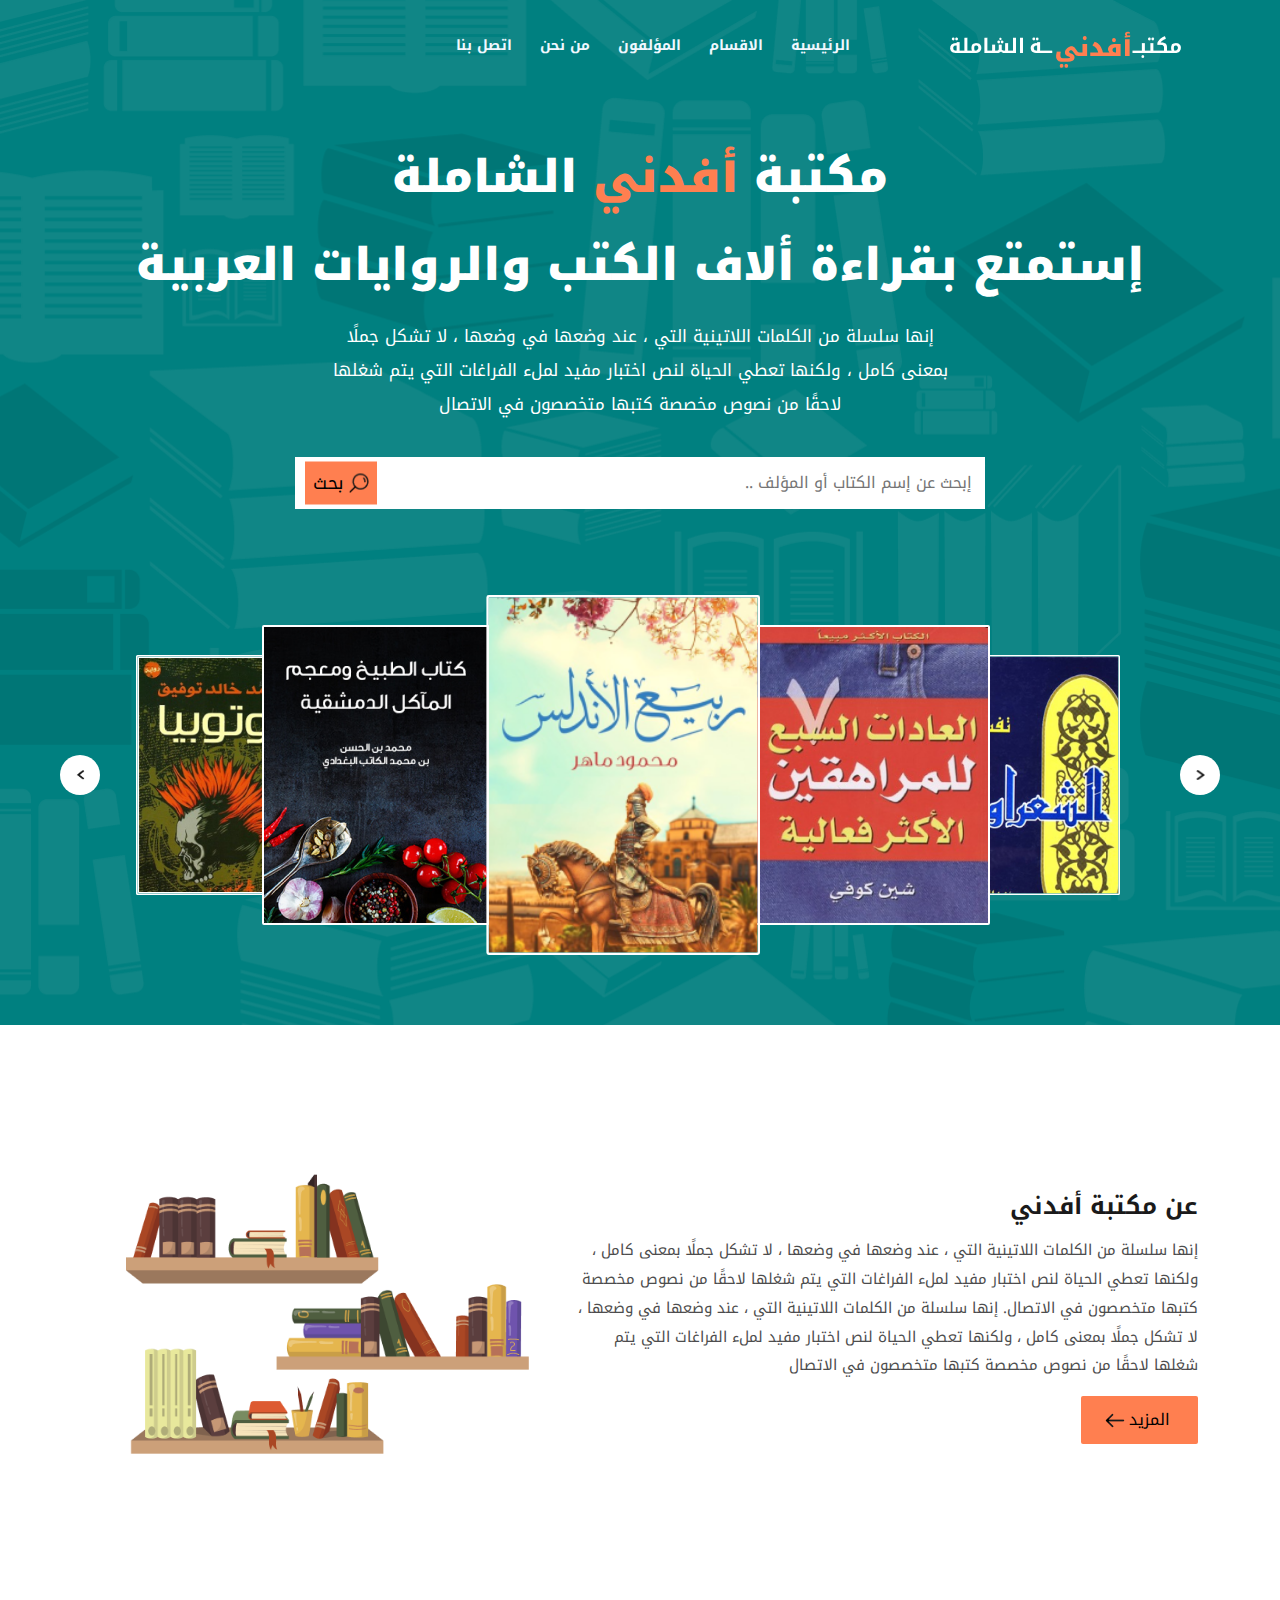
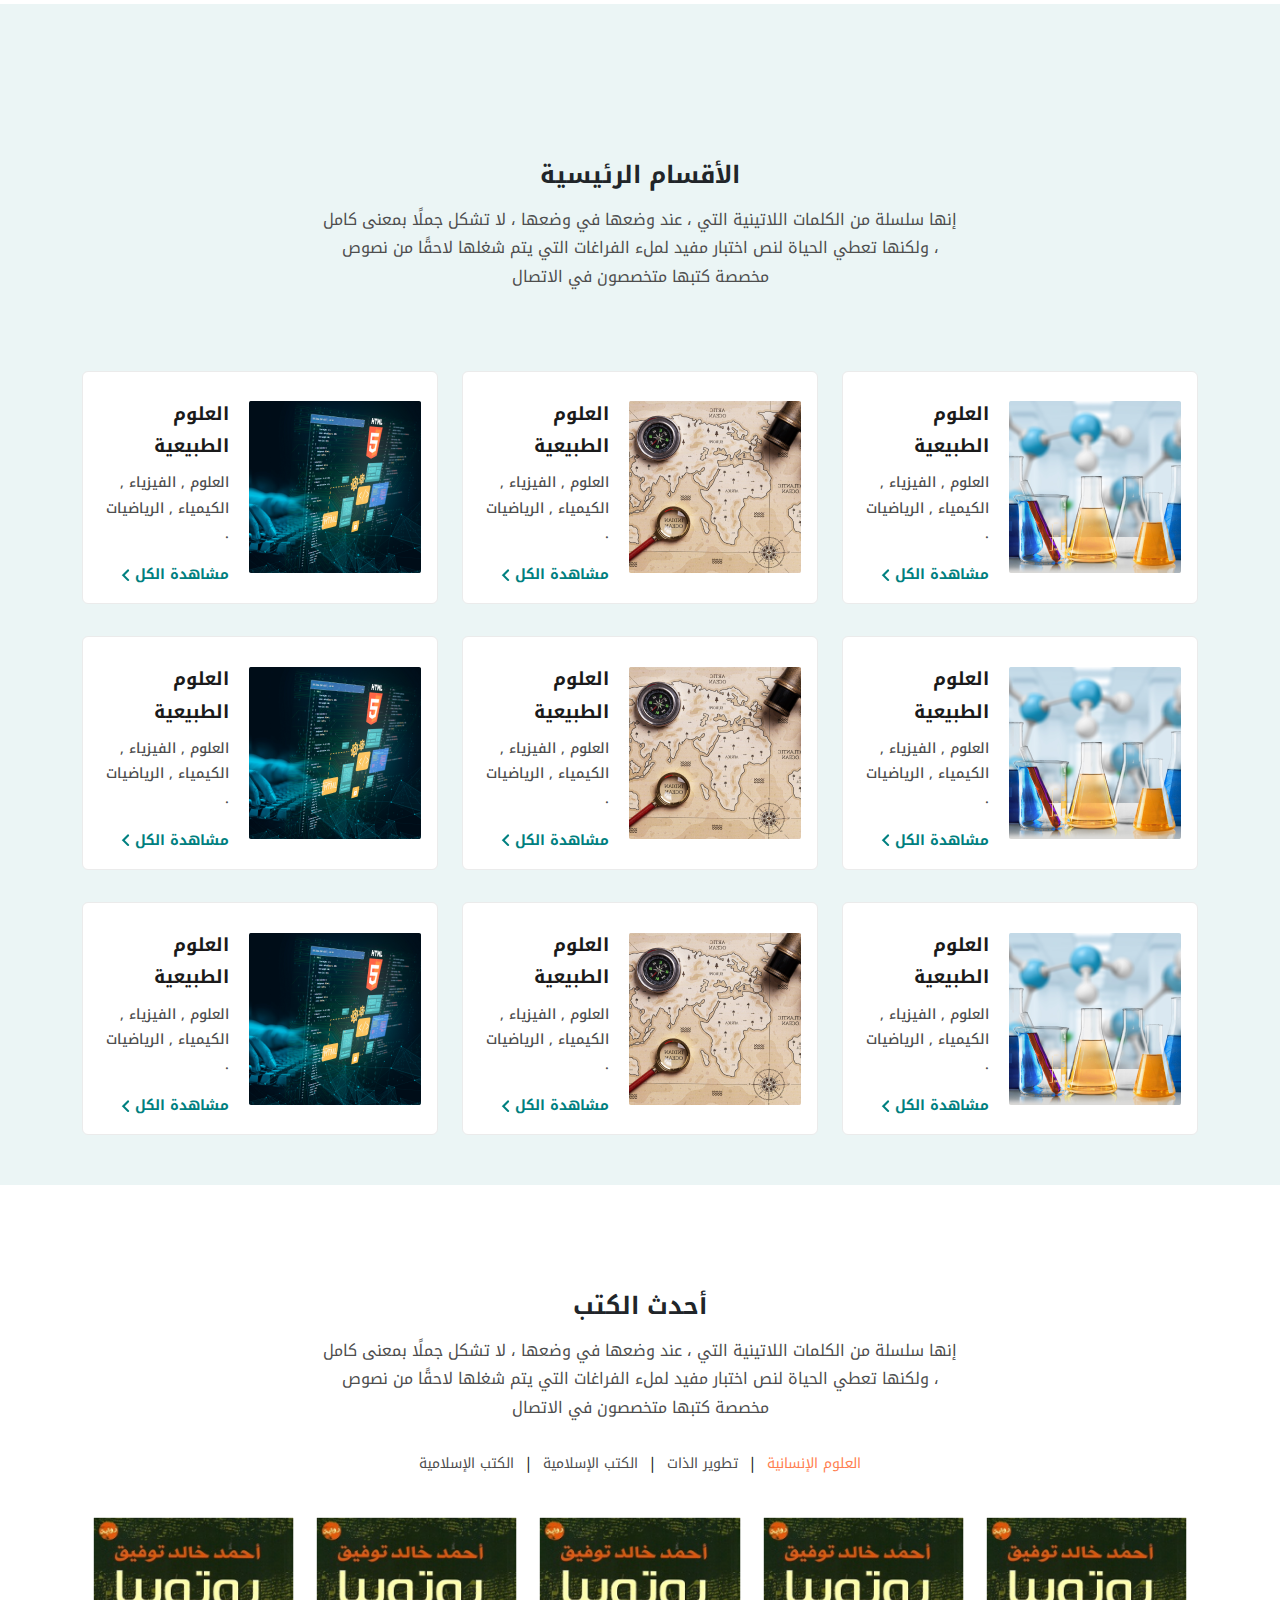
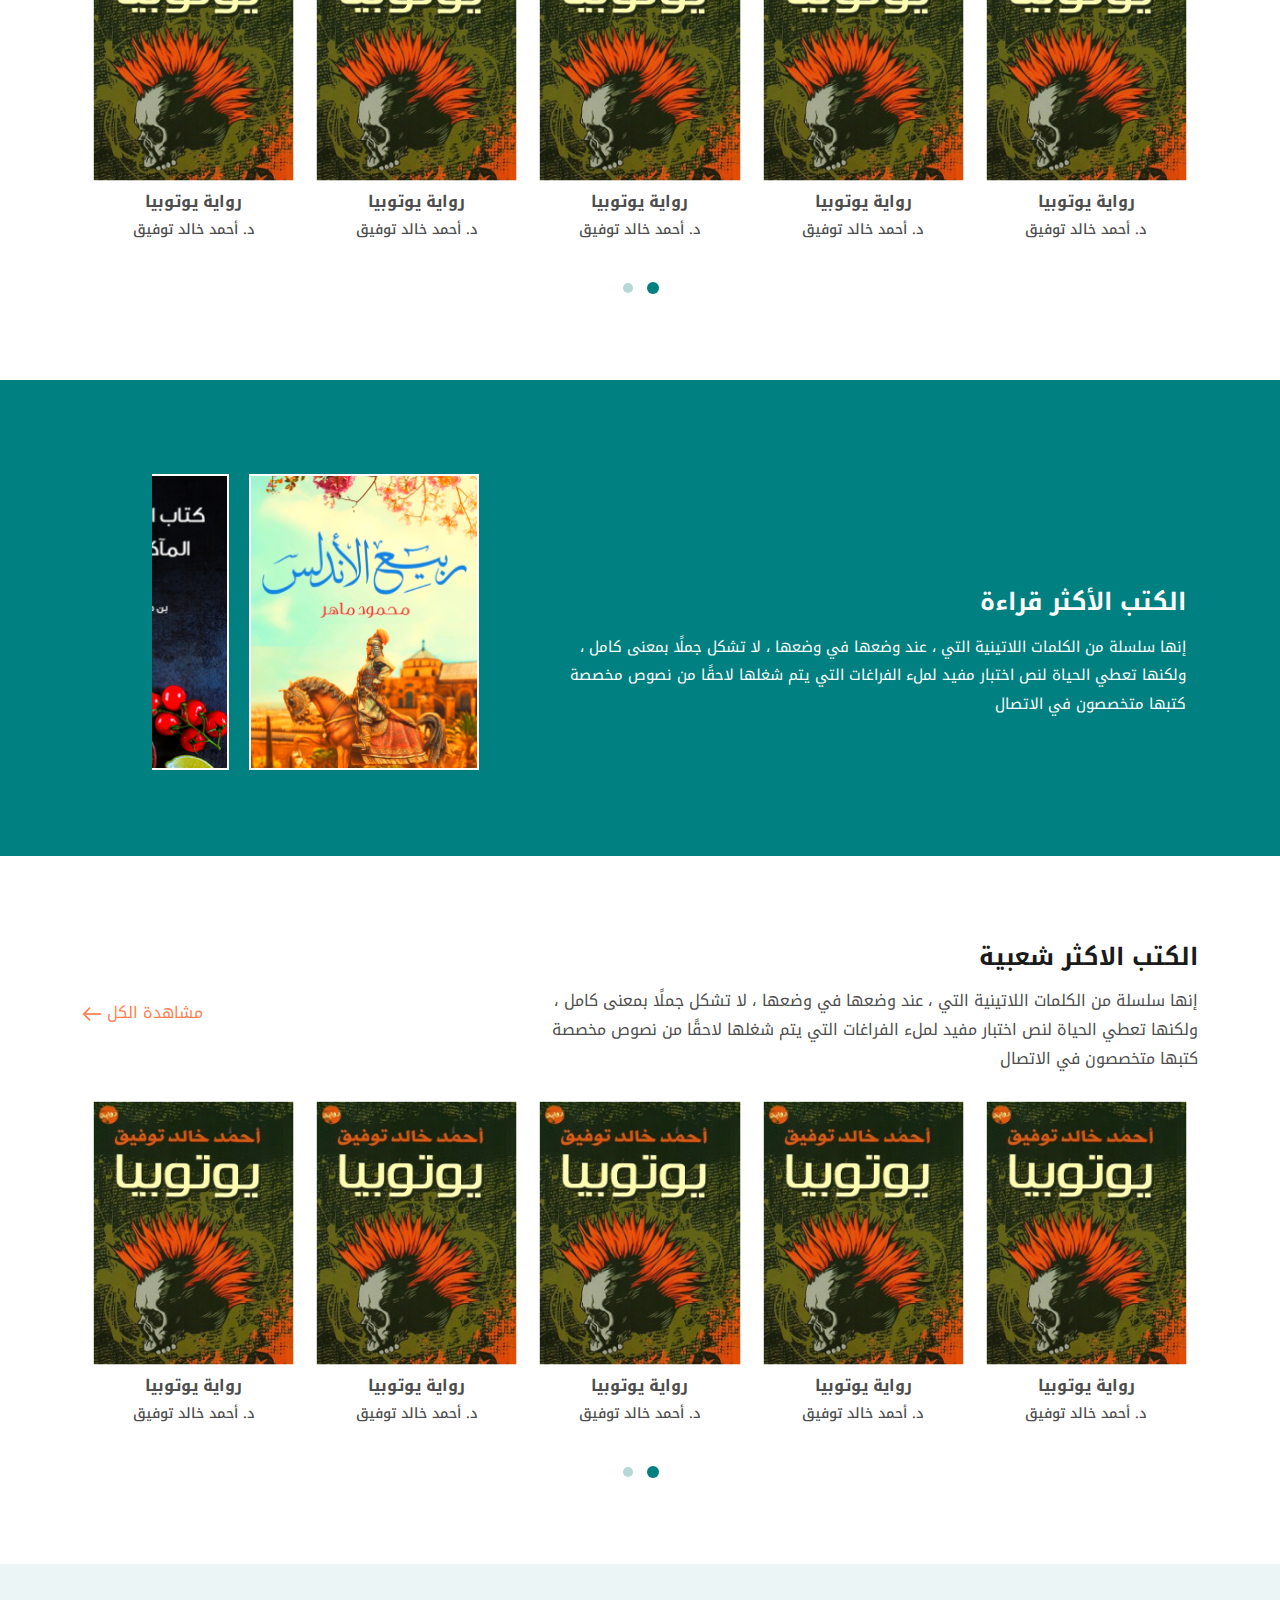
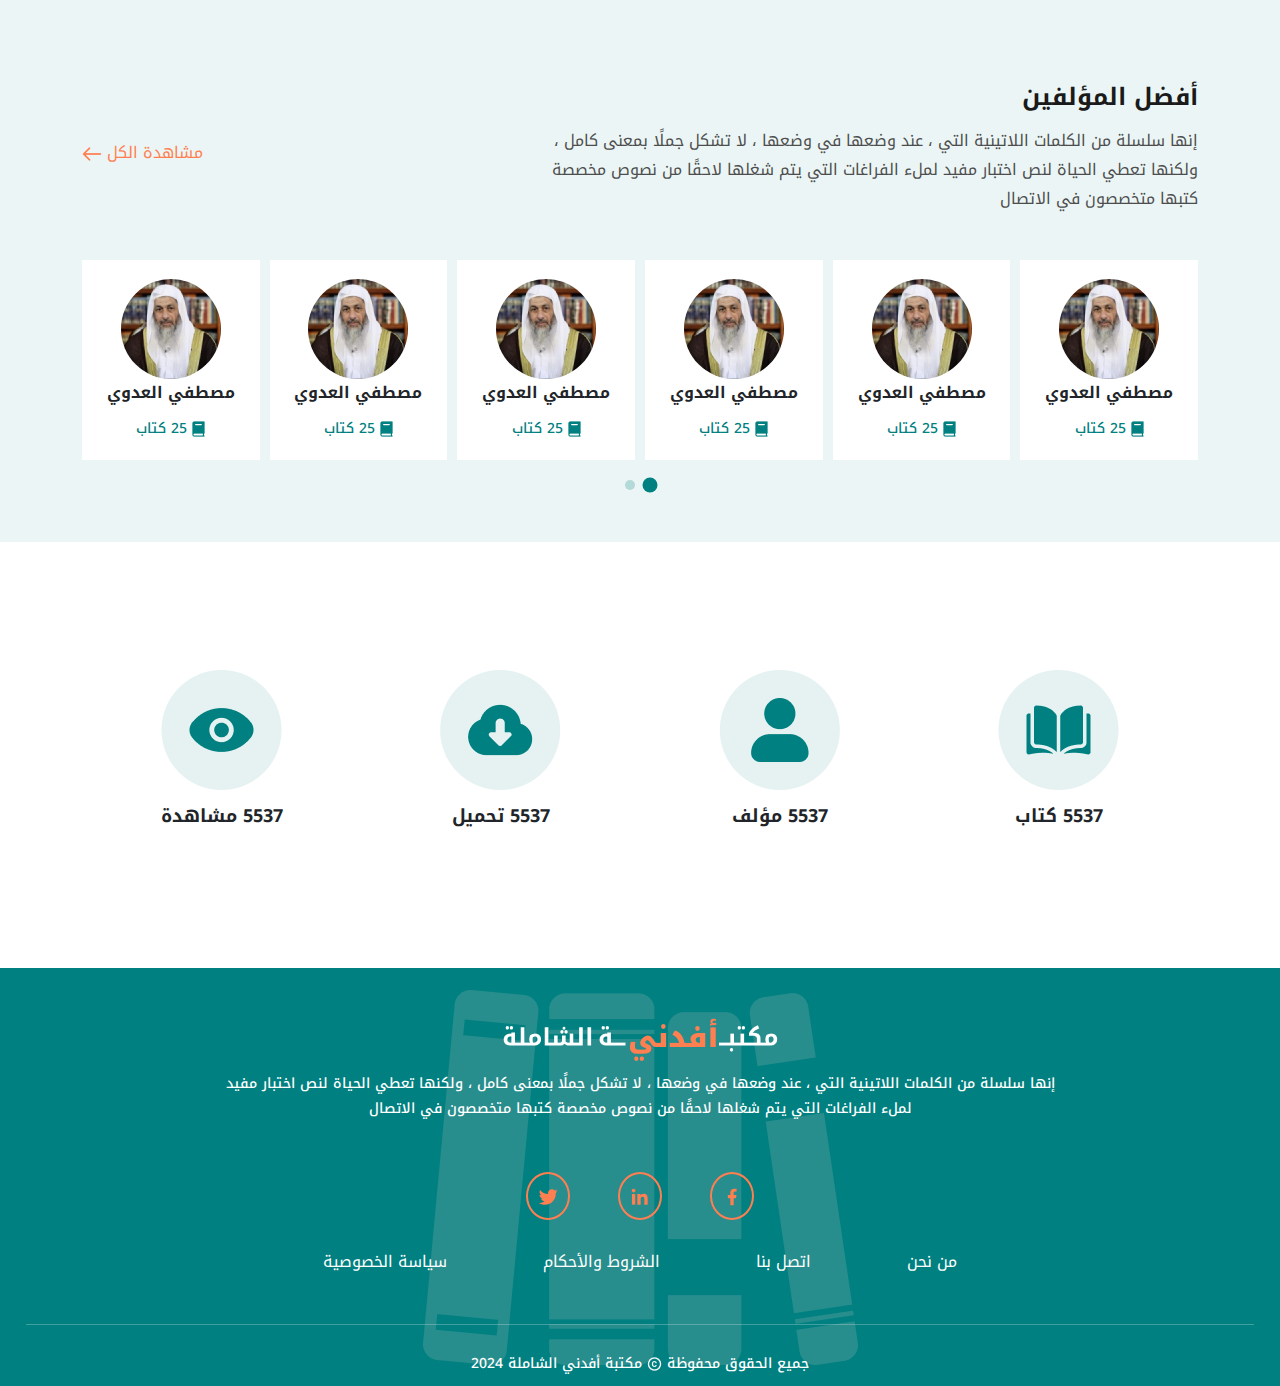
<file: index.html>
<!DOCTYPE html>
<html lang="ar">

<head>
    <meta charset="UTF-8">
    <meta name="viewport" content="width=device-width, initial-scale=1.0">
    <link rel="icon" href="./assets/imgs/liberary.png">

    <!-- font_links -->
    <link rel="preconnect" href="https://fonts.googleapis.com">
    <link rel="preconnect" href="https://fonts.gstatic.com" crossorigin>
    <link href="https://fonts.googleapis.com/css2?family=Noto+Kufi+Arabic:wght@100..900&display=swap" rel="stylesheet">
    <!-- bootstrap -->
    <link href="https://cdn.jsdelivr.net/npm/bootstrap@5.3.3/dist/css/bootstrap.min.css" rel="stylesheet"
        integrity="sha384-QWTKZyjpPEjISv5WaRU9OFeRpok6YctnYmDr5pNlyT2bRjXh0JMhjY6hW+ALEwIH" crossorigin="anonymous">
    <script src="https://cdn.jsdelivr.net/npm/bootstrap@5.3.3/dist/js/bootstrap.bundle.min.js"
        integrity="sha384-YvpcrYf0tY3lHB60NNkmXc5s9fDVZLESaAA55NDzOxhy9GkcIdslK1eN7N6jIeHz"
        crossorigin="anonymous"></script>
    <link rel="stylesheet" type="text/css" href="./css/index.css" />
    <title>أفدني</title>
</head>

<body>
    <div class="home row" id="Home">
        <nav class="navbar navbar-expand-lg w-100">
            <div class="container">

                <button class="navbar-toggler order-lg-1" type="button" data-bs-toggle="collapse"
                    data-bs-target="#navbarNav" aria-controls="navbarNav" aria-expanded="false"
                    aria-label="Toggle navigation">
                    <span class="navbar-toggler-icon"></span>
                </button>
                <div class="navbar_icon"><a href="#Home">
                        <img src="./assets/imgs/icon.png" alt="Home Icon">
                    </a>
                </div>
                <div class="collapse  navbar-collapse order-lg-2" id="navbarNav">
                    <ul class="navbar-nav mx-auto">
                        <li class="nav-item">
                            <a class="nav-link" href="./index.html" onclick="setActive(this)">الرئيسية</a>
                        </li>
                        <li class="nav-item">
                            <a class="nav-link" href="./pages/mainSections.html" onclick="setActive(this)">الاقسام</a>
                        </li>
                        <li class="nav-item">
                            <a class="nav-link" href="./pages/authors.html" onclick="setActive(this)">المؤلفون</a>
                        </li>
                        <li class="nav-item">
                            <a class="nav-link" href="./pages/privaceAndPolicy.html" onclick="setActive(this)">من نحن </a>
                        </li>
                        <li class="nav-item">
                            <a class="nav-link" href="./pages/contactUs.html" onclick="setActive(this)">اتصل بنا</a>
                        </li>
                    </ul>
                </div>

        </nav>

        <div class=" container mid_section">
            <!-- mainHeadersSection -->

            <div class="mid_section-header_container">
                <h2 class="mid_section-header">
                    مكتبة <span class="colored_word">أفدني</span> الشاملة
                </h2>
                <h2 class="mid_section-header">إستمتع بقراءة ألاف الكتب والروايات العربية</h2>

            </div>
            <!-- mainheaderParagraph -->
            <div class="mid_section-header mid_section-paragraph">
                <p>إنها سلسلة من الكلمات اللاتينية التي ، عند وضعها في وضعها ، لا تشكل جملًا بمعنى كامل ، ولكنها تعطي
                    الحياة لنص اختبار مفيد لملء الفراغات التي يتم شغلها لاحقًا من نصوص مخصصة كتبها متخصصون في الاتصال
                </p>
            </div>

            <!-- searchInput -->

            <div class="inputGroup">

                <button class='search-icon'>
                    <img src="./assets/imgs/search.png" /> <span>بحث</span>

                </button>
                <input type="text" placeholder='إبحث عن إسم الكتاب أو المؤلف ..' />
            </div>


            <!-- slider -->

            <div id="carouselExample" class="slider-container ">
                <div class="slider">
                    <a href="./pages/booksDetails.html" class="book-slide prev-2"><img src="./assets/imgs/image 86.png"
                            alt="Book 1"></a>
                    <a href="./pages/booksDetails.html" class="book-slide next-2"><img src="./assets/imgs/story.png" alt="Book 5"></a>
                    <a href="./pages/booksDetails.html" class="book-slide next-1"><img src="./assets/imgs/book 2.png" alt="Book 4"></a>
                    <a href="./pages/booksDetails.html" class="book-slide active"><img src="./assets/imgs/book1.png" alt="Book 3"></a>
                    <a href="./pages/booksDetails.html" class="book-slide prev-1"><img src="./assets/imgs/image 95.png"
                            alt="Book 2"></a>
                </div>
                <button class="prev carousel-control-prev">
                    <span class="carousel-control-prev-icon" aria-hidden="true"></span>
                    <span class="visually-hidden">Previous</span>
                </button>
                <button class="next carousel-control-next">
                    <span class="carousel-control-next-icon" aria-hidden="true"></span>
                    <span class="visually-hidden">Next</span>
                </button>
            </div>

        </div>

    </div>


    <!-- secondSection -->
    <div class="afedny_liberary container">
        <div class="afedny_liberary_about">
            <h3>عن مكتبة أفدني</h3>
            <p>إنها سلسلة من الكلمات اللاتينية التي ، عند وضعها في وضعها ، لا تشكل جملًا بمعنى كامل ، ولكنها تعطي الحياة
                لنص اختبار مفيد لملء الفراغات التي يتم شغلها لاحقًا من نصوص مخصصة كتبها متخصصون في الاتصال. إنها سلسلة
                من الكلمات اللاتينية التي ، عند وضعها في وضعها
                ، لا تشكل جملًا بمعنى كامل ، ولكنها تعطي الحياة لنص اختبار مفيد لملء
                الفراغات التي يتم شغلها لاحقًا من نصوص مخصصة كتبها متخصصون في الاتصال
            </p>

            <button type="button"><span class="mx-1">المزيد</span><img src="./assets/imgs/arrow-to-left.png"></button>
        </div>
        <div class="liberary_image">
            <img src="./assets/imgs/liberary.png">
        </div>

    </div>

    <!-- Sections -->
    <div class="section_category" id="Sections">
        <div class="container">
            <div class="section_category-paragraph">
                <h2>الأقسام الرئيسية</h2>
                <p>إنها سلسلة من الكلمات اللاتينية التي ، عند وضعها في وضعها ، لا تشكل جملًا بمعنى كامل ، ولكنها تعطي
                    الحياة لنص اختبار مفيد لملء الفراغات التي يتم شغلها لاحقًا من نصوص مخصصة كتبها متخصصون في الاتصال
                </p>
            </div>
            <div class="row mt-5">

                <!-- Card 1 -->
                <div class="col-md-4">
                    <div class="card">
                        <div class="card-body d-flex">
                            <img src="./assets/imgs/science (1).png" class="card-img-right" alt="Card image">

                            <div class="card-text">
                                <h3>العلوم الطبيعية</h3>
                                <p>العلوم , الفيزياء , الكيمياء , الرياضيات .</p>
                                <a href="#" class="">مشاهدة الكل <span><img src="./assets/imgs/Vector 2.png"
                                            alt=""></span></a>

                            </div>
                        </div>
                    </div>
                </div>
                <!-- Card 2 -->

                <div class="col-md-4">
                    <div class="card">
                        <div class="card-body d-flex">
                            <img src="./assets/imgs/geo.png" class="card-img-right" alt="Card image">

                            <div class="card-text">
                                <h3>العلوم الطبيعية</h3>
                                <p>العلوم , الفيزياء , الكيمياء , الرياضيات .</p>
                                <a href="#" class="">مشاهدة الكل <span><img src="./assets/imgs/Vector 2.png"
                                            alt=""></span></a>

                            </div>
                        </div>
                    </div>
                </div>
                <!-- Card 3 -->
                <div class="col-md-4">
                    <div class="card">
                        <div class="card-body d-flex">
                            <img src="./assets/imgs/computer.png" class="card-img-right" alt="Card image">

                            <div class="card-text">
                                <h3>العلوم الطبيعية</h3>
                                <p>العلوم , الفيزياء , الكيمياء , الرياضيات .</p>
                                <a href="#" class="">مشاهدة الكل <span><img src="./assets/imgs/Vector 2.png"
                                            alt=""></span></a>

                            </div>
                        </div>
                    </div>
                </div>
                <!-- Card 1 -->
                <div class="col-md-4">
                    <div class="card">
                        <div class="card-body d-flex">
                            <img src="./assets/imgs/science (1).png" class="card-img-right" alt="Card image">

                            <div class="card-text">
                                <h3>العلوم الطبيعية</h3>
                                <p>العلوم , الفيزياء , الكيمياء , الرياضيات .</p>
                                <a href="#" class="">مشاهدة الكل <span><img src="./assets/imgs/Vector 2.png"
                                            alt=""></span></a>

                            </div>
                        </div>
                    </div>
                </div>
                <!-- Card 2 -->

                <div class="col-md-4">
                    <div class="card">
                        <div class="card-body d-flex">
                            <img src="./assets/imgs/geo.png" class="card-img-right" alt="Card image">

                            <div class="card-text">
                                <h3>العلوم الطبيعية</h3>
                                <p>العلوم , الفيزياء , الكيمياء , الرياضيات .</p>
                                <a href="#" class="">مشاهدة الكل <span><img src="./assets/imgs/Vector 2.png"
                                            alt=""></span></a>

                            </div>
                        </div>
                    </div>
                </div>
                <!-- Card 3 -->
                <div class="col-md-4">
                    <div class="card">
                        <div class="card-body d-flex">
                            <img src="./assets/imgs/computer.png" class="card-img-right" alt="Card image">

                            <div class="card-text">
                                <h3>العلوم الطبيعية</h3>
                                <p>العلوم , الفيزياء , الكيمياء , الرياضيات .</p>
                                <a href="#" class="">مشاهدة الكل <span><img src="./assets/imgs/Vector 2.png"
                                            alt=""></span></a>

                            </div>
                        </div>
                    </div>
                </div>
                <!-- Card 1 -->
                <div class="col-md-4">
                    <div class="card">
                        <div class="card-body d-flex">
                            <img src="./assets/imgs/science (1).png" class="card-img-right" alt="Card image">

                            <div class="card-text">
                                <h3>العلوم الطبيعية</h3>
                                <p>العلوم , الفيزياء , الكيمياء , الرياضيات .</p>
                                <a href="#" class="">مشاهدة الكل <span><img src="./assets/imgs/Vector 2.png"
                                            alt=""></span></a>

                            </div>
                        </div>
                    </div>
                </div>
                <!-- Card 2 -->

                <div class="col-md-4">
                    <div class="card">
                        <div class="card-body d-flex">
                            <img src="./assets/imgs/geo.png" class="card-img-right" alt="Card image">

                            <div class="card-text">
                                <h3>العلوم الطبيعية</h3>
                                <p>العلوم , الفيزياء , الكيمياء , الرياضيات .</p>
                                <a href="#" class="">مشاهدة الكل <span><img src="./assets/imgs/Vector 2.png"
                                            alt=""></span></a>

                            </div>
                        </div>
                    </div>
                </div>
                <!-- Card 3 -->
                <div class="col-md-4">
                    <div class="card">
                        <div class="card-body d-flex">
                            <img src="./assets/imgs/computer.png" class="card-img-right" alt="Card image">

                            <div class="card-text">
                                <h3>العلوم الطبيعية</h3>
                                <p>العلوم , الفيزياء , الكيمياء , الرياضيات .</p>
                                <a href="#" class="">مشاهدة الكل <span><img src="./assets/imgs/Vector 2.png"
                                            alt=""></span></a>

                            </div>
                        </div>
                    </div>
                </div>



            </div>



        </div>
    </div>

    <!-- newest Books -->
    <div class="newest_books container">
        <div class="section_category-paragraph">
            <h2>أحدث الكتب</h2>
            <p>إنها سلسلة من الكلمات اللاتينية التي ، عند وضعها في وضعها ، لا تشكل جملًا بمعنى كامل ، ولكنها تعطي
                الحياة لنص اختبار مفيد لملء الفراغات التي يتم شغلها لاحقًا من نصوص مخصصة كتبها متخصصون في الاتصال
            </p>
        </div>

        <div class="newest_books-links">
            <a href="" class="active">العلوم الإنسانية</a> <span>|</span>
            <a href="">تطوير الذات</a><span>|</span>
            <a href="">الكتب الإسلامية</a><span>|</span>
            <a href="">الكتب الإسلامية</a>
        </div>

        <div class="slider-container2">
            <div class="slider-wrapper2">
                <div class="story_slides">
                    <!-- First Slide with 5 images -->
                    <div>

                        <a href="">
                            <img src="./assets/imgs/story.png" alt="Image 1">
                        </a>
                        <h5>رواية يوتوبيا</h5>
                        <p>د. أحمد خالد توفيق</p>
                    </div>
                    <div>
                        <img src="./assets/imgs/story.png" alt="Image 1">
                        <h5>رواية يوتوبيا</h5>
                        <p>د. أحمد خالد توفيق</p>
                    </div>
                    <div>
                        <img src="./assets/imgs/story.png" alt="Image 1">
                        <h5>رواية يوتوبيا</h5>
                        <p>د. أحمد خالد توفيق</p>
                    </div>
                    <div>
                        <img src="./assets/imgs/story.png" alt="Image 1">
                        <h5>رواية يوتوبيا</h5>
                        <p>د. أحمد خالد توفيق</p>
                    </div>
                    <div>
                        <img src="./assets/imgs/story.png" alt="Image 1">
                        <h5>رواية يوتوبيا</h5>
                        <p>د. أحمد خالد توفيق</p>
                    </div>
                    <!-- Repeat for 5 images -->
                </div>
                <div class="slide2">
                    <!-- Subsequent slides with 10 images each -->
                    <div>
                        <img src="./assets/imgs/book1.png" alt="Image 1">
                        <h5>رواية يوتوبيا</h5>
                        <p>د. أحمد خالد توفيق</p>
                    </div>
                    <div>
                        <img src="./assets/imgs/book1.png" alt="Image 1">
                        <h5>رواية يوتوبيا</h5>
                        <p>د. أحمد خالد توفيق</p>
                    </div>
                    <div>
                        <img src="./assets/imgs/book1.png" alt="Image 1">
                        <h5>رواية يوتوبيا</h5>
                        <p>د. أحمد خالد توفيق</p>
                    </div>
                    <div>
                        <img src="./assets/imgs/book1.png" alt="Image 1">
                        <h5>رواية يوتوبيا</h5>
                        <p>د. أحمد خالد توفيق</p>
                    </div>
                    <div>
                        <img src="./assets/imgs/book1.png" alt="Image 1">
                        <h5>رواية يوتوبيا</h5>
                        <p>د. أحمد خالد توفيق</p>
                    </div>
                    <!-- Repeat for 10 images -->
                </div>
                <!-- Add more slides as needed -->
            </div>
            <div class="slider-nav">
                <span class="dot" onclick="currentSlide(1)"></span>
                <span class="dot" onclick="currentSlide(2)"></span>
                <!-- Add more dots as needed -->
            </div>
        </div>



    </div>

    <!-- most Readed -->
    <div class="w-100  most_readed_section">
        <div class="most_readed container ">
            <div class="most_readed-paragraph container ">
                <h3> الكتب الأكثر قراءة</h3>
                <p>
                    إنها سلسلة من الكلمات اللاتينية التي ، عند وضعها في وضعها ، لا تشكل جملًا بمعنى كامل ، ولكنها تعطي
                    الحياة لنص اختبار مفيد لملء الفراغات التي يتم شغلها لاحقًا من نصوص مخصصة كتبها متخصصون في الاتصال

                </p>
            </div>
            <div class="most_readed_wrapper mt-4">
                <ul class="most_readed_items">
                    <li class="most_readed_item">
                        <a href=""> <img src="./assets/imgs/book1.png"></a>
                    </li>
                    <li class="most_readed_item">
                        <a href=""> <img src="./assets/imgs/book 2.png"></a>
                    </li>
                    <li class="most_readed_item">
                        <a href=""> <img src="./assets/imgs/book1.png"></a>
                    </li>
                    <li class="most_readed_item">
                        <a href=""> <img src="./assets/imgs/book 2.png"></a>
                    </li>
                    <li class="most_readed_item">
                        <a href=""> <img src="./assets/imgs/book 2.png"></a>
                    </li>


                </ul>
            </div>

        </div>
    </div>


    <!-- most poular books -->
    <div class="most_popular container">
        <div class="most_popular_paragraph">
            <div class="">
                <h3>الكتب الاكثر شعبية</h3>
                <p>إنها سلسلة من الكلمات اللاتينية التي ، عند وضعها في وضعها ، لا تشكل جملًا بمعنى كامل ، ولكنها تعطي
                    الحياة لنص اختبار مفيد لملء الفراغات التي يتم شغلها لاحقًا من نصوص مخصصة كتبها متخصصون في الاتصال
                </p>
            </div>
            <div class="show_all">
                <a href="">
                    <span>مشاهدة الكل <img src="./assets/imgs/arrow 2.png" alt=""></span>
                </a>
            </div>
        </div>

        <div>
            <div class="slider-container3">
                <div class="slider-wrapper3">
                    <div class="story_slides1">
                        <div>

                            <a href="">
                                <img src="./assets/imgs/story.png" alt="Image 1">
                            </a>
                            <h5>رواية يوتوبيا</h5>
                            <p>د. أحمد خالد توفيق</p>
                        </div>
                        <div>
                            <img src="./assets/imgs/story.png" alt="Image 1">
                            <h5>رواية يوتوبيا</h5>
                            <p>د. أحمد خالد توفيق</p>
                        </div>
                        <div>
                            <img src="./assets/imgs/story.png" alt="Image 1">
                            <h5>رواية يوتوبيا</h5>
                            <p>د. أحمد خالد توفيق</p>
                        </div>
                        <div>
                            <img src="./assets/imgs/story.png" alt="Image 1">
                            <h5>رواية يوتوبيا</h5>
                            <p>د. أحمد خالد توفيق</p>
                        </div>
                        <div>
                            <img src="./assets/imgs/story.png" alt="Image 1">
                            <h5>رواية يوتوبيا</h5>
                            <p>د. أحمد خالد توفيق</p>
                        </div>
                    </div>
                    <div class="slide3">
                        <div>
                            <img src="./assets/imgs/story.png" alt="Image 1">
                            <h5>رواية يوتوبيا</h5>
                            <p>د. أحمد خالد توفيق</p>
                        </div>
                        <div>
                            <img src="./assets/imgs/story.png" alt="Image 1">
                            <h5>رواية يوتوبيا</h5>
                            <p>د. أحمد خالد توفيق</p>
                        </div>
                        <div>
                            <img src="./assets/imgs/story.png" alt="Image 1">
                            <h5>رواية يوتوبيا</h5>
                            <p>د. أحمد خالد توفيق</p>
                        </div>
                        <div>
                            <img src="./assets/imgs/story.png" alt="Image 1">
                            <h5>رواية يوتوبيا</h5>
                            <p>د. أحمد خالد توفيق</p>
                        </div>
                        <div>
                            <img src="./assets/imgs/story.png" alt="Image 1">
                            <h5>رواية يوتوبيا</h5>
                            <p>د. أحمد خالد توفيق</p>
                        </div>
                    </div>
                </div>
                <div class="slider-nav2">
                    <span class="dot1" onclick="currentSlide2(1)"></span>
                    <span class="dot1" onclick="currentSlide2(2)"></span>
                </div>
            </div>
        </div>



    </div>


    <!-- best Authors -->
    <div class="best_authors" id="Authors">
        <div class="most_popular container">
            <div class="most_popular_paragraph">
                <div class="">
                    <h3>أفضل المؤلفين</h3>
                    <p>إنها سلسلة من الكلمات اللاتينية التي ، عند وضعها في وضعها ، لا تشكل جملًا بمعنى كامل ، ولكنها
                        تعطي الحياة لنص اختبار مفيد لملء الفراغات التي يتم شغلها لاحقًا من نصوص مخصصة كتبها متخصصون في
                        الاتصال</p>
                </div>
                <div class="show_all">
                    <a href="">
                        <span>مشاهدة الكل <img src="./assets/imgs/arrow 2.png" alt=""></span>
                    </a>
                </div>
            </div>
        </div>

        <div>
            <div class="autor_slider-container container">
                <div id="slide1" class="card-slide active-slide">
                    <div class="author_card">
                        <img src="./assets/imgs/author.png" class="author_img">
                        <h3>مصطفي العدوي</h3>
                        <span><img src="./assets/imgs/book.png"> 25 كتاب</span>
                    </div>

                    <div class="author_card">
                        <img src="./assets/imgs/author.png" class="author_img">
                        <h3>مصطفي العدوي</h3>
                        <span><img src="./assets/imgs/book.png"> 25 كتاب</span>
                    </div>
                    <div class="author_card">
                        <img src="./assets/imgs/author.png" class="author_img">
                        <h3>مصطفي العدوي</h3>
                        <span><img src="./assets/imgs/book.png"> 25 كتاب</span>
                    </div>
                    <div class="author_card">
                        <img src="./assets/imgs/author.png" class="author_img">
                        <h3>مصطفي العدوي</h3>
                        <span><img src="./assets/imgs/book.png"> 25 كتاب</span>
                    </div>
                    <div class="author_card">
                        <img src="./assets/imgs/author.png" class="author_img">
                        <h3>مصطفي العدوي</h3>
                        <span><img src="./assets/imgs/book.png"> 25 كتاب</span>
                    </div>
                    <div class="author_card">
                        <img src="./assets/imgs/author.png" class="author_img">
                        <h3>مصطفي العدوي</h3>
                        <span><img src="./assets/imgs/book.png"> 25 كتاب</span>
                    </div>

                </div>

                <div id="slide2" class="card-slide">
                    <div class="author_card">
                        <img src="./assets/imgs/book 2.png" class="author_img">
                        <h3>مصطفي العدوي</h3>
                        <span><img src="./assets/imgs/book.png"> 25 كتاب</span>
                    </div>
                    <div class="author_card">
                        <img src="./assets/imgs/author.png" class="author_img">
                        <h3>مصطفي العدوي</h3>
                        <span><img src="./assets/imgs/book.png"> 25 كتاب</span>
                    </div>
                    <div class="author_card">
                        <img src="./assets/imgs/author.png" class="author_img">
                        <h3>مصطفي العدوي</h3>
                        <span><img src="./assets/imgs/book.png"> 25 كتاب</span>
                    </div>
                    <div class="author_card">
                        <img src="./assets/imgs/author.png" class="author_img">
                        <h3>مصطفي العدوي</h3>
                        <span><img src="./assets/imgs/book.png"> 25 كتاب</span>
                    </div>
                    <div class="author_card">
                        <img src="./assets/imgs/author.png" class="author_img">
                        <h3>مصطفي العدوي</h3>
                        <span><img src="./assets/imgs/book.png"> 25 كتاب</span>
                    </div>
                    <div class="author_card">
                        <img src="./assets/imgs/author.png" class="author_img">
                        <h3>مصطفي العدوي</h3>
                        <span><img src="./assets/imgs/book.png"> 25 كتاب</span>
                    </div>
                </div>

                <div class="author_buttons">
                    <button onclick="showSlider('slide1')" class="autor_btn"></button>
                    <button onclick="showSlider('slide2')" class="autor_btn"></button>
                </div>
            </div>
        </div>
    </div>


    <!-- statistics Section -->
    <div class="container">
        <div class="row statistics">
            <div class="stat_section col-12 col-sm-6 col-md-3 d-flex flex-column align-items-center text-center">
                <img src="./assets/imgs/Frame 427322287.png" alt="Books">
                <h3>5537 كتاب</h3>
            </div>
            <div class="stat_section col-12 col-sm-6 col-md-3 d-flex flex-column align-items-center text-center">
                <img src="./assets/imgs/Frame 427322287 (1).png" alt="Authors">
                <h3>5537 مؤلف</h3>
            </div>
            <div class="stat_section col-12 col-sm-6 col-md-3 d-flex flex-column align-items-center text-center">
                <img src="./assets/imgs/Frame 427322287 (2).png" alt="Downloads">
                <h3>5537 تحميل</h3>
            </div>
            <div class="stat_section col-12 col-sm-6 col-md-3 d-flex flex-column align-items-center text-center">
                <img src="./assets/imgs/Frame 427322287 (3).png" alt="Views">
                <h3>5537 مشاهدة</h3>
            </div>
        </div>
    </div>



    <!-- footer -->
    <div class="footer mt-5">
        <div class="container footer_paragraph">
            <img src="./assets/imgs/Frame 427322221.png">
            <p>إنها سلسلة من الكلمات اللاتينية التي ، عند وضعها في وضعها ، لا تشكل جملًا بمعنى كامل ، ولكنها تعطي الحياة
                لنص اختبار مفيد لملء الفراغات التي يتم شغلها لاحقًا من نصوص مخصصة كتبها متخصصون في الاتصال
            </p>

        </div>

        <div class="footer_icons">
            <div class="social_media">
                <img src="./assets/imgs/fb.svg">
            </div>
            <div class="social_media">
                <img src="./assets/imgs/linkedin.svg">
            </div>
            <div class="social_media">
                <img src="./assets/imgs/twitter.svg">
            </div>
        </div>

        <div class="footer_links">
            <a href="">من نحن</a>
            <a href="">اتصل بنا</a>
            <a href="">الشروط والأحكام</a>
            <a href="">سياسة الخصوصية</a>
        </div>

        <hr>
        <div class="all_rights">
            <span>جميع الحقوق محفوظة </span><img src="./assets/imgs/Vector.png">
            <span>مكتبة أفدني الشاملة 2024</span>
        </div>

    </div>

    <script src="./js/index.js"></script>

</body>

</html>
</file>
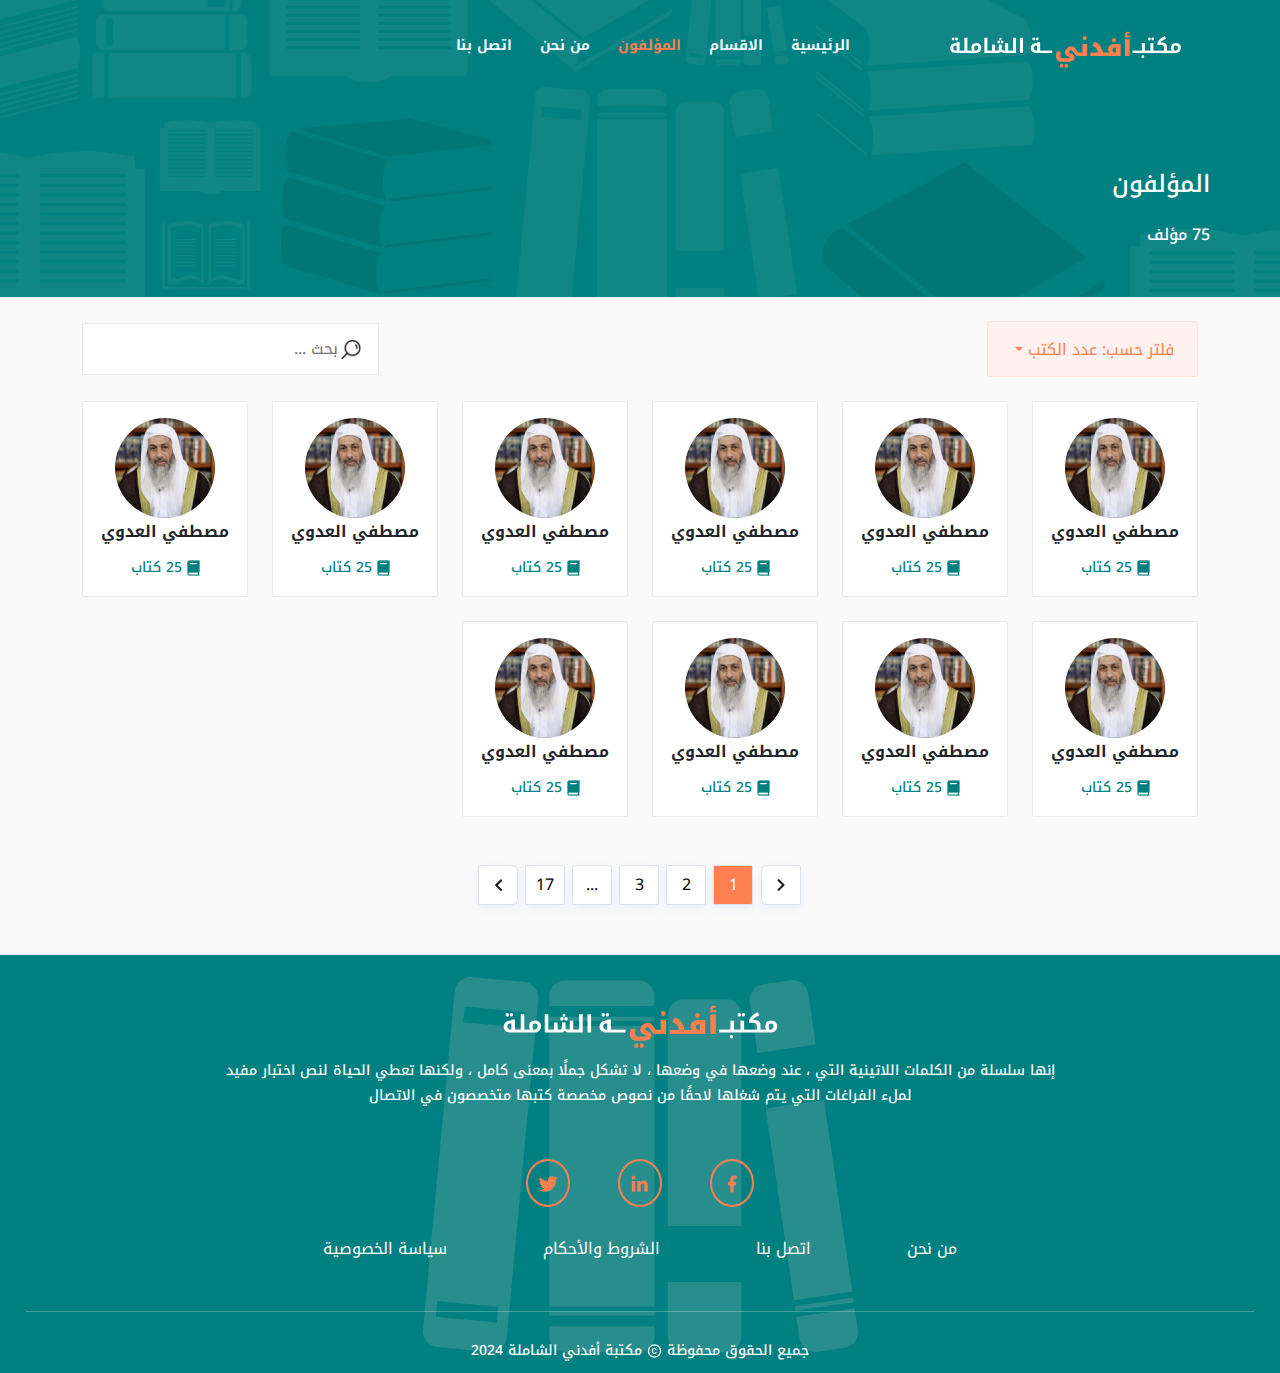
<file: pages/authors.html>
<!DOCTYPE html>
<html lang="en">

<head>
    <meta charset="UTF-8">
    <meta name="viewport" content="width=device-width, initial-scale=1.0">
    <link rel="icon" href="../assets/imgs/liberary.png">

    <!-- font_links -->
    <link rel="preconnect" href="https://fonts.googleapis.com">
    <link rel="preconnect" href="https://fonts.gstatic.com" crossorigin>
    <link href="https://fonts.googleapis.com/css2?family=Noto+Kufi+Arabic:wght@100..900&display=swap" rel="stylesheet">
    <!-- bootstrap -->

    <link href="https://cdn.jsdelivr.net/npm/bootstrap@5.3.3/dist/css/bootstrap.min.css" rel="stylesheet"
        integrity="sha384-QWTKZyjpPEjISv5WaRU9OFeRpok6YctnYmDr5pNlyT2bRjXh0JMhjY6hW+ALEwIH" crossorigin="anonymous">
    <script src="https://cdn.jsdelivr.net/npm/bootstrap@5.3.3/dist/js/bootstrap.bundle.min.js"
        integrity="sha384-YvpcrYf0tY3lHB60NNkmXc5s9fDVZLESaAA55NDzOxhy9GkcIdslK1eN7N6jIeHz" crossorigin="anonymous">
        </script>
    <link rel="stylesheet" type="text/css" href="../css/authors.css" />
    <title>أفدني</title>
</head>

<body>

    <!-- navbar and section name -->
    <div class="mainSections " id="mainSections">
        <nav class="navbar navbar-expand-lg w-100">
            <div class="container">

                <button class="navbar-toggler order-lg-1" type="button" data-bs-toggle="collapse"
                    data-bs-target="#navbarNav" aria-controls="navbarNav" aria-expanded="false"
                    aria-label="Toggle navigation">
                    <span class="navbar-toggler-icon"></span>
                </button>
                <div class="navbar_icon"><a href="../index.html">
                        <img src="../assets/imgs/icon.png" alt="Home Icon">
                    </a>
                </div>
                <div class="collapse  navbar-collapse order-lg-2" id="navbarNav">
                    <ul class="navbar-nav mx-auto">
                        <li class="nav-item">
                            <a class="nav-link " href="../index.html">الرئيسية</a>
                        </li>
                        <li class="nav-item ">
                            <a class="nav-link " href="../pages/mainSections.html">الاقسام</a>
                        </li>
                        <li class="nav-item ">
                            <a class="nav-link active" href="../pages/authors.html">المؤلفون</a>
                        </li>
                        <li class="nav-item">
                            <a class="nav-link" href="./privaceAndPolicy.html">من نحن </a>
                        </li>
                        <li class="nav-item">
                            <a class="nav-link" href="./contactUs.html">اتصل بنا</a>
                        </li>
                    </ul>
                </div>

        </nav>

        <div class="sections_Number container ">
            <h4> المؤلفون</h4>
            <p> 75 مؤلف</p>
        </div>
    </div>

    <!-- filter and search buttons -->
    <div class="filtaration container mt-4">
        <div class="dropdown">
            <button class="btn btn-secondary dropdown-toggle" type="button" id="dropdownMenuButton"
                data-bs-toggle="dropdown" aria-expanded="false">
                فلتر حسب: عدد الكتب
            </button>
            <ul class="dropdown-menu" aria-labelledby="dropdownMenuButton">
                <li><a class="dropdown-item" href="#">test 1</a></li>
                <li><a class="dropdown-item" href="#"> test 2</a></li>
                <li><a class="dropdown-item" href="#"> test 3</a></li>
            </ul>
        </div>

        <div class="search">
            <div class="inputGroup">

                <button class='search-icon'>
                    <img src="../assets/imgs/search.png" />

                </button>
                <input type="text" placeholder='بحث ...' />
            </div>
        </div>
    </div>

    <!-- author cards -->
    <div class="container mt-4">
        <div class="row">
            <div class="autor_info col-12 col-sm-6 col-md-4 col-lg-2 mb-4">
                <a href="../pages/autorDetails.html">
                    <div class="card">
                        <img src="../assets/imgs/author.png" class="author_img">
                        <h3>مصطفي العدوي</h3>
                        <span><img src="../assets/imgs/book.png"> 25 كتاب</span>
                    </div>
                </a>
            </div>


            <div class="autor_info col-12 col-sm-6 col-md-4 col-lg-2 mb-4">
                <a href="../pages/autorDetails.html">
                    <div class="card">
                        <img src="../assets/imgs/author.png" class="author_img">
                        <h3>مصطفي العدوي</h3>
                        <span><img src="../assets/imgs/book.png"> 25 كتاب</span>
                    </div>
                </a>
            </div>

            <div class="autor_info col-12 col-sm-6 col-md-4 col-lg-2 mb-4">
                <a href="../pages/autorDetails.html">
                    <div class="card">
                        <img src="../assets/imgs/author.png" class="author_img">
                        <h3>مصطفي العدوي</h3>
                        <span><img src="../assets/imgs/book.png"> 25 كتاب</span>
                    </div>
                </a>
            </div>


            <div class="autor_info col-12 col-sm-6 col-md-4 col-lg-2 mb-4">
                <a href="../pages/autorDetails.html">
                    <div class="card">
                        <img src="../assets/imgs/author.png" class="author_img">
                        <h3>مصطفي العدوي</h3>
                        <span><img src="../assets/imgs/book.png"> 25 كتاب</span>
                    </div>
                </a>
            </div>

            <div class="autor_info col-12 col-sm-6 col-md-4 col-lg-2 mb-4">
                <a href="../pages/autorDetails.html">
                    <div class="card">
                        <img src="../assets/imgs/author.png" class="author_img">
                        <h3>مصطفي العدوي</h3>
                        <span><img src="../assets/imgs/book.png"> 25 كتاب</span>
                    </div>
                </a>
            </div>

            <div class="autor_info col-12 col-sm-6 col-md-4 col-lg-2 mb-4">
                <a href="../pages/autorDetails.html">
                    <div class="card">
                        <img src="../assets/imgs/author.png" class="author_img">
                        <h3>مصطفي العدوي</h3>
                        <span><img src="../assets/imgs/book.png"> 25 كتاب</span>
                    </div>
                </a>
            </div>

            <div class="autor_info col-12 col-sm-6 col-md-4 col-lg-2 mb-4">
                <a href="../pages/autorDetails.html">
                    <div class="card">
                        <img src="../assets/imgs/author.png" class="author_img">
                        <h3>مصطفي العدوي</h3>
                        <span><img src="../assets/imgs/book.png"> 25 كتاب</span>
                    </div>
                </a>
            </div>

            <div class="autor_info col-12 col-sm-6 col-md-4 col-lg-2 mb-4">
                <a href="../pages/autorDetails.html">
                    <div class="card">
                        <img src="../assets/imgs/author.png" class="author_img">
                        <h3>مصطفي العدوي</h3>
                        <span><img src="../assets/imgs/book.png"> 25 كتاب</span>
                    </div>
                </a>
            </div>

            <div class="autor_info col-12 col-sm-6 col-md-4 col-lg-2 mb-4">
                <a href="../pages/autorDetails.html">
                    <div class="card">
                        <img src="../assets/imgs/author.png" class="author_img">
                        <h3>مصطفي العدوي</h3>
                        <span><img src="../assets/imgs/book.png"> 25 كتاب</span>
                    </div>
                </a>
            </div>

            <div class="autor_info col-12 col-sm-6 col-md-4 col-lg-2 mb-4">
                <a href="../pages/autorDetails.html">
                    <div class="card">
                        <img src="../assets/imgs/author.png" class="author_img">
                        <h3>مصطفي العدوي</h3>
                        <span><img src="../assets/imgs/book.png"> 25 كتاب</span>
                    </div>
                </a>
            </div>



        </div>
    </div>


    <!-- pagination -->

    <nav aria-label="Page navigation ">
        <ul class="pagination justify-content-center mt-4">

            <li class="page-item"><a class="page-link" href="#">
                    <img src="../assets/imgs/next.png">
                </a></li>
            <li class="page-item"><a class="page-link active_btn" href="#">1</a></li>
            <li class="page-item"><a class="page-link" href="#">2</a></li>
            <li class="page-item"><a class="page-link" href="#">3</a></li>
            <li class="page-item"><span class="page-link ">...</span></li>
            <li class="page-item"><a class="page-link" href="#">17</a></li>
            <li class="page-item"><a class="page-link" href="#">
                    <img src="../assets/imgs/prev.png">
                </a></li>
        </ul>
    </nav>


    <!-- footer -->
    <div class="footer mt-5">
        <div class="container footer_paragraph">
            <img src="../assets/imgs/Frame 427322221.png">
            <p>إنها سلسلة من الكلمات اللاتينية التي ، عند وضعها في وضعها ، لا تشكل جملًا بمعنى كامل ، ولكنها تعطي الحياة
                لنص اختبار مفيد لملء الفراغات التي يتم شغلها لاحقًا من نصوص مخصصة كتبها متخصصون في الاتصال
            </p>

        </div>

        <div class="footer_icons">
            <div class="social_media">
                <img src="../assets/imgs/fb.png">
            </div>
            <div class="social_media">
                <img src="../assets/imgs/linkedin.png">
            </div>
            <div class="social_media">
                <img src="../assets/imgs/twitter.png">
            </div>
        </div>

        <div class="footer_links">
            <a href="">من نحن</a>
            <a href="">اتصل بنا</a>
            <a href="">الشروط والأحكام</a>
            <a href="">سياسة الخصوصية</a>
        </div>

        <hr>
        <div class="all_rights">
            <span>جميع الحقوق محفوظة </span><img src="../assets/imgs/Vector.png">
            <span>مكتبة أفدني الشاملة 2024</span>
        </div>

    </div>


</body>

</html>
</file>
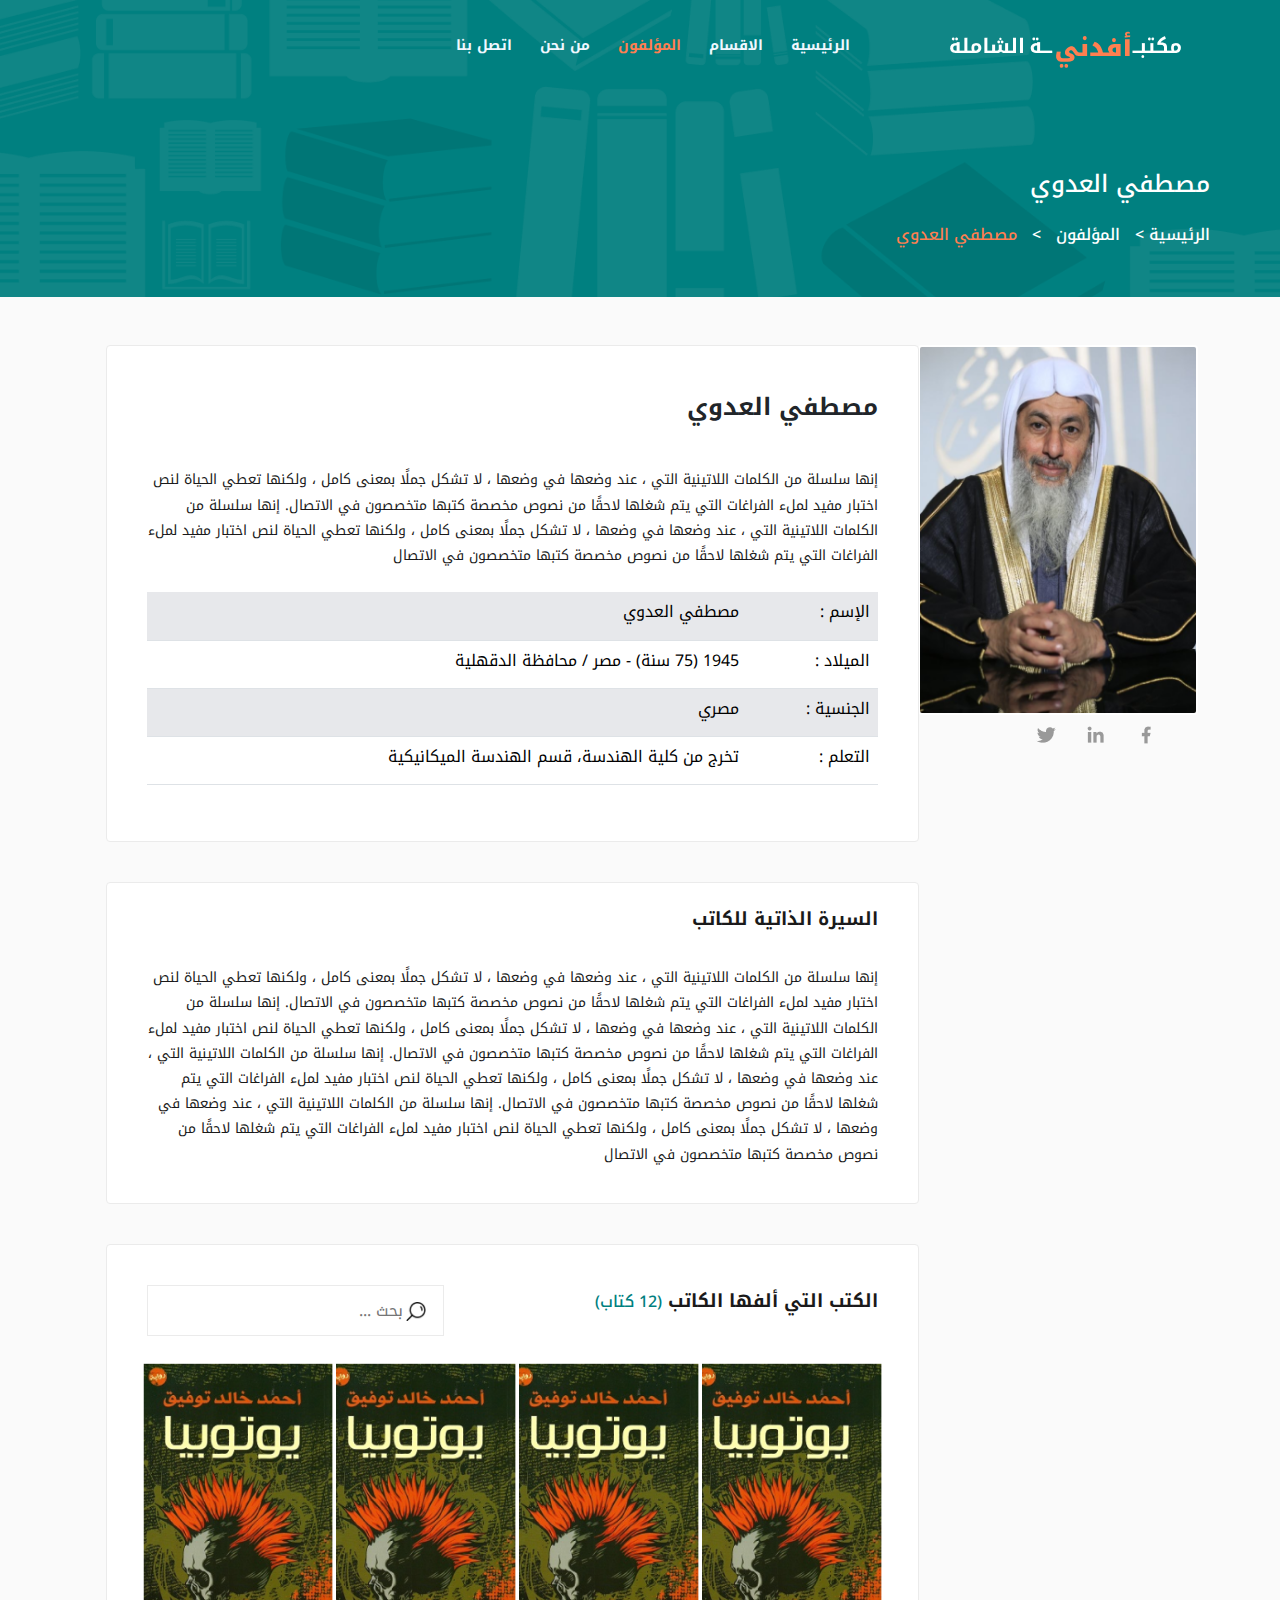
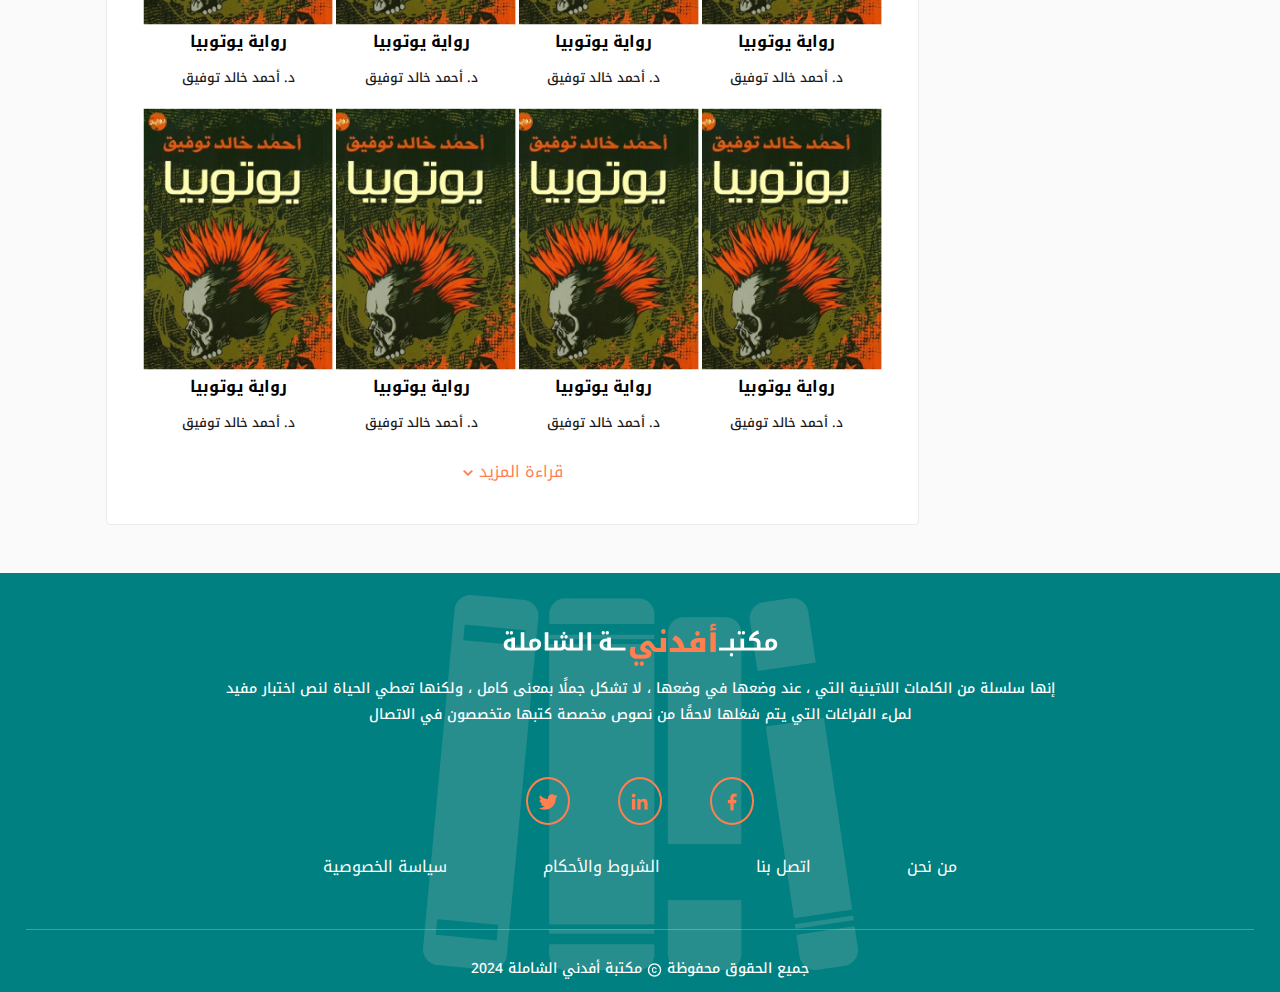
<file: pages/autorDetails.html>
<!DOCTYPE html>
<html lang="en">

<head>
    <meta charset="UTF-8">
    <meta name="viewport" content="width=device-width, initial-scale=1.0">
    <link rel="icon" href="../assets/imgs/liberary.png">

    <!-- font_links -->
    <link rel="preconnect" href="https://fonts.googleapis.com">
    <link rel="preconnect" href="https://fonts.gstatic.com" crossorigin>
    <link href="https://fonts.googleapis.com/css2?family=Noto+Kufi+Arabic:wght@100..900&display=swap" rel="stylesheet">
    <!-- bootstrap -->

    <link href="https://cdn.jsdelivr.net/npm/bootstrap@5.3.3/dist/css/bootstrap.min.css" rel="stylesheet"
        integrity="sha384-QWTKZyjpPEjISv5WaRU9OFeRpok6YctnYmDr5pNlyT2bRjXh0JMhjY6hW+ALEwIH" crossorigin="anonymous">
    <script src="https://cdn.jsdelivr.net/npm/bootstrap@5.3.3/dist/js/bootstrap.bundle.min.js"
        integrity="sha384-YvpcrYf0tY3lHB60NNkmXc5s9fDVZLESaAA55NDzOxhy9GkcIdslK1eN7N6jIeHz"
        crossorigin="anonymous"></script>
    <link rel="stylesheet" type="text/css" href="../css/autor_details.css" />
    <!-- jQuery -->
    <script src="https://code.jquery.com/jquery-3.6.0.min.js"></script>
    <!-- Bootstrap JS -->
    <script src="https://maxcdn.bootstrapcdn.com/bootstrap/4.5.2/js/bootstrap.min.js"></script>

    <title>أفدني</title>
</head>

<body>
    <!-- navbar and section name -->
    <div class="mainSections " id="mainSections">
        <nav class="navbar navbar-expand-lg w-100">
            <div class="container">

                <button class="navbar-toggler order-lg-1" type="button" data-bs-toggle="collapse"
                    data-bs-target="#navbarNav" aria-controls="navbarNav" aria-expanded="false"
                    aria-label="Toggle navigation">
                    <span class="navbar-toggler-icon"></span>
                </button>
                <div class="navbar_icon"><a href="../index.html">
                        <img src="../assets/imgs/icon.png" alt="Home Icon">
                    </a>
                </div>
                <div class="collapse  navbar-collapse order-lg-2" id="navbarNav">
                    <ul class="navbar-nav mx-auto">
                        <li class="nav-item">
                            <a class="nav-link " href="../index.html">الرئيسية</a>
                        </li>
                        <li class="nav-item">
                            <a class="nav-link " href="../pages/mainSections.html">الاقسام</a>
                        </li>
                        <li class="nav-item">
                            <a class="nav-link active" href="../pages/authors.html">المؤلفون</a>
                        </li>
                        <li class="nav-item">
                            <a class="nav-link" href="./privaceAndPolicy.html">من نحن </a>
                        </li>
                        <li class="nav-item">
                            <a class="nav-link" href="./contactUs.html">اتصل بنا</a>
                        </li>
                    </ul>
                </div>

        </nav>

        <div class="sections_Number container ">
            <h4>مصطفي العدوي</h4>
            <p>
                الرئيسية > &nbsp; المؤلفون &nbsp; > <span>&nbsp; مصطفي العدوي
                    &nbsp;</span>
            </p>
        </div>
    </div>
    <!-- author_details body -->

    <div class="main">
        <div class="container mt-5">
            <div class="books_details row ">
                <!-- author image -->
                <div class="book_image col-3 ">
                    <div class="image">
                        <img src="../assets/imgs/aurhor_details.png">
                    </div>
                    <div class="share_book">

                        <div class="social_media2">
                            <img src="../assets/imgs/fb (1).png">
                            <img src="../assets/imgs/linkedin1.png">
                            <img src="../assets/imgs/twitter1.png">
                        </div>
                    </div>
                </div>

                <!-- books first Section -->
                <div class="all_books_details col-9 ">

                    <div class="first_section_container">
                        <div class="header_section">
                            <div class="book_author_evaluation">
                                <h2> مصطفي العدوي</h2>
                            </div>
                        </div>


                        <!-- paragraph -->
                        <div class="about_book">
                            <p id="content">
                                إنها سلسلة من الكلمات اللاتينية التي ، عند وضعها في وضعها ، لا تشكل جملًا بمعنى كامل ،
                                ولكنها تعطي الحياة لنص اختبار مفيد لملء الفراغات التي يتم شغلها لاحقًا من نصوص مخصصة
                                كتبها متخصصون في الاتصال. إنها سلسلة من الكلمات اللاتينية
                                التي ، عند وضعها في وضعها ، لا تشكل جملًا بمعنى كامل ، ولكنها تعطي الحياة لنص اختبار
                                مفيد لملء الفراغات
                                التي يتم شغلها لاحقًا من نصوص مخصصة كتبها متخصصون في الاتصال
                            </p>

                        </div>


                        <!-- table -->
                        <table class="table table-striped mt-4">

                            <tbody>
                                <tr>
                                    <td>الإسم : </td>
                                    <td>مصطفي العدوي</td>
                                </tr>
                                <tr>
                                    <td>الميلاد :</td>
                                    <td>1945 (75 سنة) - مصر / محافظة الدقهلية</td>
                                </tr>
                                <tr>
                                    <td> الجنسية :</td>
                                    <td>مصري</td>
                                </tr>
                                <tr>
                                    <td> التعلم :</td>
                                    <td>تخرج من كلية الهندسة، قسم الهندسة الميكانيكية</td>
                                </tr>
                            </tbody>
                        </table>
                    </div>
                    <!-- book overview second section -->
                    <div class="overview ">
                        <h2>السيرة الذاتية للكاتب</h2>
                        <div class="about_book">
                            <p>
                                إنها سلسلة من الكلمات اللاتينية التي ، عند وضعها في وضعها ، لا تشكل جملًا بمعنى كامل ،
                                ولكنها تعطي الحياة لنص اختبار مفيد لملء الفراغات التي يتم شغلها لاحقًا من نصوص مخصصة
                                كتبها متخصصون في الاتصال. إنها سلسلة من الكلمات اللاتينية التي ، عند وضعها في وضعها ، لا
                                تشكل جملًا بمعنى كامل ، ولكنها تعطي الحياة لنص اختبار مفيد لملء الفراغات التي يتم شغلها
                                لاحقًا من نصوص مخصصة كتبها متخصصون في الاتصال. إنها سلسلة من الكلمات اللاتينية التي ،
                                عند وضعها في وضعها ، لا تشكل جملًا بمعنى كامل ، ولكنها تعطي الحياة لنص اختبار مفيد لملء
                                الفراغات التي يتم شغلها لاحقًا من نصوص مخصصة كتبها متخصصون في الاتصال. إنها سلسلة من
                                الكلمات اللاتينية التي ، عند وضعها في وضعها ، لا تشكل جملًا بمعنى كامل
                                ، ولكنها تعطي الحياة
                                لنص اختبار مفيد لملء الفراغات التي يتم شغلها لاحقًا من نصوص مخصصة كتبها متخصصون في
                                الاتصال
                            </p>
                        </div>

                    </div>


                    <!--author  books  -->
                    <div class="author_books ">
                        <div class="author_books_header">
                            <h2> الكتب التي ألفها الكاتب <span>(12 كتاب)</span></h2>
                            <div class="search">
                                <div class="inputGroup">

                                    <button class='search-icon'>
                                        <img src="../assets/imgs/search.png" />

                                    </button>
                                    <input type="text" placeholder='بحث ...' />
                                </div>
                            </div>
                        </div>
                        <div class="container mt-4 books_container">
                            <div class="row">
                                <div class="book_info col-12 col-sm-6 col-md-4 col-lg-3 mb-4">
                                    <a href="../pages/booksDetails.html">
                                        <div>
                                            <img src="../assets/imgs/story.png" class="author_img" alt="Book Image">
                                            <h3>رواية يوتوبيا</h3>
                                            <span>د. أحمد خالد توفيق</span>
                                        </div>
                                    </a>
                                </div>

                                <div class="book_info col-12 col-sm-6 col-md-4 col-lg-3 mb-4">
                                    <a href="../pages/booksDetails.html">
                                        <div>
                                            <img src="../assets/imgs/story.png" class="author_img" alt="Book Image">
                                            <h3>رواية يوتوبيا</h3>
                                            <span>د. أحمد خالد توفيق</span>
                                        </div>
                                    </a>
                                </div>

                                <div class="book_info col-12 col-sm-6 col-md-4 col-lg-3 mb-4">
                                    <a href="../pages/booksDetails.html">
                                        <div>
                                            <img src="../assets/imgs/story.png" class="author_img" alt="Book Image">
                                            <h3>رواية يوتوبيا</h3>
                                            <span>د. أحمد خالد توفيق</span>
                                        </div>
                                    </a>
                                </div>

                                <div class="book_info col-12 col-sm-6 col-md-4 col-lg-3 mb-4">
                                    <a href="../pages/booksDetails.html">
                                        <div>
                                            <img src="../assets/imgs/story.png" class="author_img" alt="Book Image">
                                            <h3>رواية يوتوبيا</h3>
                                            <span>د. أحمد خالد توفيق</span>
                                        </div>
                                    </a>
                                </div>

                                <div class="book_info col-12 col-sm-6 col-md-4 col-lg-3 mb-4">
                                    <a href="../pages/booksDetails.html">
                                        <div>
                                            <img src="../assets/imgs/story.png" class="author_img" alt="Book Image">
                                            <h3>رواية يوتوبيا</h3>
                                            <span>د. أحمد خالد توفيق</span>
                                        </div>
                                    </a>
                                </div>

                                <div class="book_info col-12 col-sm-6 col-md-4 col-lg-3 mb-4">
                                    <a href="../pages/booksDetails.html">
                                        <div>
                                            <img src="../assets/imgs/story.png" class="author_img" alt="Book Image">
                                            <h3>رواية يوتوبيا</h3>
                                            <span>د. أحمد خالد توفيق</span>
                                        </div>
                                    </a>
                                </div>

                                <div class="book_info col-12 col-sm-6 col-md-4 col-lg-3 mb-4">
                                    <a href="../pages/booksDetails.html">
                                        <div>
                                            <img src="../assets/imgs/story.png" class="author_img" alt="Book Image">
                                            <h3>رواية يوتوبيا</h3>
                                            <span>د. أحمد خالد توفيق</span>
                                        </div>
                                    </a>
                                </div>

                                <div class="book_info col-12 col-sm-6 col-md-4 col-lg-3 mb-4">
                                    <a href="../pages/booksDetails.html">
                                        <div>
                                            <img src="../assets/imgs/story.png" class="author_img" alt="Book Image">
                                            <h3>رواية يوتوبيا</h3>
                                            <span>د. أحمد خالد توفيق</span>
                                        </div>
                                    </a>
                                </div>

                            </div>

                            <div class="show_more">
                                <a> قراءة المزيد <img src="../assets/imgs/arrow-bottom.png"></a>

                            </div>

                        </div>

                    </div>


                </div>


            </div>


        </div>
        <!-- footer -->

        <div class="footer mt-5">
            <div class="container footer_paragraph">
                <img src="../assets/imgs/Frame 427322221.png">
                <p>إنها سلسلة من الكلمات اللاتينية التي ، عند وضعها في وضعها ، لا تشكل جملًا بمعنى كامل ، ولكنها تعطي
                    الحياة
                    لنص اختبار مفيد لملء الفراغات التي يتم شغلها لاحقًا من نصوص مخصصة كتبها متخصصون في الاتصال
                </p>

            </div>

            <div class="footer_icons">
                <div class="social_media">
                    <img src="../assets/imgs/fb.png">
                </div>
                <div class="social_media">
                    <img src="../assets/imgs/linkedin.png">
                </div>
                <div class="social_media">
                    <img src="../assets/imgs/twitter.png">
                </div>
            </div>

            <div class="footer_links">
                <a href="">من نحن</a>
                <a href="">اتصل بنا</a>
                <a href="">الشروط والأحكام</a>
                <a href="">سياسة الخصوصية</a>
            </div>

            <hr>
            <div class="all_rights">
                <span>جميع الحقوق محفوظة </span><img src="../assets/imgs/Vector.png">
                <span>مكتبة أفدني الشاملة 2024</span>
            </div>

        </div>

    </div>


</body>

</html>
</file>
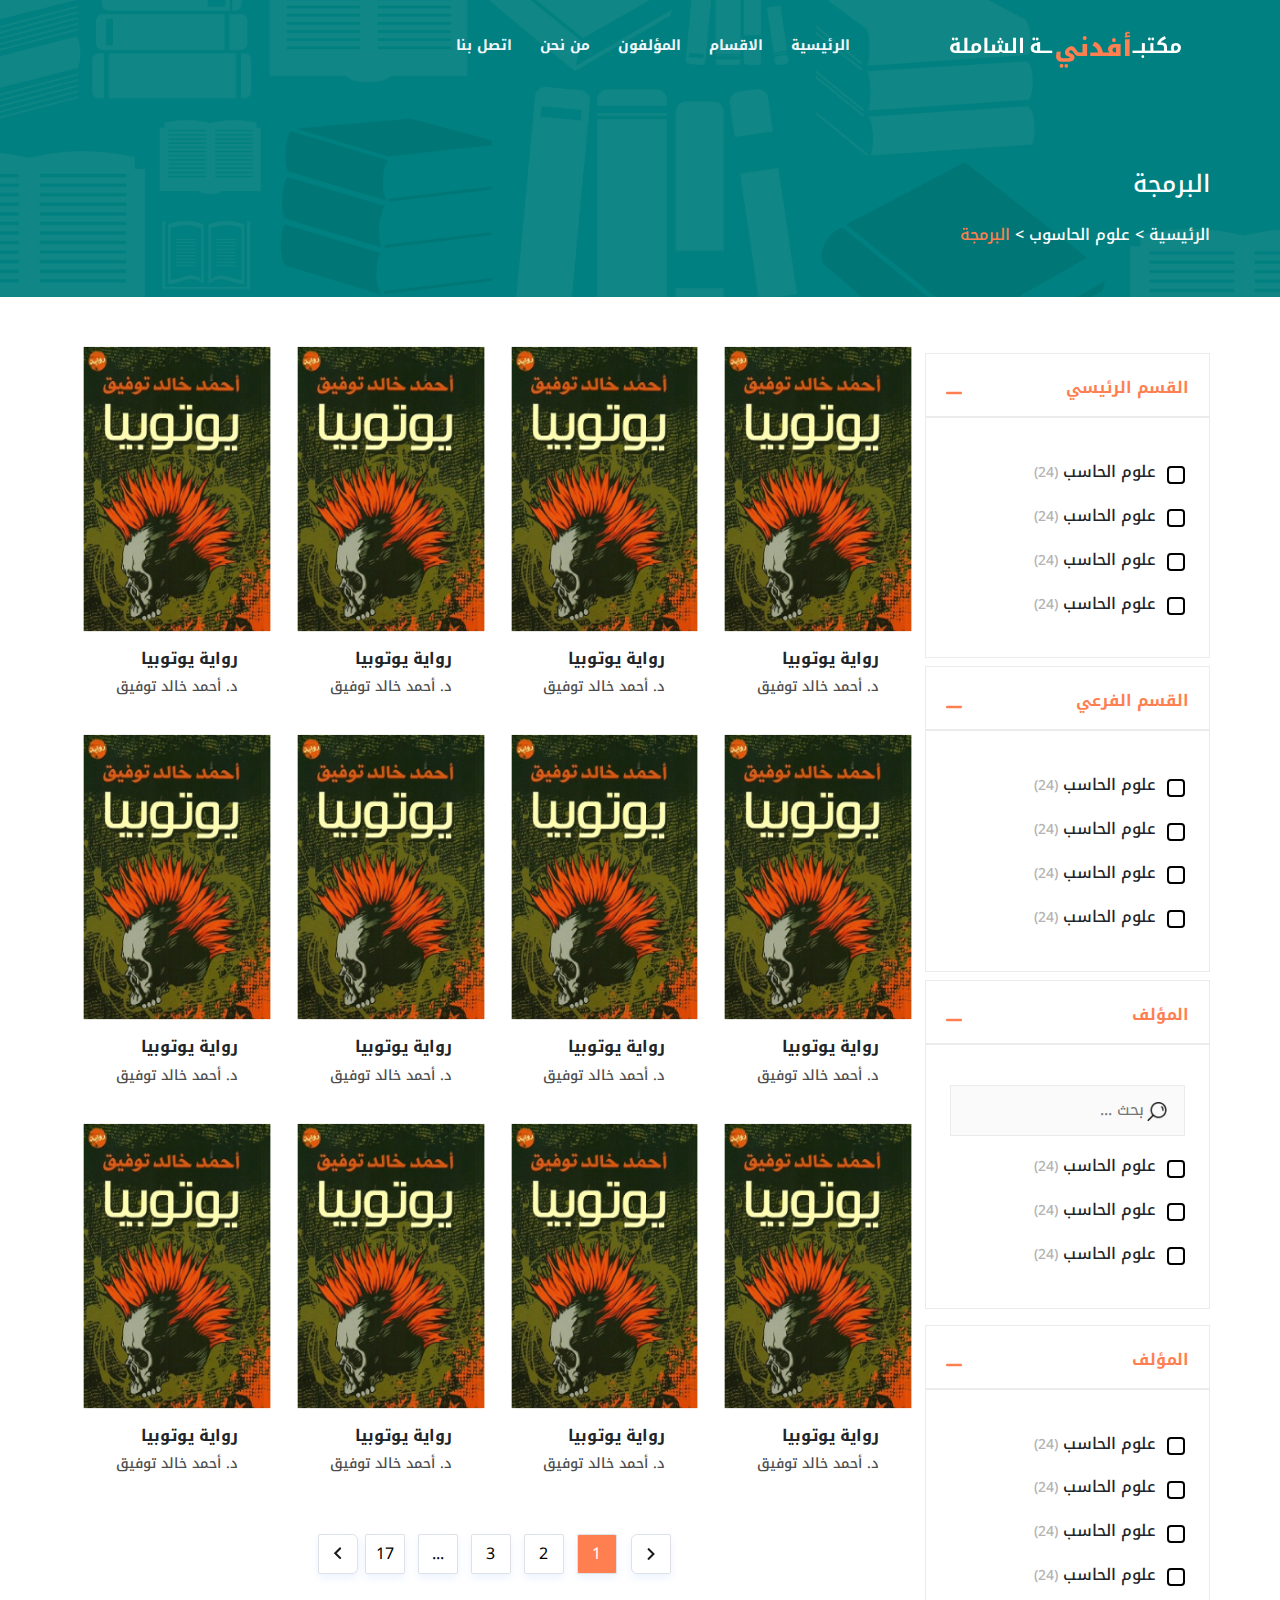
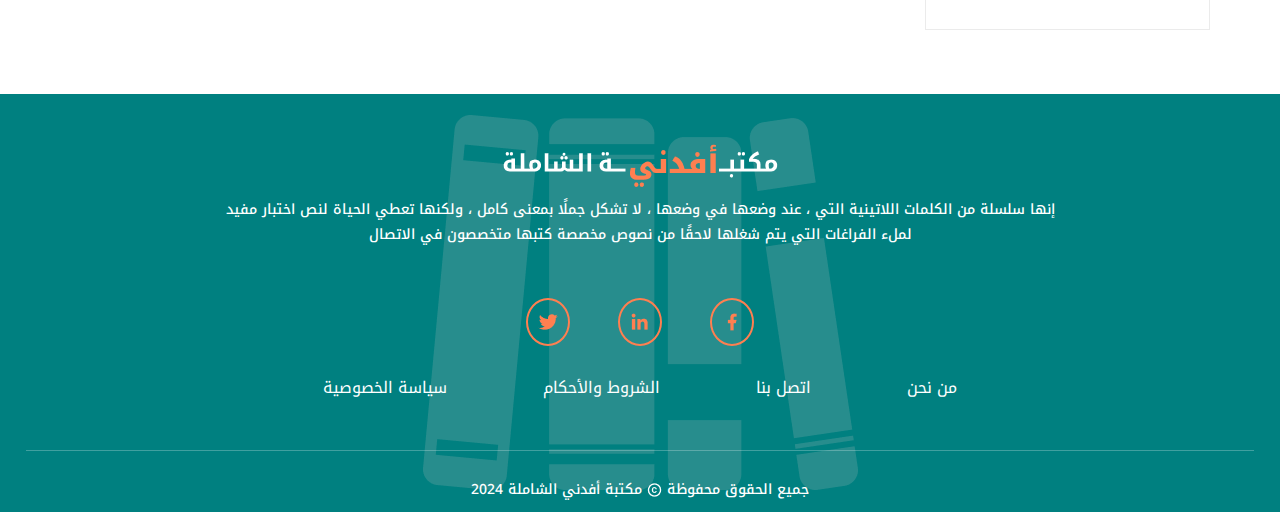
<file: pages/books.html>
<!DOCTYPE html>
<html lang="en">

<head>
    <meta charset="UTF-8">
    <meta name="viewport" content="width=device-width, initial-scale=1.0">
    <link rel="icon" href="../assets/imgs/liberary.png">

    <!-- font_links -->
    <link rel="preconnect" href="https://fonts.googleapis.com">
    <link rel="preconnect" href="https://fonts.gstatic.com" crossorigin>
    <link href="https://fonts.googleapis.com/css2?family=Noto+Kufi+Arabic:wght@100..900&display=swap" rel="stylesheet">
    <!-- bootstrap -->

    <link href="https://cdn.jsdelivr.net/npm/bootstrap@5.3.3/dist/css/bootstrap.min.css" rel="stylesheet"
        integrity="sha384-QWTKZyjpPEjISv5WaRU9OFeRpok6YctnYmDr5pNlyT2bRjXh0JMhjY6hW+ALEwIH" crossorigin="anonymous">
    <script src="https://cdn.jsdelivr.net/npm/bootstrap@5.3.3/dist/js/bootstrap.bundle.min.js"
        integrity="sha384-YvpcrYf0tY3lHB60NNkmXc5s9fDVZLESaAA55NDzOxhy9GkcIdslK1eN7N6jIeHz"
        crossorigin="anonymous"></script>
    <link rel="stylesheet" type="text/css" href="../css/books.css" />
    <title>أفدني</title>
</head>

<body>
    <!-- navbar and section name -->
    <div class="mainSections " id="mainSections">
        <nav class="navbar navbar-expand-lg w-100">
            <div class="container">

                <button class="navbar-toggler order-lg-1" type="button" data-bs-toggle="collapse"
                    data-bs-target="#navbarNav" aria-controls="navbarNav" aria-expanded="false"
                    aria-label="Toggle navigation">
                    <span class="navbar-toggler-icon"></span>
                </button>
                <div class="navbar_icon"><a href="../index.html">
                        <img src="../assets/imgs/icon.png" alt="Home Icon">
                    </a>
                </div>
                <div class="collapse  navbar-collapse order-lg-2" id="navbarNav">
                    <ul class="navbar-nav mx-auto">
                        <li class="nav-item">
                            <a class="nav-link " href="../index.html">الرئيسية</a>
                        </li>
                        <li class="nav-item active">
                            <a class="nav-link " href="./mainSections.html">الاقسام</a>
                        </li>
                        <li class="nav-item">
                            <a class="nav-link" href="./authors.html">المؤلفون</a>
                        </li>
                        <li class="nav-item">
                            <a class="nav-link" href="./privaceAndPolicy.html">من نحن </a>
                        </li>
                        <li class="nav-item">
                            <a class="nav-link" href="./contactUs.html">اتصل بنا</a>
                        </li>
                    </ul>
                </div>

        </nav>

        <div class="sections_Number container ">
            <h4> البرمجة</h4>
            <p> الرئيسية > علوم الحاسوب > <span>البرمجة</span></p>
        </div>
    </div>


    <div class="container">
        <button id="sidebarToggle" class="sidebar-toggle-btn">Filter</button>

        <div class="row ">

            <div class="col-lg-3 col-md-4 col-12 mt-5" id="sidebar">
                <!-- fisrt filter -->
                <div class="row mt-2 ">
                    <button class="filter_btn_orange filter_btn" type="button" data-bs-toggle="collapse"
                        data-bs-target="#filterCollapse1" aria-expanded="false" aria-controls="filterCollapse1">
                        <div class="d-flex justify-content-between align-items-center">
                            <h3>القسم الرئيسي</h3>
                            <span>
                                <img id="toggleIcon1" src="../assets/imgs/minus.png" alt="Toggle Icon">
                            </span>
                        </div>
                    </button>
                    <div class="collapse show filtration_card" id="filterCollapse1">
                        <div class="card5 card-body mt-3 ">
                            <div class="form-check">
                                <input class="form-check-input" type="checkbox" id="filter1">
                                <label class="form-check-label" for="filter1">
                                    علوم الحاسب
                                    <label class="form-check-number" for="filter1">
                                        (24)
                                    </label>
                                </label>

                            </div>
                            <div class="form-check">
                                <input class="form-check-input" type="checkbox" id="filter1">
                                <label class="form-check-label" for="filter1">
                                    علوم الحاسب
                                    <label class="form-check-number" for="filter1">
                                        (24)
                                    </label>
                                </label>

                            </div>
                            <div class="form-check">
                                <input class="form-check-input" type="checkbox" id="filter1">
                                <label class="form-check-label" for="filter1">
                                    علوم الحاسب
                                    <label class="form-check-number" for="filter1">
                                        (24)
                                    </label>
                                </label>

                            </div>
                            <div class="form-check">
                                <input class="form-check-input" type="checkbox" id="filter1">
                                <label class="form-check-label" for="filter1">
                                    علوم الحاسب
                                    <label class="form-check-number" for="filter1">
                                        (24)
                                    </label>
                                </label>

                            </div>
                        </div>
                    </div>

                </div>

                <!-- second filter -->
                <div class="row mt-2 ">
                    <button class="filter_btn_orange filter_btn" type="button" data-bs-toggle="collapse"
                        data-bs-target="#filterCollapse2" aria-expanded="false" aria-controls="filterCollapse1">
                        <div class="d-flex justify-content-between align-items-center">
                            <h3>القسم الفرعي</h3>
                            <span>
                                <img id="toggleIcon1" src="../assets/imgs/minus.png" alt="Toggle Icon">
                            </span>
                        </div>
                    </button>
                    <div class="collapse show filtration_card" id="filterCollapse2">
                        <div class="card5 card-body mt-3 ">
                            <div class="form-check">
                                <input class="form-check-input" type="checkbox" id="filter1">
                                <label class="form-check-label" for="filter1">
                                    علوم الحاسب
                                    <label class="form-check-number" for="filter1">
                                        (24)
                                    </label>
                                </label>

                            </div>
                            <div class="form-check">
                                <input class="form-check-input" type="checkbox" id="filter1">
                                <label class="form-check-label" for="filter1">
                                    علوم الحاسب
                                    <label class="form-check-number" for="filter1">
                                        (24)
                                    </label>
                                </label>

                            </div>
                            <div class="form-check">
                                <input class="form-check-input" type="checkbox" id="filter1">
                                <label class="form-check-label" for="filter1">
                                    علوم الحاسب
                                    <label class="form-check-number" for="filter1">
                                        (24)
                                    </label>
                                </label>

                            </div>
                            <div class="form-check">
                                <input class="form-check-input" type="checkbox" id="filter1">
                                <label class="form-check-label" for="filter1">
                                    علوم الحاسب
                                    <label class="form-check-number" for="filter1">
                                        (24)
                                    </label>
                                </label>

                            </div>
                        </div>
                    </div>
                </div>



                <!-- third filter -->
                <div class="row mt-2 ">
                    <button class="filter_btn_orange filter_btn" type="button" data-bs-toggle="collapse"
                        data-bs-target="#filterCollapse3" aria-expanded="false" aria-controls="filterCollapse">
                        <div class="d-flex justify-content-between align-items-center">
                            <h3> المؤلف</h3>
                            <span>
                                <img id="toggleIcon1" src="../assets/imgs/minus.png" alt="Toggle Icon">
                            </span>
                        </div>
                    </button>
                    <div class="collapse show filtration_card" id="filterCollapse3">
                        <div class="card5 card-body mt-3 ">
                            <div class="inputGroup">

                                <button class='search-icon'>
                                    <img src="../assets/imgs/search.png" />

                                </button>
                                <input type="text" placeholder='بحث ...' />
                            </div>
                            <div class="form-check">
                                <input class="form-check-input" type="checkbox" id="filter1">
                                <label class="form-check-label" for="filter1">
                                    علوم الحاسب
                                    <label class="form-check-number" for="filter1">
                                        (24)
                                    </label>
                                </label>

                            </div>
                            <div class="form-check">
                                <input class="form-check-input" type="checkbox" id="filter1">
                                <label class="form-check-label" for="filter1">
                                    علوم الحاسب
                                    <label class="form-check-number" for="filter1">
                                        (24)
                                    </label>
                                </label>

                            </div>
                            <div class="form-check">
                                <input class="form-check-input" type="checkbox" id="filter1">
                                <label class="form-check-label" for="filter1">
                                    علوم الحاسب
                                    <label class="form-check-number" for="filter1">
                                        (24)
                                    </label>
                                </label>

                            </div>
                        </div>
                    </div>
                </div>

                <!-- fourth filter -->
                <div class="row my-3 ">
                    <button class="filter_btn_orange filter_btn" type="button" data-bs-toggle="collapse"
                        data-bs-target="#filterCollapse4" aria-expanded="false" aria-controls="filterCollapse4">
                        <div class="d-flex justify-content-between align-items-center">
                            <h3> المؤلف</h3>
                            <span>
                                <img id="toggleIcon1" src="../assets/imgs/minus.png" alt="Toggle Icon">
                            </span>
                        </div>
                    </button>
                    <div class="collapse show filtration_card" id="filterCollapse4">
                        <div class="card5 card-body mt-3 ">
                            <div class="form-check">
                                <input class="form-check-input" type="checkbox" id="filter1">
                                <label class="form-check-label" for="filter1">
                                    علوم الحاسب
                                    <label class="form-check-number" for="filter1">
                                        (24)
                                    </label>
                                </label>

                            </div>
                            <div class="form-check">
                                <input class="form-check-input" type="checkbox" id="filter1">
                                <label class="form-check-label" for="filter1">
                                    علوم الحاسب
                                    <label class="form-check-number" for="filter1">
                                        (24)
                                    </label>
                                </label>

                            </div>
                            <div class="form-check">
                                <input class="form-check-input" type="checkbox" id="filter1">
                                <label class="form-check-label" for="filter1">
                                    علوم الحاسب
                                    <label class="form-check-number" for="filter1">
                                        (24)
                                    </label>
                                </label>

                            </div>
                            <div class="form-check">
                                <input class="form-check-input" type="checkbox" id="filter1">
                                <label class="form-check-label" for="filter1">
                                    علوم الحاسب
                                    <label class="form-check-number" for="filter1">
                                        (24)
                                    </label>
                                </label>

                            </div>
                        </div>
                    </div>
                </div>

            </div>




            <!-- books -->
            <div class="col-lg-9 col-md-8 col-12 mt-5" id="mainContent">
                <div class="row">
                    <div class="col-lg-3 col-md-4 col-6">
                        <a href="../pages/booksDetails.html" class="card-link">
                            <div class="card" style="width: 100%;">
                                <img class="card-img-top" src="../assets/imgs/story.png" alt="Card image cap">
                                <div class="card-body">
                                    <h3>رواية يوتوبيا</h3>
                                    <p class="card-text">د. أحمد خالد توفيق</p>
                                </div>
                            </div>
                        </a>
                    </div>

                    <div class="col-lg-3 col-md-4 col-6">
                        <a href="#" class="card-link">
                            <div class="card" style="width: 100%;">
                                <img class="card-img-top" src="../assets/imgs/story.png" alt="Card image cap">
                                <div class="card-body">
                                    <h3>رواية يوتوبيا</h3>
                                    <p class="card-text">د. أحمد خالد توفيق</p>
                                </div>
                            </div>
                        </a>
                    </div>
                    <div class="col-lg-3 col-md-4 col-6">
                        <a href="#" class="card-link">
                            <div class="card" style="width: 100%;">
                                <img class="card-img-top" src="../assets/imgs/story.png" alt="Card image cap">
                                <div class="card-body">
                                    <h3>رواية يوتوبيا</h3>
                                    <p class="card-text">د. أحمد خالد توفيق</p>
                                </div>
                            </div>
                        </a>
                    </div>
                    <div class="col-lg-3 col-md-4 col-6">
                        <a href="#" class="card-link">
                            <div class="card" style="width: 100%;">
                                <img class="card-img-top" src="../assets/imgs/story.png" alt="Card image cap">
                                <div class="card-body">
                                    <h3>رواية يوتوبيا</h3>
                                    <p class="card-text">د. أحمد خالد توفيق</p>
                                </div>
                            </div>
                        </a>
                    </div>
                </div>
                <div class="row">
                    <div class="col-lg-3 col-md-4 col-6">
                        <a href="#" class="card-link">
                            <div class="card" style="width: 100%;">
                                <img class="card-img-top" src="../assets/imgs/story.png" alt="Card image cap">
                                <div class="card-body">
                                    <h3>رواية يوتوبيا</h3>
                                    <p class="card-text">د. أحمد خالد توفيق</p>
                                </div>
                            </div>
                        </a>
                    </div>

                    <div class="col-lg-3 col-md-4 col-6">
                        <a href="#" class="card-link">
                            <div class="card" style="width: 100%;">
                                <img class="card-img-top" src="../assets/imgs/story.png" alt="Card image cap">
                                <div class="card-body">
                                    <h3>رواية يوتوبيا</h3>
                                    <p class="card-text">د. أحمد خالد توفيق</p>
                                </div>
                            </div>
                        </a>
                    </div>
                    <div class="col-lg-3 col-md-4 col-6">
                        <a href="#" class="card-link">
                            <div class="card" style="width: 100%;">
                                <img class="card-img-top" src="../assets/imgs/story.png" alt="Card image cap">
                                <div class="card-body">
                                    <h3>رواية يوتوبيا</h3>
                                    <p class="card-text">د. أحمد خالد توفيق</p>
                                </div>
                            </div>
                        </a>
                    </div>
                    <div class="col-lg-3 col-md-4 col-6">
                        <a href="#" class="card-link">
                            <div class="card" style="width: 100%;">
                                <img class="card-img-top" src="../assets/imgs/story.png" alt="Card image cap">
                                <div class="card-body">
                                    <h3>رواية يوتوبيا</h3>
                                    <p class="card-text">د. أحمد خالد توفيق</p>
                                </div>
                            </div>
                        </a>
                    </div>
                </div>
                <div class="row">
                    <div class="col-lg-3 col-md-4 col-6">
                        <a href="#" class="card-link">
                            <div class="card" style="width: 100%;">
                                <img class="card-img-top" src="../assets/imgs/story.png" alt="Card image cap">
                                <div class="card-body">
                                    <h3>رواية يوتوبيا</h3>
                                    <p class="card-text">د. أحمد خالد توفيق</p>
                                </div>
                            </div>
                        </a>
                    </div>

                    <div class="col-lg-3 col-md-4 col-6">
                        <a href="#" class="card-link">
                            <div class="card" style="width: 100%;">
                                <img class="card-img-top" src="../assets/imgs/story.png" alt="Card image cap">
                                <div class="card-body">
                                    <h3>رواية يوتوبيا</h3>
                                    <p class="card-text">د. أحمد خالد توفيق</p>
                                </div>
                            </div>
                        </a>
                    </div>
                    <div class="col-lg-3 col-md-4 col-6">
                        <a href="#" class="card-link">
                            <div class="card" style="width: 100%;">
                                <img class="card-img-top" src="../assets/imgs/story.png" alt="Card image cap">
                                <div class="card-body">
                                    <h3>رواية يوتوبيا</h3>
                                    <p class="card-text">د. أحمد خالد توفيق</p>
                                </div>
                            </div>
                        </a>
                    </div>
                    <div class="col-lg-3 col-md-4 col-6">
                        <a href="#" class="card-link">
                            <div class="card" style="width: 100%;">
                                <img class="card-img-top" src="../assets/imgs/story.png" alt="Card image cap">
                                <div class="card-body">
                                    <h3>رواية يوتوبيا</h3>
                                    <p class="card-text">د. أحمد خالد توفيق</p>
                                </div>
                            </div>
                        </a>
                    </div>
                </div>

                <nav aria-label="Page navigation">
                    <ul class="pagination justify-content-center mt-4">

                        <li class="page-item"><a class="page-link" href="#">
                                <img src="../assets/imgs/next.png">
                            </a></li>
                        <li class="page-item"><a class="page-link active_btn" href="#">1</a></li>
                        <li class="page-item"><a class="page-link" href="#">2</a></li>
                        <li class="page-item"><a class="page-link" href="#">3</a></li>
                        <li class="page-item"><span class="page-link ">...</span></li>
                        <li class="page-item"><a class="page-link" href="#">17</a></li>
                        <li class="page-item"><a class="page-link" href="#">
                                <img src="../assets/imgs/prev.png">
                            </a></li>
                    </ul>
                </nav>

            </div>


        </div>
    </div>




    <!-- footer -->
    <div class="footer mt-5">
        <div class="container footer_paragraph">
            <img src="../assets/imgs/Frame 427322221.png">
            <p>إنها سلسلة من الكلمات اللاتينية التي ، عند وضعها في وضعها ، لا تشكل جملًا بمعنى كامل ، ولكنها تعطي الحياة
                لنص اختبار مفيد لملء الفراغات التي يتم شغلها لاحقًا من نصوص مخصصة كتبها متخصصون في الاتصال
            </p>

        </div>

        <div class="footer_icons">
            <div class="social_media">
                <img src="../assets/imgs/fb.png">
            </div>
            <div class="social_media">
                <img src="../assets/imgs/linkedin.png">
            </div>
            <div class="social_media">
                <img src="../assets/imgs/twitter.png">
            </div>
        </div>

        <div class="footer_links">
            <a href="">من نحن</a>
            <a href="">اتصل بنا</a>
            <a href="">الشروط والأحكام</a>
            <a href="">سياسة الخصوصية</a>
        </div>

        <hr>
        <div class="all_rights">
            <span>جميع الحقوق محفوظة </span><img src="../assets/imgs/Vector.png">
            <span>مكتبة أفدني الشاملة 2024</span>
        </div>

    </div>






    <script type="text/javascript" src="../js/books.js"></script>
</body>

</html>
</file>
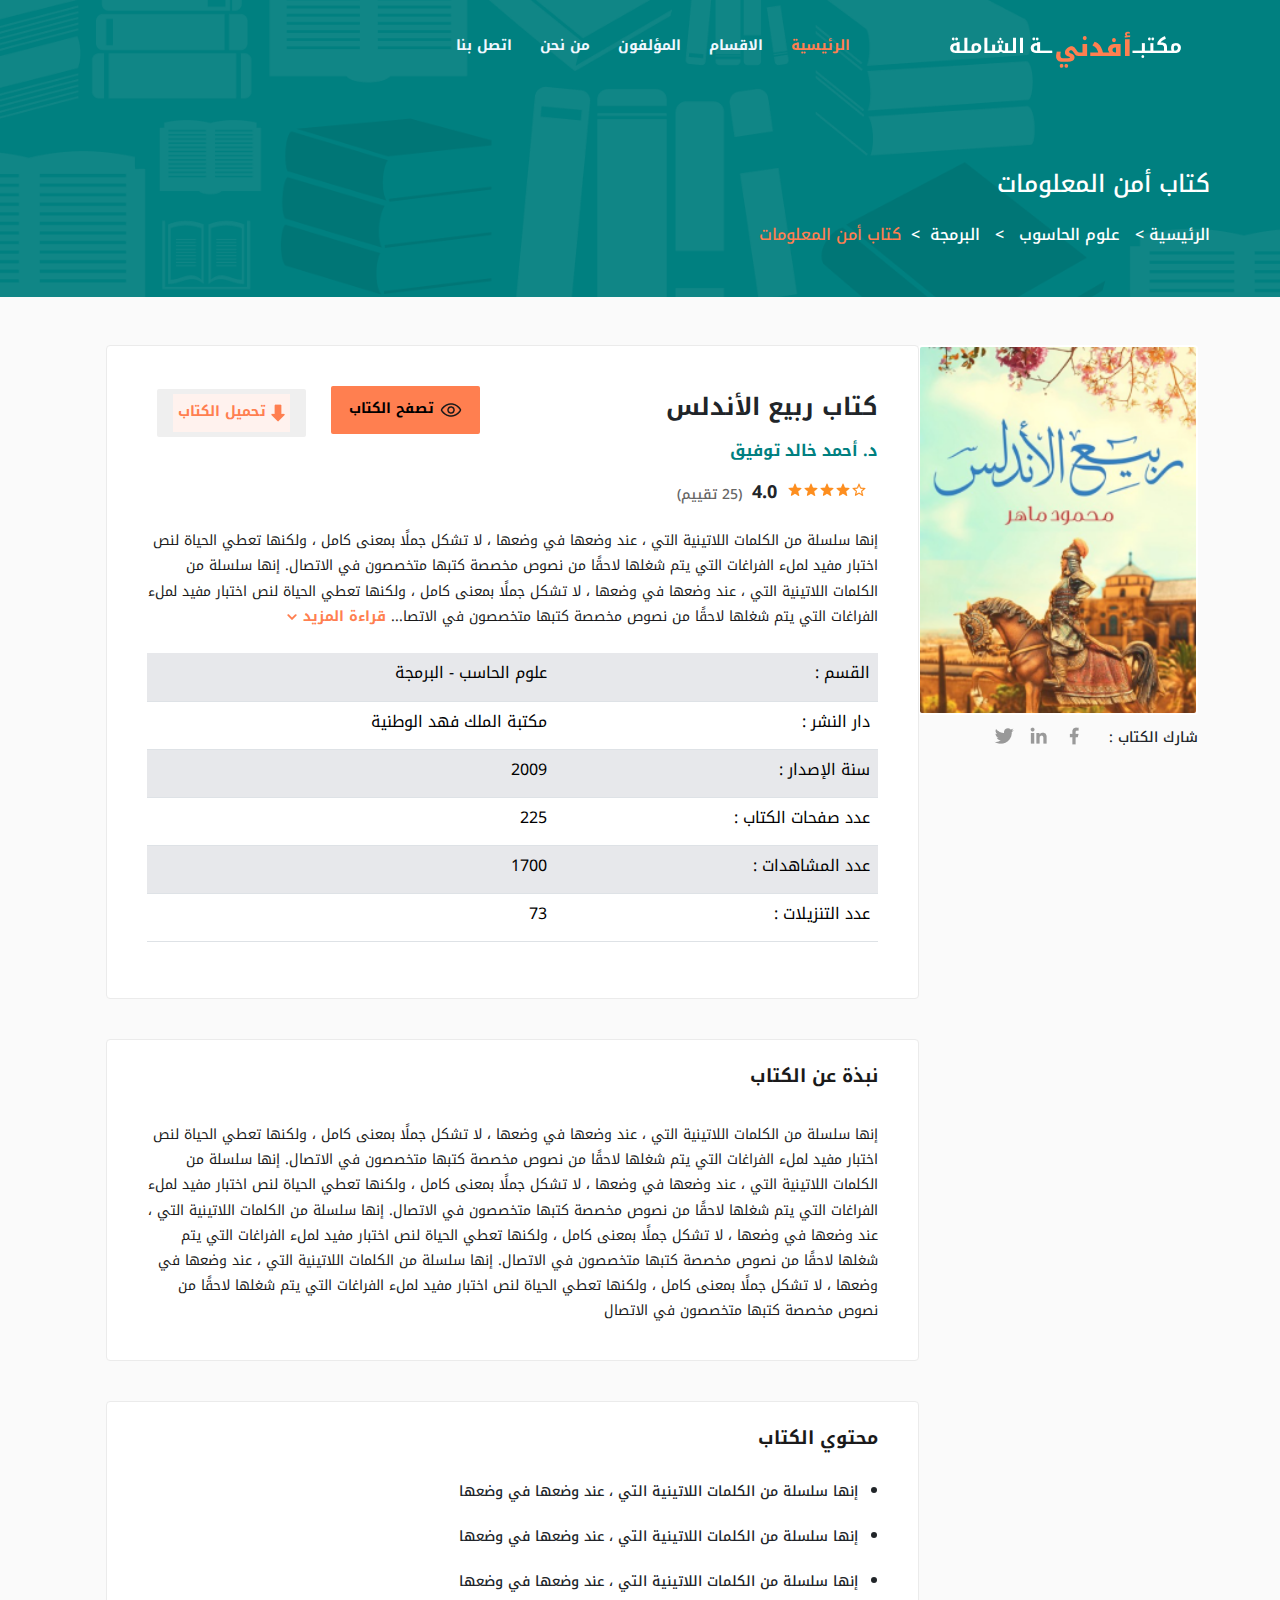
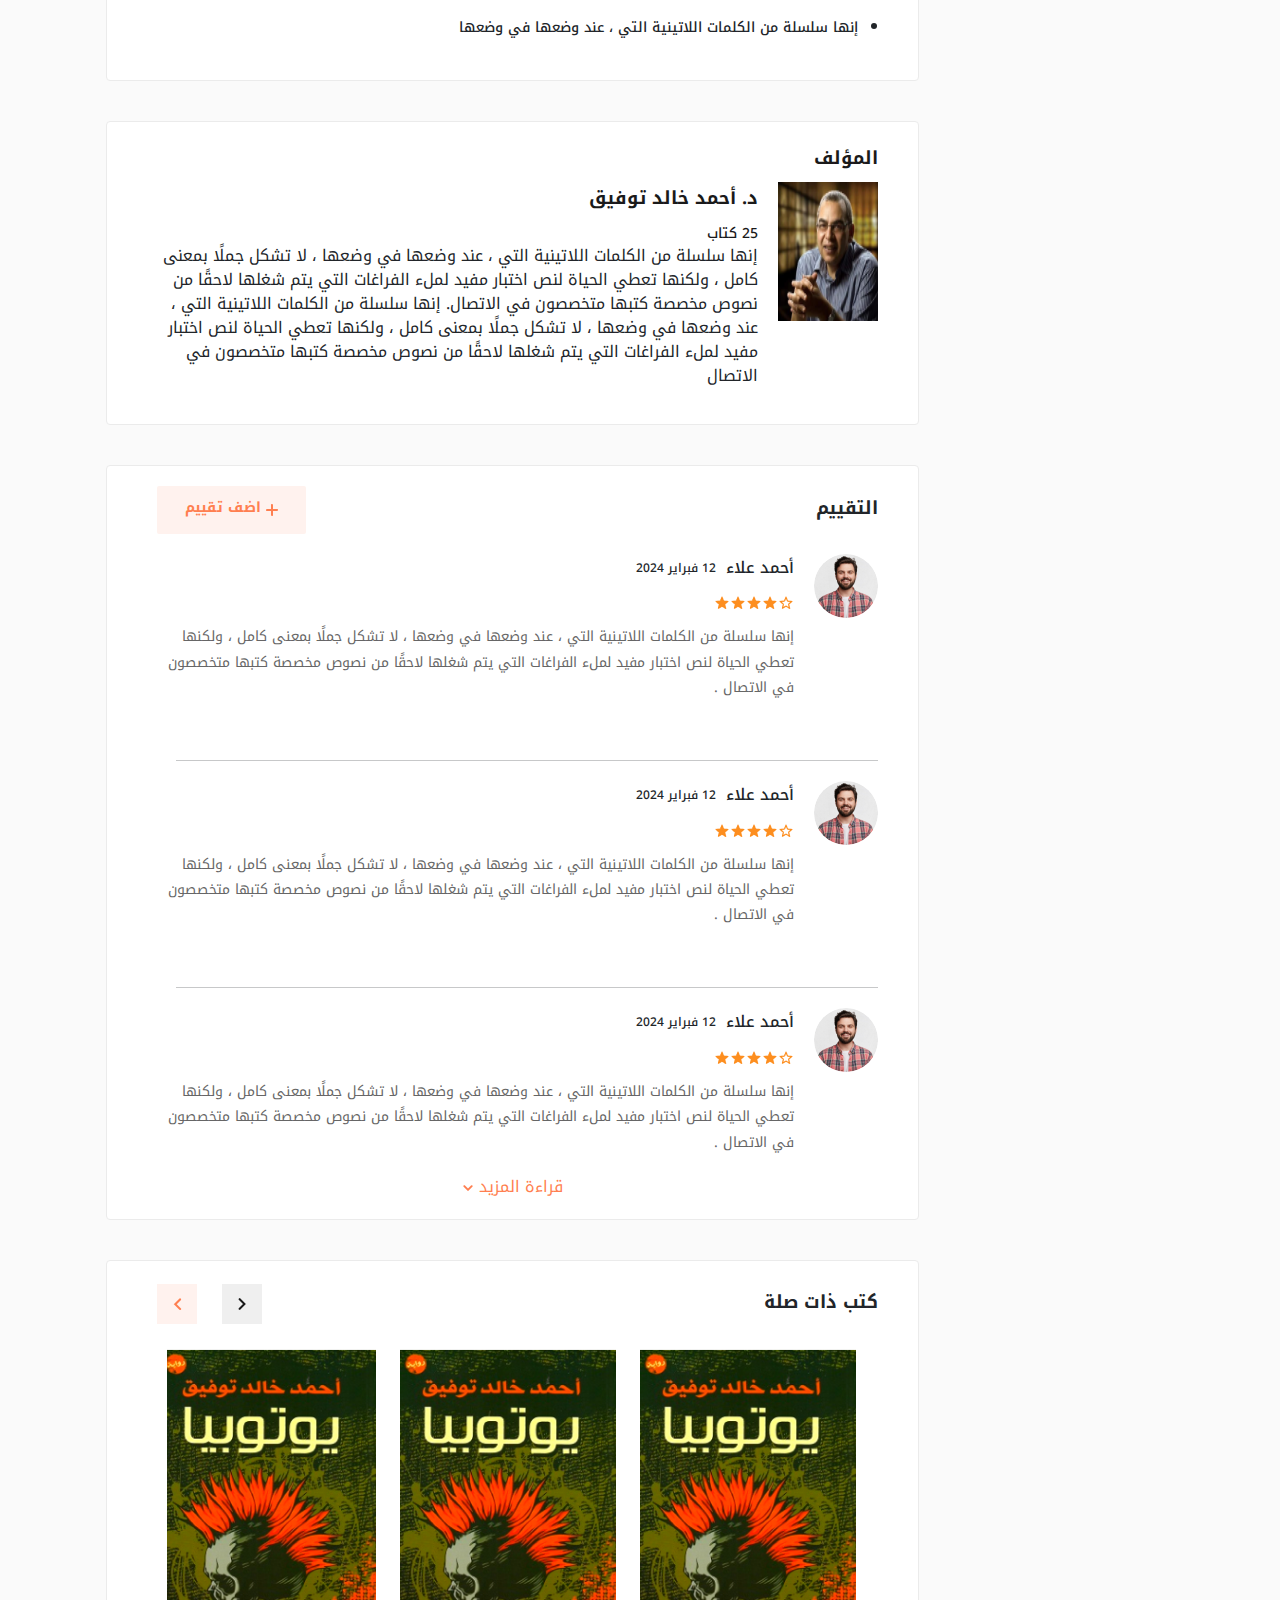
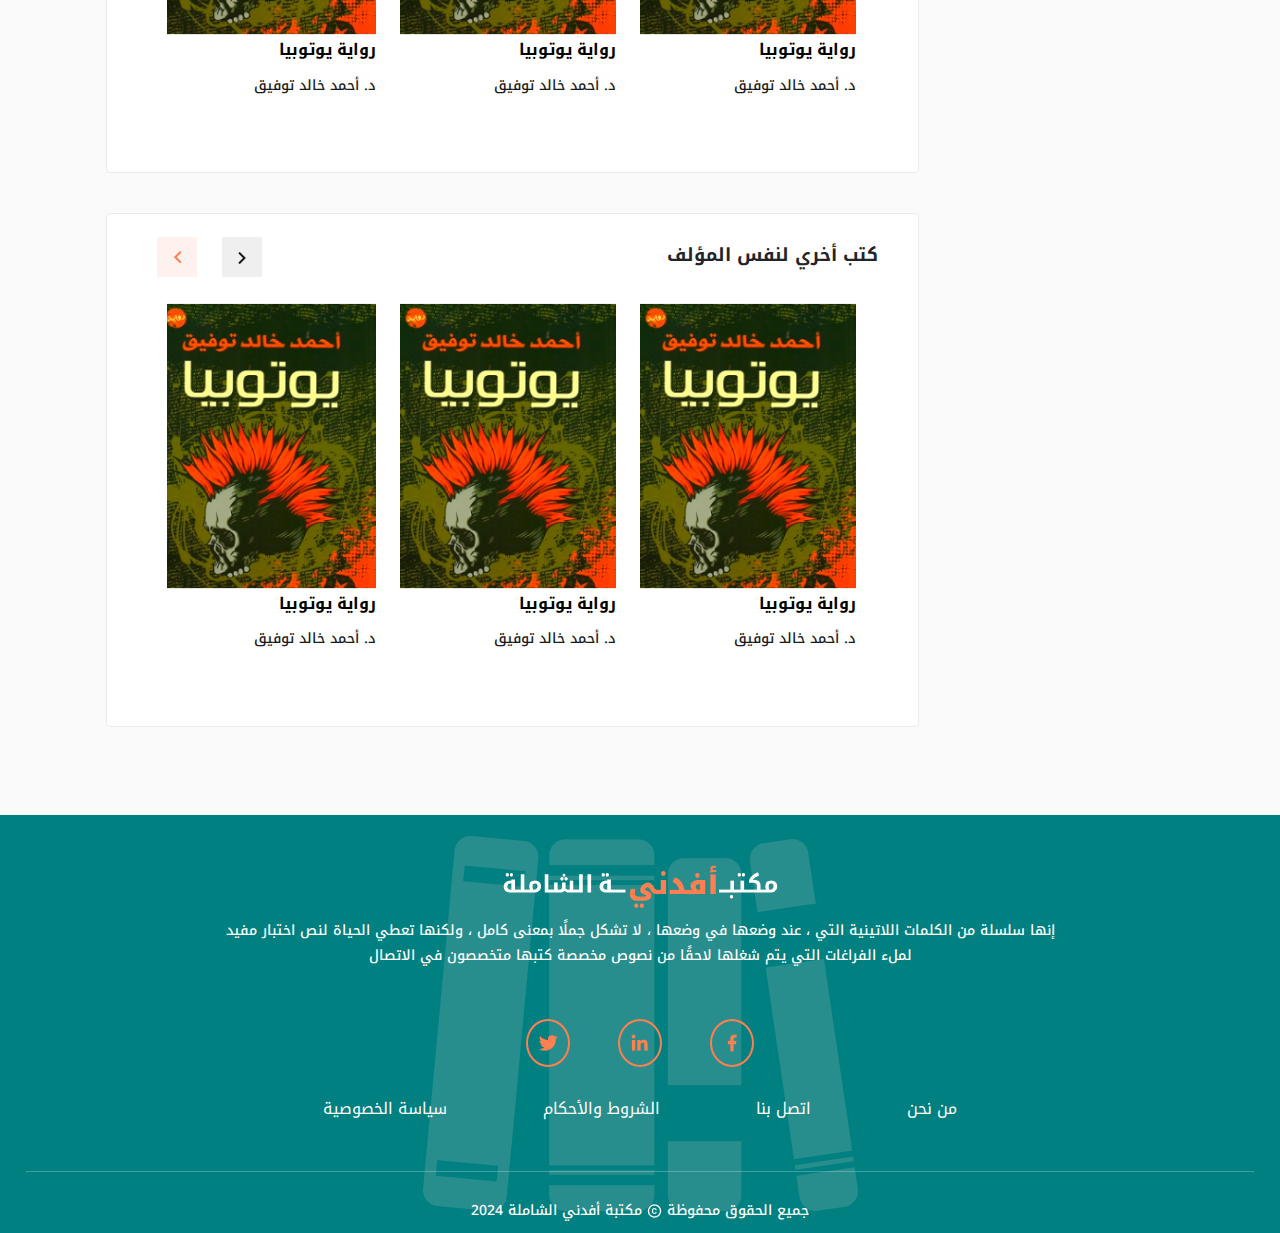
<file: pages/booksDetails.html>
<!DOCTYPE html>
<html lang="en">

<head>
    <meta charset="UTF-8">
    <meta name="viewport" content="width=device-width, initial-scale=1.0">
    <link rel="icon" href="../assets/imgs/liberary.png">

    <!-- font_links -->
    <link rel="preconnect" href="https://fonts.googleapis.com">
    <link rel="preconnect" href="https://fonts.gstatic.com" crossorigin>
    <link href="https://fonts.googleapis.com/css2?family=Noto+Kufi+Arabic:wght@100..900&display=swap" rel="stylesheet">
    <!-- bootstrap -->

    <link href="https://cdn.jsdelivr.net/npm/bootstrap@5.3.3/dist/css/bootstrap.min.css" rel="stylesheet"
        integrity="sha384-QWTKZyjpPEjISv5WaRU9OFeRpok6YctnYmDr5pNlyT2bRjXh0JMhjY6hW+ALEwIH" crossorigin="anonymous">
    <script src="https://cdn.jsdelivr.net/npm/bootstrap@5.3.3/dist/js/bootstrap.bundle.min.js"
        integrity="sha384-YvpcrYf0tY3lHB60NNkmXc5s9fDVZLESaAA55NDzOxhy9GkcIdslK1eN7N6jIeHz"
        crossorigin="anonymous"></script>
    <link rel="stylesheet" type="text/css" href="../css/books_details.css" />
    <!-- jQuery -->
    <script src="https://code.jquery.com/jquery-3.6.0.min.js"></script>
    <!-- Bootstrap JS -->
    <script src="https://maxcdn.bootstrapcdn.com/bootstrap/4.5.2/js/bootstrap.min.js"></script>

    <title>أفدني</title>
</head>

<body>
    <!-- navbar and section name -->
    <div class="mainSections " id="mainSections">
        <nav class="navbar navbar-expand-lg w-100">
            <div class="container">

                <button class="navbar-toggler order-lg-1" type="button" data-bs-toggle="collapse"
                    data-bs-target="#navbarNav" aria-controls="navbarNav" aria-expanded="false"
                    aria-label="Toggle navigation">
                    <span class="navbar-toggler-icon"></span>
                </button>
                <div class="navbar_icon"><a href="../index.html">
                        <img src="../assets/imgs/icon.png" alt="Home Icon">
                    </a>
                </div>
                <div class="collapse  navbar-collapse order-lg-2" id="navbarNav">
                    <ul class="navbar-nav mx-auto">
                        <li class="nav-item">
                            <a class="nav-link active" href="../index.html">الرئيسية</a>
                        </li>
                        <li class="nav-item">
                            <a class="nav-link " href="../pages/mainSections.html">الاقسام</a>
                        </li>
                        <li class="nav-item">
                            <a class="nav-link" href="../pages/authors.html">المؤلفون</a>
                        </li>
                        <li class="nav-item">
                            <a class="nav-link" href="./privaceAndPolicy.html">من نحن </a>
                        </li>
                        <li class="nav-item">
                            <a class="nav-link" href="./contactUs.html">اتصل بنا</a>
                        </li>
                    </ul>
                </div>

        </nav>

        <div class="sections_Number container ">
            <h4> كتاب أمن المعلومات</h4>
            <p> الرئيسية > &nbsp; علوم الحاسوب &nbsp; > &nbsp; البرمجة &nbsp;> <span>&nbsp;كتاب أمن المعلومات
                    &nbsp;</span></p>
        </div>
    </div>


    <!-- books_details body -->
    <div class="main">
        <div class="container mt-5">
            <div class="books_details row ">
                <!-- book image -->
                <div class="book_image col-3 ">
                    <div class="image">
                        <img src="../assets/imgs/book1.png">
                    </div>
                    <div class="share_book">
                        <div>
                            <p>شارك الكتاب :</p>
                        </div>
                        <div class="social_media2">
                            <a href=""> <img src="../assets/imgs/fb (1).png"></a>
                            <a href=""> <img src="../assets/imgs/linkedin1.png"></a>
                            <a href=""><img src="../assets/imgs/twitter1.png"></a>
                        </div>
                    </div>
                </div>

                <!-- books first Section -->
                <div class="all_books_details col-9 ">

                    <div class="first_section_container">
                        <div class="header_section">
                            <div class="book_author_evaluation">
                                <h2>كتاب ربيع الأندلس</h2>
                                <p>د. أحمد خالد توفيق</p>
                                <div class="evaluation">
                                    <img src="../assets/imgs/Rating.png">
                                    <h3>4.0</h3>
                                    <span>(25 تقييم)</span>
                                </div>
                            </div>

                            <div class="books_btn_style">
                                <button class="show_book">
                                    <div>
                                        <img src="../assets/imgs/view.png">
                                        <h2>تصفح الكتاب</h2>
                                    </div>
                                </button>
                                <button>
                                    <div class="download_book">
                                        <img src="../assets/imgs/down.png">
                                        <h2>تحميل الكتاب</h2>
                                    </div>
                                </button>
                            </div>
                        </div>


                        <!-- paragraph -->
                        <div class="about_book">
                            <p id="content">
                                إنها سلسلة من الكلمات اللاتينية التي ، عند وضعها في وضعها
                                ، لا تشكل جملًا بمعنى كامل ، ولكنها تعطي الحياة لنص اختبار مفيد لملء الفراغات
                                التي يتم شغلها لاحقًا من نصوص مخصصة كتبها متخصصون في الاتصال.
                                إنها سلسلة من الكلمات اللاتينية التي ، عند وضعها في وضعها ، لا تشكل جملًا بمعنى كامل ،
                                ولكنها تعطي الحياة لنص اختبار مفيد لملء
                                الفراغات التي يتم شغلها لاحقًا من نصوص مخصصة كتبها متخصصون في الاتصا... <a
                                    id="showMoreBtn"> قراءة المزيد <img src="../assets/imgs/arrow-bottom.png"></a>
                            </p>
                        </div>


                        <!-- table -->
                        <table class="table table-striped mt-4">

                            <tbody>
                                <tr>
                                    <td>القسم : </td>
                                    <td>علوم الحاسب - البرمجة</td>
                                </tr>
                                <tr>
                                    <td>دار النشر :</td>
                                    <td>مكتبة الملك فهد الوطنية</td>
                                </tr>
                                <tr>
                                    <td>سنة الإصدار :</td>
                                    <td>2009</td>
                                </tr>
                                <tr>
                                    <td>عدد صفحات الكتاب :</td>
                                    <td>225</td>
                                </tr>
                                <tr>
                                    <td>عدد المشاهدات :</td>
                                    <td>1700</td>
                                </tr>
                                <tr>
                                    <td>عدد التنزيلات :</td>
                                    <td>73</td>
                                </tr>
                            </tbody>
                        </table>
                    </div>
                    <!-- book overview second section -->
                    <div class="overview ">
                        <h2>نبذة عن الكتاب</h2>
                        <div class="about_book">
                            <p>
                                إنها سلسلة من الكلمات اللاتينية التي ، عند وضعها في وضعها ، لا تشكل جملًا بمعنى كامل ،
                                ولكنها تعطي الحياة لنص اختبار مفيد لملء الفراغات التي يتم شغلها لاحقًا من نصوص مخصصة
                                كتبها متخصصون في الاتصال. إنها سلسلة من الكلمات اللاتينية التي ، عند وضعها في وضعها ، لا
                                تشكل جملًا بمعنى كامل ، ولكنها تعطي الحياة لنص اختبار مفيد لملء الفراغات التي يتم شغلها
                                لاحقًا من نصوص مخصصة كتبها متخصصون في الاتصال. إنها سلسلة من الكلمات اللاتينية التي ،
                                عند وضعها في وضعها ، لا تشكل جملًا بمعنى كامل ، ولكنها تعطي الحياة لنص اختبار مفيد لملء
                                الفراغات التي يتم شغلها لاحقًا من نصوص مخصصة كتبها متخصصون في الاتصال. إنها سلسلة من
                                الكلمات اللاتينية التي ، عند وضعها في وضعها ، لا تشكل جملًا بمعنى كامل
                                ، ولكنها تعطي الحياة
                                لنص اختبار مفيد لملء الفراغات التي يتم شغلها لاحقًا من نصوص مخصصة كتبها متخصصون في
                                الاتصال
                            </p>
                        </div>

                    </div>


                    <!-- book content -->
                    <div class="overview ">
                        <h2> محتوي الكتاب </h2>
                        <ul>
                            <li>إنها سلسلة من الكلمات اللاتينية التي ، عند وضعها في وضعها</li>
                            <li>إنها سلسلة من الكلمات اللاتينية التي ، عند وضعها في وضعها</li>
                            <li>إنها سلسلة من الكلمات اللاتينية التي ، عند وضعها في وضعها</li>
                            <li>إنها سلسلة من الكلمات اللاتينية التي ، عند وضعها في وضعها</li>

                        </ul>
                    </div>

                    <!-- about Author -->
                    <div class="overview ">
                        <h2> المؤلف</h2>

                        <div class="author_info">
                            <div>
                                <img src="../assets/imgs/image 98.png">

                            </div>
                            <div class="author_about">
                                <h2>د. أحمد خالد توفيق</h2>
                                <span>25 كتاب</span>
                                <p>إنها سلسلة من الكلمات اللاتينية التي ، عند وضعها في وضعها ، لا تشكل جملًا بمعنى كامل
                                    ، ولكنها تعطي الحياة لنص اختبار مفيد لملء الفراغات التي يتم شغلها لاحقًا من نصوص
                                    مخصصة كتبها
                                    متخصصون في الاتصال. إنها سلسلة من الكلمات اللاتينية التي ، عند وضعها في وضعها
                                    ، لا تشكل جملًا بمعنى كامل ، ولكنها تعطي الحياة لنص اختبار مفيد لملء
                                    الفراغات التي يتم شغلها لاحقًا من نصوص مخصصة كتبها متخصصون في الاتصال
                                </p>
                            </div>
                        </div>

                    </div>

                    <!-- reviews -->

                    <div class="reviews">
                        <div class="reviews_header">
                            <h2>التقييم</h2>
                            <div class="books_btn_style">
                                <button class="download_book" data-toggle="modal" data-target="#exampleModalCenter">
                                    <div>
                                        <img src="../assets/imgs/oranage plus.png">
                                        <h2> اضف تقييم</h2>
                                    </div>
                                </button>
                            </div>
                        </div>
                        <!-- modal -->
                        <div class="modal fade" id="exampleModalCenter" tabindex="-1" role="dialog"
                            aria-labelledby="exampleModalCenterTitle" aria-hidden="true">
                            <div class="modal-dialog modal-dialog-centered" role="document">
                                <div class="modal-content">
                                    <div class="modal-header">
                                        <h5 class="modal-title" id="exampleModalLongTitle">إضافة تقييم</h5>
                                        <button type="button" class="close" data-dismiss="modal" aria-label="Close">
                                            <span aria-hidden="true"><img src="../assets/imgs/close.jpg"></span>
                                        </button>
                                    </div>
                                    <div class="modal-body">
                                        <h2>التقييم : </h2>
                                        <img src="../assets/imgs/Rating2.png">
                                        <h2>المراجعة : </h2>
                                        <textarea id="w3review" name="w3review" rows="6"
                                            cols="50">اكتب مراجعتك</textarea>
                                    </div>
                                    <div class="modal-footer">
                                        <button type="button" class="cancel_btn" data-dismiss="modal">إلغاء</button>
                                        <button type="button" class="add_btn">أضف تقييمك </button>
                                    </div>
                                </div>
                            </div>
                        </div>


                        <!-- first comment -->
                        <div class="reviews_comment">
                            <div class="reviwer_image">
                                <img src="../assets/imgs/person.png">
                            </div>
                            <div>
                                <div class="reviwer_name">
                                    <h3>أحمد علاء</h3>
                                    <span>12 فبراير 2024</span>
                                </div>
                                <div class="rate">
                                    <img src="../assets/imgs/Rating.png">
                                </div>
                                <div class="reviewer_comment">
                                    <p>
                                        إنها سلسلة من الكلمات اللاتينية التي ، عند وضعها في وضعها ، لا تشكل جملًا بمعنى
                                        كامل
                                        ، ولكنها تعطي الحياة لنص اختبار مفيد لملء الفراغات
                                        التي يتم شغلها لاحقًا من نصوص مخصصة كتبها متخصصون في الاتصال .
                                    </p>

                                </div>
                            </div>

                        </div>
                        <hr />
                        <!-- second comment -->
                        <div class="reviews_comment">
                            <div class="reviwer_image">
                                <img src="../assets/imgs/person.png">
                            </div>
                            <div>
                                <div class="reviwer_name">
                                    <h3>أحمد علاء</h3>
                                    <span>12 فبراير 2024</span>
                                </div>
                                <div class="rate">
                                    <img src="../assets/imgs/Rating.png">
                                </div>
                                <div class="reviewer_comment">
                                    <p>
                                        إنها سلسلة من الكلمات اللاتينية التي ، عند وضعها في وضعها ، لا تشكل جملًا بمعنى
                                        كامل
                                        ، ولكنها تعطي الحياة لنص اختبار مفيد لملء الفراغات
                                        التي يتم شغلها لاحقًا من نصوص مخصصة كتبها متخصصون في الاتصال .
                                    </p>

                                </div>
                            </div>

                        </div>
                        <hr />
                        <!-- third comment -->
                        <div class="reviews_comment">
                            <div class="reviwer_image">
                                <img src="../assets/imgs/person.png">
                            </div>
                            <div>
                                <div class="reviwer_name">
                                    <h3>أحمد علاء</h3>
                                    <span>12 فبراير 2024</span>
                                </div>
                                <div class="rate">
                                    <img src="../assets/imgs/Rating.png">
                                </div>
                                <div class="reviewer_comment">
                                    <p>
                                        إنها سلسلة من الكلمات اللاتينية التي ، عند وضعها في وضعها ، لا تشكل جملًا بمعنى
                                        كامل
                                        ، ولكنها تعطي الحياة لنص اختبار مفيد لملء الفراغات
                                        التي يتم شغلها لاحقًا من نصوص مخصصة كتبها متخصصون في الاتصال .
                                    </p>

                                </div>
                            </div>

                        </div>
                        <div class="show_more">
                            <a> قراءة المزيد <img src="../assets/imgs/arrow-bottom.png"></a>

                        </div>

                    </div>

                    <!-- related books -->
                    <div class="related_books">
                        <div class="reviews_header">
                            <h2>كتب ذات صلة</h2>
                            <div class="back_next_btns">
                                <button class="back">
                                    <div>
                                        <img src="../assets/imgs/next.png">

                                    </div>
                                </button>
                                <button class="next">
                                    <div>
                                        <img src="../assets/imgs/arrow2.png">
                                    </div>
                                </button>
                            </div>
                        </div>

                        <div class="most_readed_wrapper ">
                            <ul class="most_readed_items test" id="test">
                                <li class="most_readed_item">
                                    <a href="">
                                        <img src="../assets/imgs/story.png">
                                        <h3>رواية يوتوبيا</h3>
                                        <p>د. أحمد خالد توفيق</p>
                                    </a>
                                </li>
                                <li class="most_readed_item">
                                    <a href="">
                                        <img src="../assets/imgs/story.png">
                                        <h3>رواية يوتوبيا</h3>
                                        <p>د. أحمد خالد توفيق</p>
                                    </a>
                                </li>
                                <li class="most_readed_item">
                                    <a href="">
                                        <img src="../assets/imgs/story.png">
                                        <h3>رواية يوتوبيا</h3>
                                        <p>د. أحمد خالد توفيق</p>
                                    </a>
                                </li>
                                <li class="most_readed_item">
                                    <a href="">
                                        <img src="../assets/imgs/story.png">
                                        <h3>رواية يوتوبيا</h3>
                                        <p>د. أحمد خالد توفيق</p>
                                    </a>
                                </li>
                                <li class="most_readed_item">
                                    <a href="">
                                        <img src="../assets/imgs/story.png">
                                        <h3>رواية يوتوبيا</h3>
                                        <p>د. أحمد خالد توفيق</p>
                                    </a>
                                </li>


                            </ul>
                        </div>
                    </div>



                    <!-- author other books -->
                    <div class="related_books">
                        <div class="reviews_header">
                            <h2>كتب أخري لنفس المؤلف</h2>
                            <div class="back_next_btns">
                                <button class="back back2">
                                    <div>
                                        <img src="../assets/imgs/next.png">

                                    </div>
                                </button>
                                <button class="next next2">
                                    <div>
                                        <img src="../assets/imgs/arrow2.png">
                                    </div>
                                </button>
                            </div>
                        </div>

                        <div class="most_readed_wrapper ">
                            <ul class="most_readed_items test2" id="test2">
                                <li class="most_readed_item">
                                    <a href="">
                                        <img src="../assets/imgs/story.png">
                                        <h3>رواية يوتوبيا</h3>
                                        <p>د. أحمد خالد توفيق</p>
                                    </a>
                                </li>
                                <li class="most_readed_item">
                                    <a href="">
                                        <img src="../assets/imgs/story.png">
                                        <h3>رواية يوتوبيا</h3>
                                        <p>د. أحمد خالد توفيق</p>
                                    </a>
                                </li>
                                <li class="most_readed_item">
                                    <a href="">
                                        <img src="../assets/imgs/story.png">
                                        <h3>رواية يوتوبيا</h3>
                                        <p>د. أحمد خالد توفيق</p>
                                    </a>
                                </li>
                                <li class="most_readed_item">
                                    <a href="">
                                        <img src="../assets/imgs/story.png">
                                        <h3>رواية يوتوبيا</h3>
                                        <p>د. أحمد خالد توفيق</p>
                                    </a>
                                </li>
                                <li class="most_readed_item">
                                    <a href="">
                                        <img src="../assets/imgs/story.png">
                                        <h3>رواية يوتوبيا</h3>
                                        <p>د. أحمد خالد توفيق</p>
                                    </a>
                                </li>


                            </ul>
                        </div>
                    </div>

                </div>


            </div>


        </div>
        <!-- footer -->

        <div class="footer mt-5">
            <div class="container footer_paragraph">
                <img src="../assets/imgs/Frame 427322221.png">
                <p>إنها سلسلة من الكلمات اللاتينية التي ، عند وضعها في وضعها ، لا تشكل جملًا بمعنى كامل ، ولكنها تعطي
                    الحياة
                    لنص اختبار مفيد لملء الفراغات التي يتم شغلها لاحقًا من نصوص مخصصة كتبها متخصصون في الاتصال
                </p>

            </div>

            <div class="footer_icons">
                <div class="social_media">
                    <img src="../assets/imgs/fb.png">
                </div>
                <div class="social_media">
                    <img src="../assets/imgs/linkedin.png">
                </div>
                <div class="social_media">
                    <img src="../assets/imgs/twitter.png">
                </div>
            </div>

            <div class="footer_links">
                <a href="">من نحن</a>
                <a href="">اتصل بنا</a>
                <a href="">الشروط والأحكام</a>
                <a href="">سياسة الخصوصية</a>
            </div>

            <hr>
            <div class="all_rights">
                <span>جميع الحقوق محفوظة </span><img src="../assets/imgs/Vector.png">
                <span>مكتبة أفدني الشاملة 2024</span>
            </div>

        </div>

    </div>



    <script type="text/javascript" src="../js/booksDetails.js"></script>
</body>

</html>
</file>
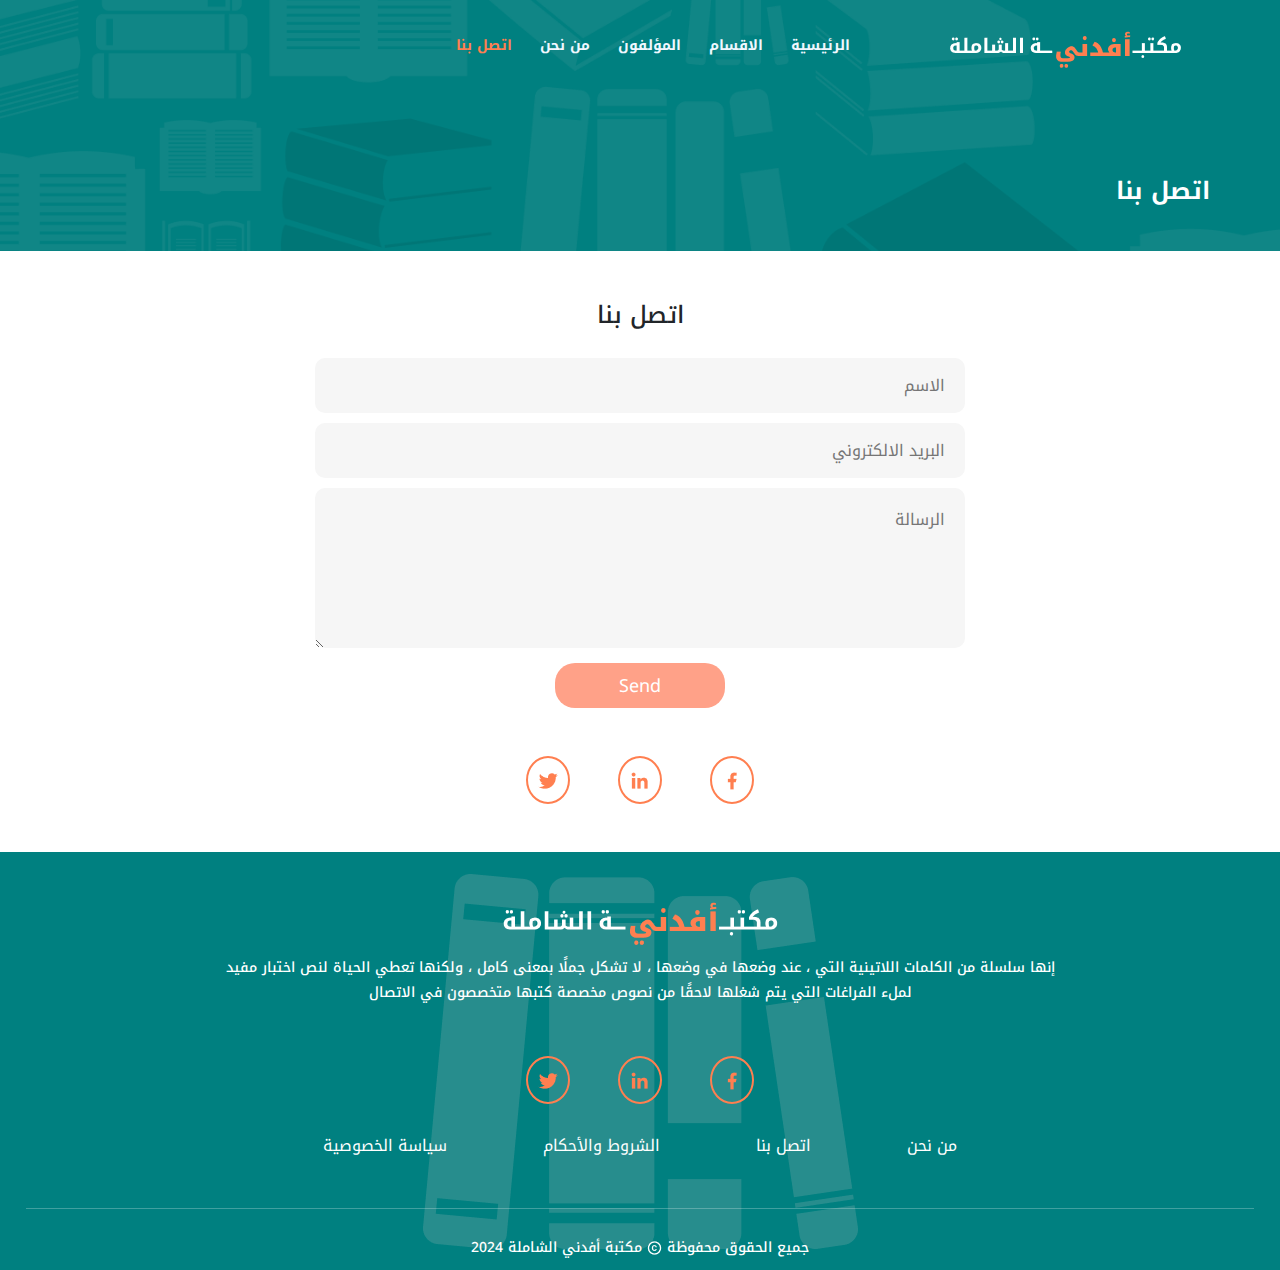
<file: pages/contactUs.html>
<!DOCTYPE html>
<html lang="en">
<head>
    <meta charset="UTF-8">
    <meta name="viewport" content="width=device-width, initial-scale=1.0">
    <link rel="icon" href="./assets/imgs/liberary.png">

    <!-- font_links -->
    <link rel="preconnect" href="https://fonts.googleapis.com">
    <link rel="preconnect" href="https://fonts.gstatic.com" crossorigin>
    <link href="https://fonts.googleapis.com/css2?family=Noto+Kufi+Arabic:wght@100..900&display=swap" rel="stylesheet">
    <!-- bootstrap -->
    <link href="https://cdn.jsdelivr.net/npm/bootstrap@5.3.3/dist/css/bootstrap.min.css" rel="stylesheet"
        integrity="sha384-QWTKZyjpPEjISv5WaRU9OFeRpok6YctnYmDr5pNlyT2bRjXh0JMhjY6hW+ALEwIH" crossorigin="anonymous">
    <script src="https://cdn.jsdelivr.net/npm/bootstrap@5.3.3/dist/js/bootstrap.bundle.min.js"
        integrity="sha384-YvpcrYf0tY3lHB60NNkmXc5s9fDVZLESaAA55NDzOxhy9GkcIdslK1eN7N6jIeHz"
        crossorigin="anonymous"></script>
    <link rel="stylesheet" type="text/css" href="../css/contact_us.css" />
    <title>أفدني</title>
</head>
<body>
    
    
    <div class="mainSections " id="mainSections">
        <nav class="navbar navbar-expand-lg w-100">
            <div class="container">

                <button class="navbar-toggler order-lg-1" type="button" data-bs-toggle="collapse"
                    data-bs-target="#navbarNav" aria-controls="navbarNav" aria-expanded="false"
                    aria-label="Toggle navigation">
                    <span class="navbar-toggler-icon"></span>
                </button>
                <div class="navbar_icon"><a href="../index.html">
                        <img src="../assets/imgs/icon.png" alt="Home Icon">
                    </a>
                </div>
                <div class="collapse  navbar-collapse order-lg-2" id="navbarNav">
                    <ul class="navbar-nav mx-auto">
                        <li class="nav-item">
                            <a class="nav-link" href="../index.html">الرئيسية</a>
                        </li>
                        <li class="nav-item">
                            <a class="nav-link " href="./mainSections.html">الاقسام</a>
                        </li>
                        <li class="nav-item">
                            <a class="nav-link" href="./authors.html">المؤلفون</a>
                        </li>
                        <li class="nav-item">
                            <a class="nav-link " href="./privaceAndPolicy.html">من نحن </a>
                        </li>
                        <li class="nav-item">
                            <a class="nav-link active" href="./contactUs.html">اتصل بنا</a>
                        </li>
                    </ul>
                </div>

        </nav>

        <div class="sections_Number container ">
            <h4> اتصل بنا </h4>
        </div>
    </div>
    <div class="form_header">
        <h4> اتصل بنا </h4>

    </div>
    <div class="info">
        <form method="post">
            <input class="name" name="name" type="text" placeholder="الاسم">
        <input class="email" name="email" type="email" placeholder="البريد الالكتروني">
        <textarea class="message" placeholder="الرسالة"></textarea>
        <input class="send" type="submit" value="Send" >
        </form>
    </div>

    
    <div class="footer_icons mt-5">
        <div class="social_media">
            <img src="../assets/imgs/fb.png">
        </div>
        <div class="social_media">
            <img src="../assets/imgs/linkedin.png">
        </div>
        <div class="social_media">
            <img src="../assets/imgs/twitter.png">
        </div>
    </div>


     <!-- footer -->
     <div class="footer mt-5">
        <div class="container footer_paragraph">
            <img src="../assets/imgs/Frame 427322221.png">
            <p>إنها سلسلة من الكلمات اللاتينية التي ، عند وضعها في وضعها ، لا تشكل جملًا بمعنى كامل ، ولكنها تعطي الحياة
                لنص اختبار مفيد لملء الفراغات التي يتم شغلها لاحقًا من نصوص مخصصة كتبها متخصصون في الاتصال
            </p>

        </div>

        <div class="footer_icons">
            <div class="social_media">
                <img src="../assets/imgs/fb.png">
            </div>
            <div class="social_media">
                <img src="../assets/imgs/linkedin.png">
            </div>
            <div class="social_media">
                <img src="../assets/imgs/twitter.png">
            </div>
        </div>

        <div class="footer_links">
            <a href="">من نحن</a>
            <a href="">اتصل بنا</a>
            <a href="">الشروط والأحكام</a>
            <a href="">سياسة الخصوصية</a>
        </div>

        <hr>
        <div class="all_rights">
            <span>جميع الحقوق محفوظة </span><img src="../assets/imgs/Vector.png">
            <span>مكتبة أفدني الشاملة 2024</span>
        </div>

    </div>

</body>
</html>
</file>
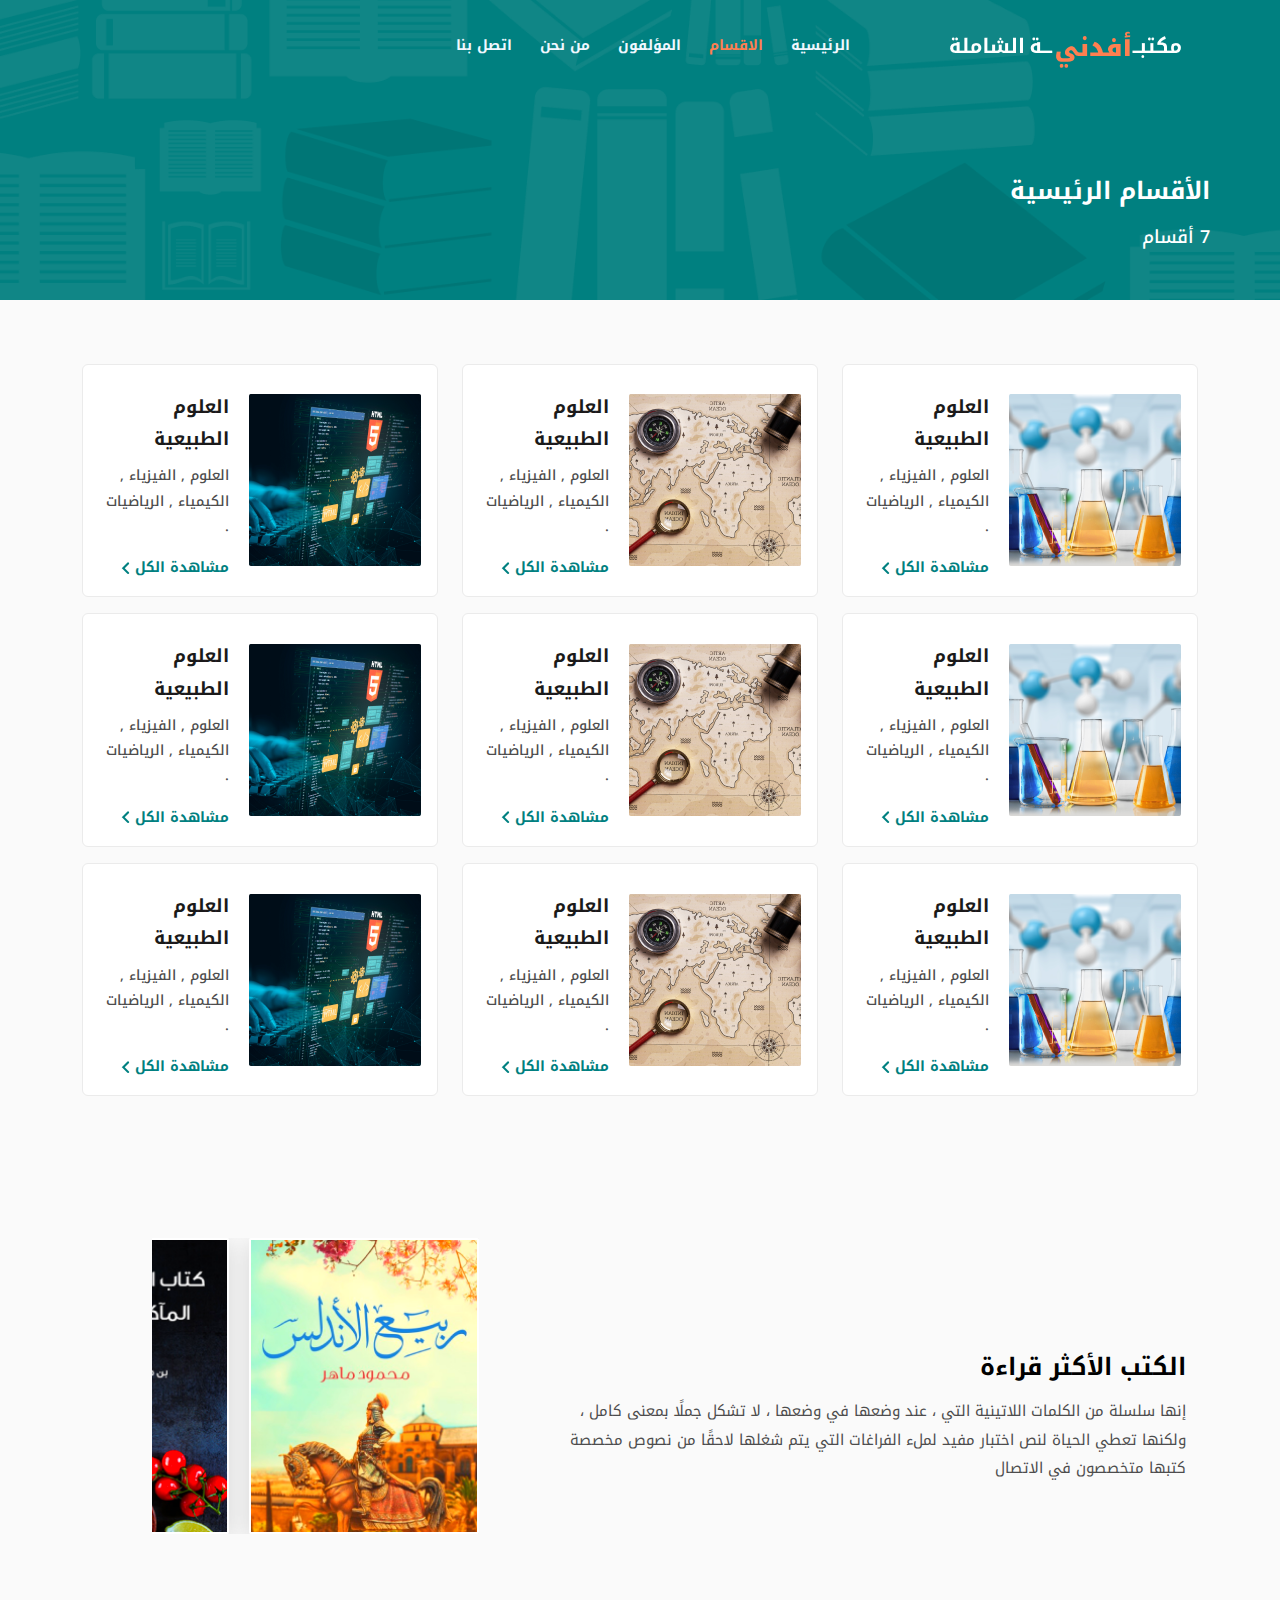
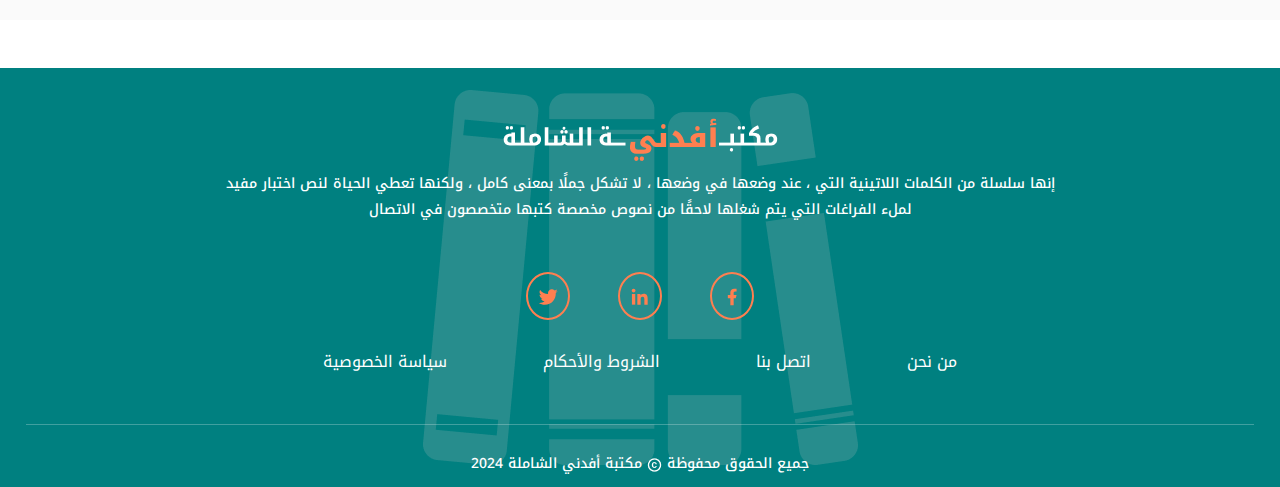
<file: pages/mainSections.html>
<!DOCTYPE html>
<html lang="en">

<head>
    <meta charset="UTF-8">
    <meta name="viewport" content="width=device-width, initial-scale=1.0">
    <link rel="icon" href="../assets/imgs/liberary.png">

    <!-- font_links -->
    <link rel="preconnect" href="https://fonts.googleapis.com">
    <link rel="preconnect" href="https://fonts.gstatic.com" crossorigin>
    <link href="https://fonts.googleapis.com/css2?family=Noto+Kufi+Arabic:wght@100..900&display=swap" rel="stylesheet">
    <!-- bootstrap -->
    <link href="https://cdn.jsdelivr.net/npm/bootstrap@5.3.3/dist/css/bootstrap.min.css" rel="stylesheet"
        integrity="sha384-QWTKZyjpPEjISv5WaRU9OFeRpok6YctnYmDr5pNlyT2bRjXh0JMhjY6hW+ALEwIH" crossorigin="anonymous">
    <script src="https://cdn.jsdelivr.net/npm/bootstrap@5.3.3/dist/js/bootstrap.bundle.min.js"
        integrity="sha384-YvpcrYf0tY3lHB60NNkmXc5s9fDVZLESaAA55NDzOxhy9GkcIdslK1eN7N6jIeHz"
        crossorigin="anonymous"></script>
    <link rel="stylesheet" type="text/css" href="../css/main_sections.css" />
    <title>أفدني</title>
</head>

<body>
    <!-- nav bar and Sections Numbers -->
    <div class="mainSections " id="mainSections">
        <nav class="navbar navbar-expand-lg w-100">
            <div class="container">

                <button class="navbar-toggler order-lg-1" type="button" data-bs-toggle="collapse"
                    data-bs-target="#navbarNav" aria-controls="navbarNav" aria-expanded="false"
                    aria-label="Toggle navigation">
                    <span class="navbar-toggler-icon"></span>
                </button>
                <div class="navbar_icon"><a href="../index.html">
                        <img src="../assets/imgs/icon.png" alt="Home Icon">
                    </a>
                </div>
                <div class="collapse  navbar-collapse order-lg-2" id="navbarNav">
                    <ul class="navbar-nav mx-auto">
                        <li class="nav-item">
                            <a class="nav-link" href="../index.html">الرئيسية</a>
                        </li>
                        <li class="nav-item">
                            <a class="nav-link active" href="#">الاقسام</a>
                        </li>
                        <li class="nav-item">
                            <a class="nav-link" href="./authors.html">المؤلفون</a>
                        </li>
                        <li class="nav-item">
                            <a class="nav-link" href="./privaceAndPolicy.html">من نحن </a>
                        </li>
                        <li class="nav-item">
                            <a class="nav-link" href="./contactUs.html">اتصل بنا</a>
                        </li>
                    </ul>
                </div>

        </nav>

        <div class="sections_Number container ">
            <h4>الأقسام الرئيسية</h4>
            <p>7 أقسام</p>
        </div>
    </div>

    <!-- sections -->

    <div class="section_category" id="Sections">
        <div class="container">

            <div class="row py-5">

                <!-- Card 1 -->
                <div class="col-md-4">
                    <div class="card">
                        <div class="card-body d-flex">
                            <a href="./subCategory.html">
                                <img src="../assets/imgs/science (1).png" class="card-img-right" alt="Card image">

                                <div class="card-text">
                                    <h3>العلوم الطبيعية</h3>
                                    <p>العلوم , الفيزياء , الكيمياء , الرياضيات .</p>
                                    <a href="./subCategory.html" class="">مشاهدة الكل <span><img
                                                src="../assets/imgs/Vector 2.png" alt=""></span></a>

                                </div>
                            </a>
                        </div>
                    </div>
                </div>
                <!-- Card 2 -->

                <div class="col-md-4">
                    <div class="card">
                        <div class="card-body d-flex">
                            <img src="../assets/imgs/geo.png" class="card-img-right" alt="Card image">

                            <div class="card-text">
                                <h3>العلوم الطبيعية</h3>
                                <p>العلوم , الفيزياء , الكيمياء , الرياضيات .</p>
                                <a href="#" class="">مشاهدة الكل <span><img src="../assets/imgs/Vector 2.png"
                                            alt=""></span></a>

                            </div>
                        </div>
                    </div>
                </div>
                <!-- Card 3 -->
                <div class="col-md-4">
                    <div class="card">
                        <div class="card-body d-flex">
                            <img src="../assets/imgs/computer.png" class="card-img-right" alt="Card image">

                            <div class="card-text">
                                <h3>العلوم الطبيعية</h3>
                                <p>العلوم , الفيزياء , الكيمياء , الرياضيات .</p>
                                <a href="#" class="">مشاهدة الكل <span><img src="../assets/imgs/Vector 2.png"
                                            alt=""></span></a>

                            </div>
                        </div>
                    </div>
                </div>
                <!-- Card 1 -->
                <div class="col-md-4">
                    <div class="card">
                        <div class="card-body d-flex">
                            <img src="../assets/imgs/science (1).png" class="card-img-right" alt="Card image">

                            <div class="card-text">
                                <h3>العلوم الطبيعية</h3>
                                <p>العلوم , الفيزياء , الكيمياء , الرياضيات .</p>
                                <a href="#" class="">مشاهدة الكل <span><img src="../assets/imgs/Vector 2.png"
                                            alt=""></span></a>

                            </div>
                        </div>
                    </div>
                </div>
                <!-- Card 2 -->

                <div class="col-md-4">
                    <div class="card">
                        <div class="card-body d-flex">
                            <img src="../assets/imgs/geo.png" class="card-img-right" alt="Card image">

                            <div class="card-text">
                                <h3>العلوم الطبيعية</h3>
                                <p>العلوم , الفيزياء , الكيمياء , الرياضيات .</p>
                                <a href="#" class="">مشاهدة الكل <span><img src="../assets/imgs/Vector 2.png"
                                            alt=""></span></a>

                            </div>
                        </div>
                    </div>
                </div>
                <!-- Card 3 -->
                <div class="col-md-4">
                    <div class="card">
                        <div class="card-body d-flex">
                            <img src="../assets/imgs/computer.png" class="card-img-right" alt="Card image">

                            <div class="card-text">
                                <h3>العلوم الطبيعية</h3>
                                <p>العلوم , الفيزياء , الكيمياء , الرياضيات .</p>
                                <a href="#" class="">مشاهدة الكل <span><img src="../assets/imgs/Vector 2.png"
                                            alt=""></span></a>

                            </div>
                        </div>
                    </div>
                </div>
                <!-- Card 1 -->
                <div class="col-md-4">
                    <div class="card">
                        <div class="card-body d-flex">
                            <img src="../assets/imgs/science (1).png" class="card-img-right" alt="Card image">

                            <div class="card-text">
                                <h3>العلوم الطبيعية</h3>
                                <p>العلوم , الفيزياء , الكيمياء , الرياضيات .</p>
                                <a href="#" class="">مشاهدة الكل <span><img src="../assets/imgs/Vector 2.png"
                                            alt=""></span></a>

                            </div>
                        </div>
                    </div>
                </div>
                <!-- Card 2 -->

                <div class="col-md-4">
                    <div class="card">
                        <div class="card-body d-flex">
                            <img src="../assets/imgs/geo.png" class="card-img-right" alt="Card image">

                            <div class="card-text">
                                <h3>العلوم الطبيعية</h3>
                                <p>العلوم , الفيزياء , الكيمياء , الرياضيات .</p>
                                <a href="#" class="">مشاهدة الكل <span><img src="../assets/imgs/Vector 2.png"
                                            alt=""></span></a>

                            </div>
                        </div>
                    </div>
                </div>
                <!-- Card 3 -->
                <div class="col-md-4">
                    <div class="card">
                        <div class="card-body d-flex">
                            <img src="../assets/imgs/computer.png" class="card-img-right" alt="Card image">

                            <div class="card-text">
                                <h3>العلوم الطبيعية</h3>
                                <p>العلوم , الفيزياء , الكيمياء , الرياضيات .</p>
                                <a href="#" class="">مشاهدة الكل <span><img src="../assets/imgs/Vector 2.png"
                                            alt=""></span></a>

                            </div>
                        </div>
                    </div>
                </div>



            </div>



        </div>
    </div>

    <!-- most Readed -->
    <div class="w-100  most_readed_section">
        <div class="most_readed container ">
            <div class="most_readed-paragraph container ">
                <h3> الكتب الأكثر قراءة</h3>
                <p>
                    إنها سلسلة من الكلمات اللاتينية التي ، عند وضعها في وضعها ، لا تشكل جملًا بمعنى كامل ، ولكنها تعطي
                    الحياة لنص اختبار مفيد لملء الفراغات التي يتم شغلها لاحقًا من نصوص مخصصة كتبها متخصصون في الاتصال

                </p>
            </div>
            <div class="most_readed_wrapper mt-4">
                <ul class="most_readed_items">
                    <li class="most_readed_item">
                        <a href=""> <img src="../assets/imgs/book1.png"></a>
                    </li>
                    <li class="most_readed_item">
                        <a href=""> <img src="../assets/imgs/book 2.png"></a>
                    </li>
                    <li class="most_readed_item">
                        <a href=""> <img src="../assets/imgs/book1.png"></a>
                    </li>
                    <li class="most_readed_item">
                        <a href=""> <img src="../assets/imgs/book 2.png"></a>
                    </li>
                    <li class="most_readed_item">
                        <a href=""> <img src="../assets/imgs/book 2.png"></a>
                    </li>


                </ul>
            </div>

        </div>
    </div>


    <!-- footer -->
    <div class="footer mt-5">
        <div class="container footer_paragraph">
            <img src="../assets/imgs/Frame 427322221.png">
            <p>إنها سلسلة من الكلمات اللاتينية التي ، عند وضعها في وضعها ، لا تشكل جملًا بمعنى كامل ، ولكنها تعطي الحياة
                لنص اختبار مفيد لملء الفراغات التي يتم شغلها لاحقًا من نصوص مخصصة كتبها متخصصون في الاتصال
            </p>

        </div>

        <div class="footer_icons">
            <div class="social_media">
                <img src="../assets/imgs/fb.svg">
            </div>
            <div class="social_media">
                <img src="../assets/imgs/linkedin.svg">
            </div>
            <div class="social_media">
                <img src="../assets/imgs/twitter.svg">
            </div>
        </div>

        <div class="footer_links">
            <a href="">من نحن</a>
            <a href="">اتصل بنا</a>
            <a href="">الشروط والأحكام</a>
            <a href="">سياسة الخصوصية</a>
        </div>

        <hr>
        <div class="all_rights">
            <span>جميع الحقوق محفوظة </span><img src="../assets/imgs/Vector.png">
            <span>مكتبة أفدني الشاملة 2024</span>
        </div>

    </div>

    <script type="text/javascript" src="../js/mainSections.js"></script>

</body>

</html>
</file>
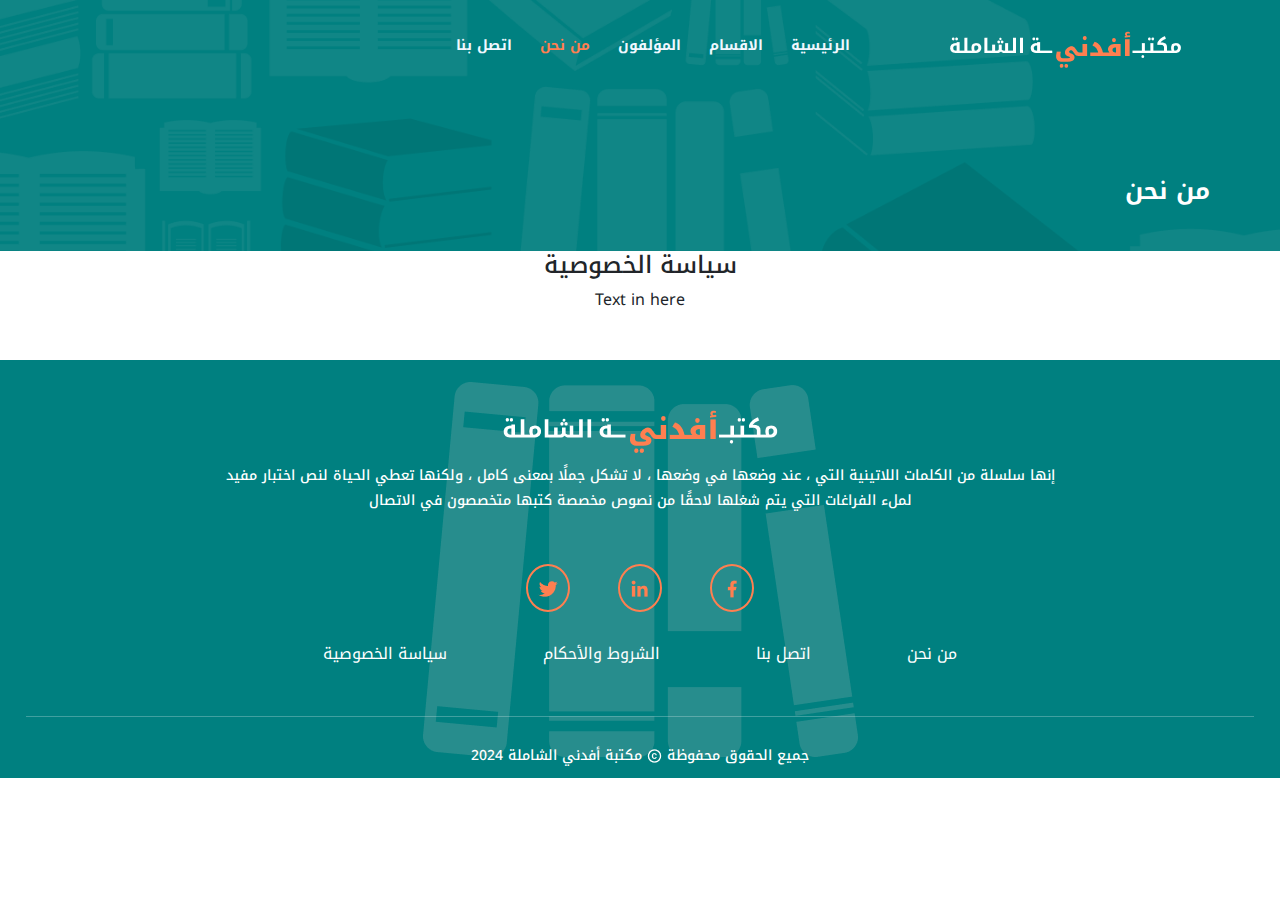
<file: pages/privaceAndPolicy.html>
<!DOCTYPE html>
<html lang="en">
<head>
    <meta charset="UTF-8">
    <meta name="viewport" content="width=device-width, initial-scale=1.0">
    <link rel="icon" href="./assets/imgs/liberary.png">

    <!-- font_links -->
    <link rel="preconnect" href="https://fonts.googleapis.com">
    <link rel="preconnect" href="https://fonts.gstatic.com" crossorigin>
    <link href="https://fonts.googleapis.com/css2?family=Noto+Kufi+Arabic:wght@100..900&display=swap" rel="stylesheet">
    <!-- bootstrap -->
    <link href="https://cdn.jsdelivr.net/npm/bootstrap@5.3.3/dist/css/bootstrap.min.css" rel="stylesheet"
        integrity="sha384-QWTKZyjpPEjISv5WaRU9OFeRpok6YctnYmDr5pNlyT2bRjXh0JMhjY6hW+ALEwIH" crossorigin="anonymous">
    <script src="https://cdn.jsdelivr.net/npm/bootstrap@5.3.3/dist/js/bootstrap.bundle.min.js"
        integrity="sha384-YvpcrYf0tY3lHB60NNkmXc5s9fDVZLESaAA55NDzOxhy9GkcIdslK1eN7N6jIeHz"
        crossorigin="anonymous"></script>
    <link rel="stylesheet" type="text/css" href="../css/privacy_policy.css" />
    <title>أفدني</title>
</head>
<body>
    
    
    <div class="mainSections " id="mainSections">
        <nav class="navbar navbar-expand-lg w-100">
            <div class="container">

                <button class="navbar-toggler order-lg-1" type="button" data-bs-toggle="collapse"
                    data-bs-target="#navbarNav" aria-controls="navbarNav" aria-expanded="false"
                    aria-label="Toggle navigation">
                    <span class="navbar-toggler-icon"></span>
                </button>
                <div class="navbar_icon"><a href="../index.html">
                        <img src="../assets/imgs/icon.png" alt="Home Icon">
                    </a>
                </div>
                <div class="collapse  navbar-collapse order-lg-2" id="navbarNav">
                    <ul class="navbar-nav mx-auto">
                        <li class="nav-item">
                            <a class="nav-link" href="../index.html">الرئيسية</a>
                        </li>
                        <li class="nav-item">
                            <a class="nav-link " href="./mainSections.html">الاقسام</a>
                        </li>
                        <li class="nav-item">
                            <a class="nav-link" href="./authors.html">المؤلفون</a>
                        </li>
                        <li class="nav-item">
                            <a class="nav-link  active" href="#">من نحن </a>
                        </li>
                        <li class="nav-item">
                            <a class="nav-link " href="./contactUs.html">اتصل بنا</a>
                        </li>
                    </ul>
                </div>

        </nav>

        <div class="sections_Number container ">
            <h4> من نحن  </h4>
        </div>
    </div>
    <div class="form_header container">
        <h4> سياسة الخصوصية </h4>

    </div>  
   
    <div class="policy container">
        Text in here
    </div>

     <!-- footer -->
     <div class="footer mt-5">
        <div class="container footer_paragraph">
            <img src="../assets/imgs/Frame 427322221.png">
            <p>إنها سلسلة من الكلمات اللاتينية التي ، عند وضعها في وضعها ، لا تشكل جملًا بمعنى كامل ، ولكنها تعطي الحياة
                لنص اختبار مفيد لملء الفراغات التي يتم شغلها لاحقًا من نصوص مخصصة كتبها متخصصون في الاتصال
            </p>

        </div>

        <div class="footer_icons">
            <div class="social_media">
                <img src="../assets/imgs/fb.png">
            </div>
            <div class="social_media">
                <img src="../assets/imgs/linkedin.png">
            </div>
            <div class="social_media">
                <img src="../assets/imgs/twitter.png">
            </div>
        </div>

        <div class="footer_links">
            <a href="">من نحن</a>
            <a href="">اتصل بنا</a>
            <a href="">الشروط والأحكام</a>
            <a href="">سياسة الخصوصية</a>
        </div>

        <hr>
        <div class="all_rights">
            <span>جميع الحقوق محفوظة </span><img src="../assets/imgs/Vector.png">
            <span>مكتبة أفدني الشاملة 2024</span>
        </div>

    </div>

</body>
</html>
</file>
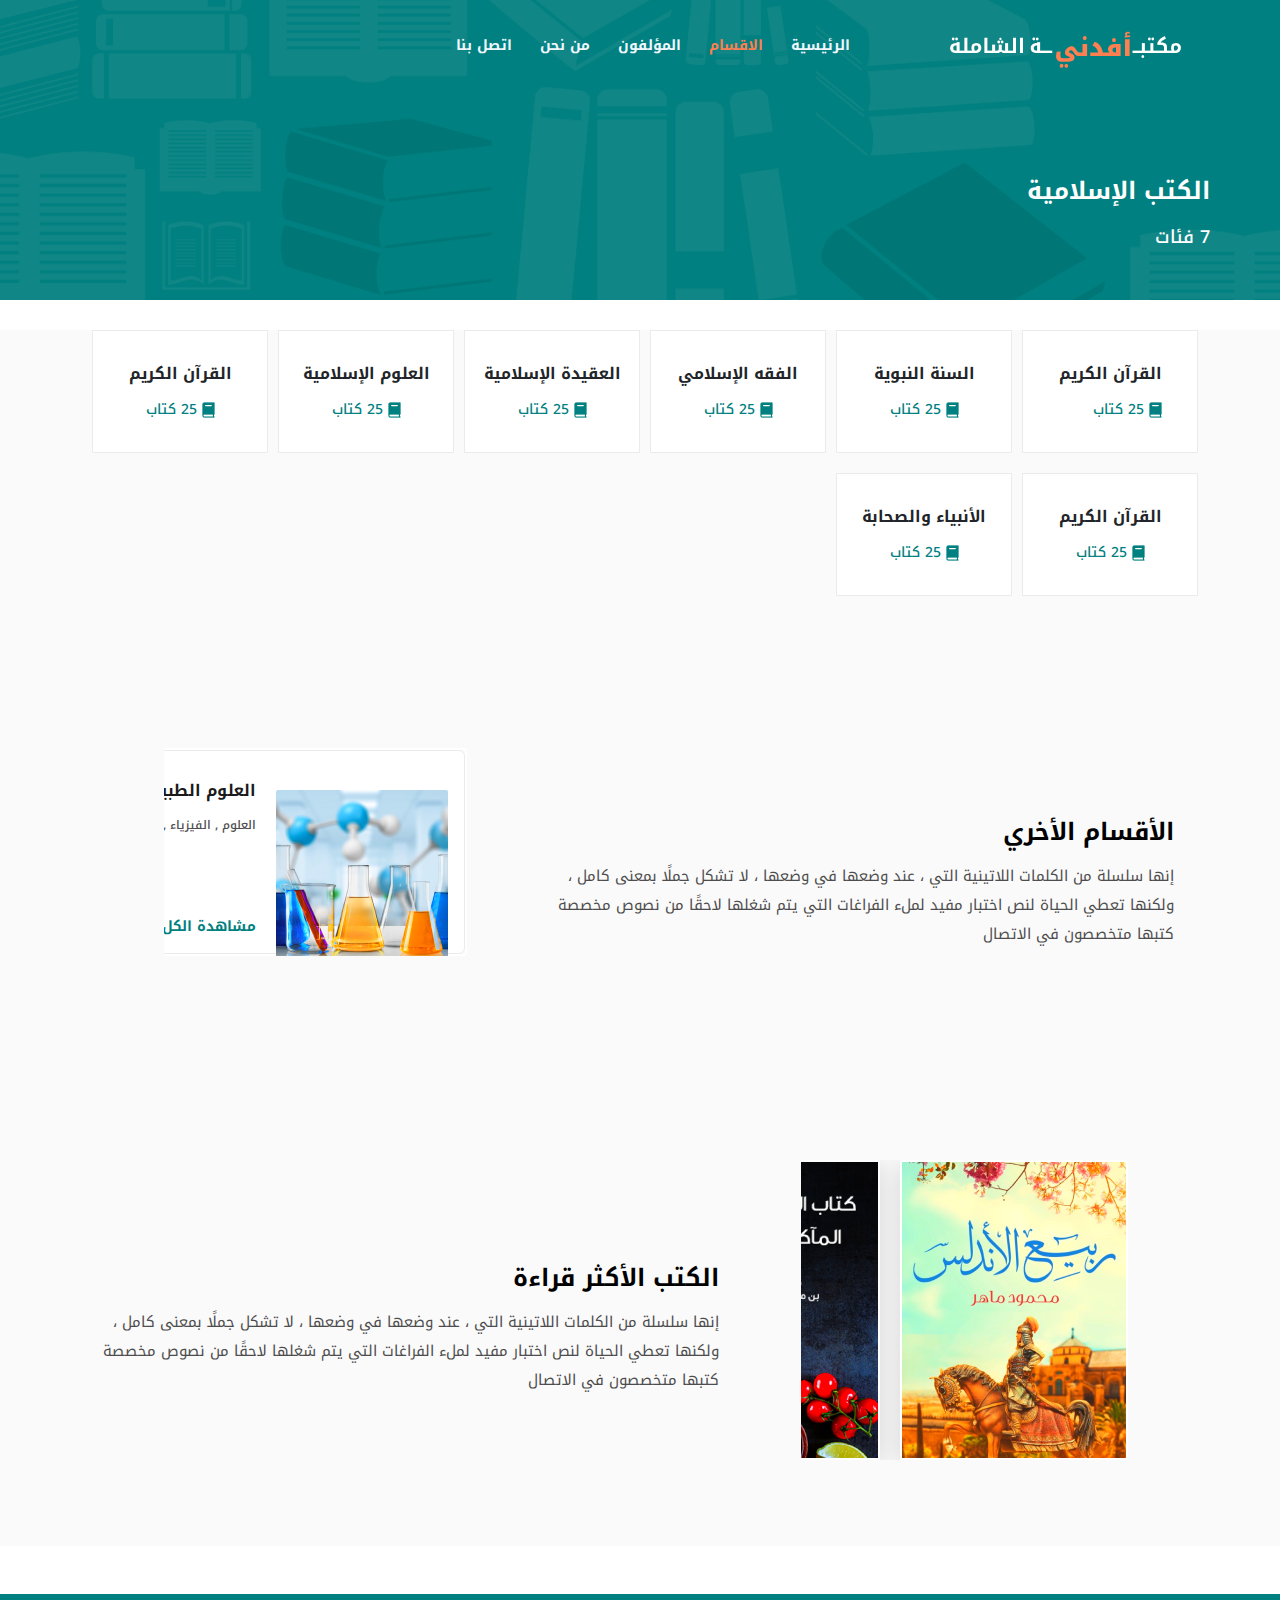
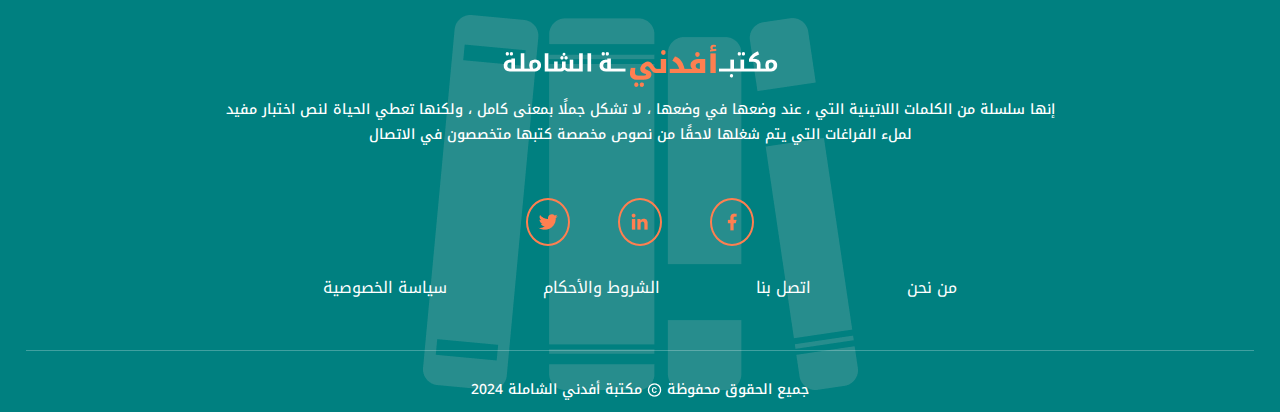
<file: pages/subCategory.html>
<!DOCTYPE html>
<html lang="en">

<head>
    <meta charset="UTF-8">
    <meta name="viewport" content="width=device-width, initial-scale=1.0">
    <link rel="icon" href="../assets/imgs/liberary.png">

    <!-- font_links -->
    <link rel="preconnect" href="https://fonts.googleapis.com">
    <link rel="preconnect" href="https://fonts.gstatic.com" crossorigin>
    <link href="https://fonts.googleapis.com/css2?family=Noto+Kufi+Arabic:wght@100..900&display=swap" rel="stylesheet">
    <!-- bootstrap -->
    <link href="https://cdn.jsdelivr.net/npm/bootstrap@5.3.3/dist/css/bootstrap.min.css" rel="stylesheet"
        integrity="sha384-QWTKZyjpPEjISv5WaRU9OFeRpok6YctnYmDr5pNlyT2bRjXh0JMhjY6hW+ALEwIH" crossorigin="anonymous">
    <script src="https://cdn.jsdelivr.net/npm/bootstrap@5.3.3/dist/js/bootstrap.bundle.min.js"
        integrity="sha384-YvpcrYf0tY3lHB60NNkmXc5s9fDVZLESaAA55NDzOxhy9GkcIdslK1eN7N6jIeHz"
        crossorigin="anonymous"></script>
    <link rel="stylesheet" type="text/css" href="../css/sub_category.css" />
    <title>أفدني</title>
</head>

<body>

    <div class="mainSections " id="mainSections">
        <nav class="navbar navbar-expand-lg w-100">
            <div class="container">

                <button class="navbar-toggler order-lg-1" type="button" data-bs-toggle="collapse"
                    data-bs-target="#navbarNav" aria-controls="navbarNav" aria-expanded="false"
                    aria-label="Toggle navigation">
                    <span class="navbar-toggler-icon"></span>
                </button>
                <div class="navbar_icon"><a href="../index.html">
                        <img src="../assets/imgs/icon.png" alt="Home Icon">
                    </a>
                </div>
                <div class="collapse  navbar-collapse order-lg-2" id="navbarNav">
                    <ul class="navbar-nav mx-auto">
                        <li class="nav-item">
                            <a class="nav-link" href="../index.html">الرئيسية</a>
                        </li>
                        <li class="nav-item">
                            <a class="nav-link active" href="./mainSections.html">الاقسام</a>
                        </li>
                        <li class="nav-item">
                            <a class="nav-link" href="./authors.html">المؤلفون</a>
                        </li>
                        <li class="nav-item">
                            <a class="nav-link" href="./privaceAndPolicy.html">من نحن </a>
                        </li>
                        <li class="nav-item">
                            <a class="nav-link" href="./contactUs.html">اتصل بنا</a>
                        </li>
                    </ul>
                </div>

        </nav>

        <div class="sections_Number container ">
            <h4> الكتب الإسلامية</h4>
            <p>7 فئات</p>
        </div>
    </div>

    <div class="books">
        <!-- subCat Books -->

        <div class="books_cat container">
            <div class="books_cat_card">
                <a href="../pages/books.html">
                    <h3> القرآن الكريم</h3>
                    <span>
                        <img src="../assets/imgs/book.png"> 25 كتاب
                    </span>
                </a>
            </div>
            <div class="books_cat_card">
                <h3> السنة النبوية</h3>
                <span>
                    <img src="../assets/imgs/book.png"> 25 كتاب
                </span>
            </div>
            <div class="books_cat_card">
                <h3> الفقه الإسلامي</h3>
                <span>
                    <img src="../assets/imgs/book.png"> 25 كتاب
                </span>
            </div>
            <div class="books_cat_card">
                <h3> العقيدة الإسلامية </h3>
                <span>
                    <img src="../assets/imgs/book.png"> 25 كتاب
                </span>
            </div>
            <div class="books_cat_card">
                <h3> العلوم الإسلامية </h3>
                <span>
                    <img src="../assets/imgs/book.png"> 25 كتاب
                </span>
            </div>
            <div class="books_cat_card">
                <h3> القرآن الكريم</h3>
                <span>
                    <img src="../assets/imgs/book.png"> 25 كتاب
                </span>
            </div>
            <div class="books_cat_card">
                <h3> القرآن الكريم</h3>
                <span>
                    <img src="../assets/imgs/book.png"> 25 كتاب
                </span>
            </div>
            <div class="books_cat_card">
                <h3> الأنبياء والصحابة</h3>
                <span>
                    <img src="../assets/imgs/book.png"> 25 كتاب
                </span>
            </div>


        </div>

        <!-- other Sections -->
        <div class="container mt-5">
            <div class="w-100  most_readed_section">
                <div class="most_readed container ">
                    <div class="most_readed-paragraph container ">
                        <h3>الأقسام الأخري</h3>
                        <p>
                            إنها سلسلة من الكلمات اللاتينية التي ، عند وضعها في وضعها ، لا تشكل جملًا بمعنى كامل ،
                            ولكنها تعطي
                            الحياة لنص اختبار مفيد لملء الفراغات التي يتم شغلها لاحقًا من نصوص مخصصة كتبها متخصصون في
                            الاتصال

                        </p>
                    </div>
                    <div class="most_readed_wrapper mt-4">
                        <ul class="most_readed_items">
                            <li class="most_readed_item">
                                <div class="card">
                                    <div class="card-body d-flex">
                                        <a href="./subCategory.html">
                                            <img src="../assets/imgs/science (1).png" class="card-img-right"
                                                alt="Card image">

                                            <div class="card-text">
                                                <h3>العلوم الطبيعية</h3>
                                                <p>العلوم , الفيزياء , الكيمياء , الرياضيات .</p>
                                                <a href="./subCategory.html" class="">مشاهدة الكل
                                                    <span>
                                                        <img src="../assets/imgs/Vector 2.png" alt="">
                                                    </span>
                                                </a>
                                            </div>
                                        </a>
                                    </div>
                            </li>
                            <li class="most_readed_item">
                                <div class="card">
                                    <div class="card-body d-flex">
                                        <a href="./subCategory.html">
                                            <img src="../assets/imgs/science (1).png" class="card-img-right"
                                                alt="Card image">

                                            <div class="card-text">
                                                <h3>العلوم الطبيعية</h3>
                                                <p>العلوم , الفيزياء , الكيمياء , الرياضيات .</p>
                                                <a href="./subCategory.html" class="">مشاهدة الكل
                                                    <span>
                                                        <img src="../assets/imgs/Vector 2.png" alt="">
                                                    </span>
                                                </a>

                                            </div>
                                        </a>
                                    </div>
                            </li>
                            <li class="most_readed_item">
                                <div class="card">
                                    <div class="card-body d-flex">
                                        <a href="./subCategory.html">
                                            <img src="../assets/imgs/science (1).png" class="card-img-right"
                                                alt="Card image">

                                            <div class="card-text">
                                                <h3>العلوم الطبيعية</h3>
                                                <p>العلوم , الفيزياء , الكيمياء , الرياضيات .</p>
                                                <a href="./subCategory.html" class="">مشاهدة الكل
                                                    <span>
                                                        <img src="../assets/imgs/Vector 2.png" alt="">
                                                    </span>
                                                </a>

                                            </div>
                                        </a>
                                    </div>
                            </li>


                        </ul>
                    </div>

                </div>
            </div>
        </div>

        <!-- most Readed -->
        <div class="w-100  most_readed_section">
            <div class="most_readed container reversedSection">

                <div class="most_readed_wrapper mt-5">
                    <ul class="most_readed_items test" id="test">
                        <li class="most_readed_item">
                            <a href=""> <img src="../assets/imgs/book1.png"></a>
                        </li>
                        <li class="most_readed_item">
                            <a href=""> <img src="../assets/imgs/book 2.png"></a>
                        </li>
                        <li class="most_readed_item">
                            <a href=""> <img src="../assets/imgs/book1.png"></a>
                        </li>
                        <li class="most_readed_item">
                            <a href=""> <img src="../assets/imgs/book 2.png"></a>
                        </li>
                        <li class="most_readed_item">
                            <a href=""> <img src="../assets/imgs/book 2.png"></a>
                        </li>


                    </ul>
                </div>
                <div class="most_readed-paragraph container ">
                    <h3> الكتب الأكثر قراءة</h3>
                    <p>
                        إنها سلسلة من الكلمات اللاتينية التي ، عند وضعها في وضعها ، لا تشكل جملًا بمعنى كامل ، ولكنها
                        تعطي
                        الحياة لنص اختبار مفيد لملء الفراغات التي يتم شغلها لاحقًا من نصوص مخصصة كتبها متخصصون في
                        الاتصال

                    </p>
                </div>

            </div>
        </div>

    </div>

    <!-- footer -->
    <div class="footer mt-5">
        <div class="container footer_paragraph">
            <img src="../assets/imgs/Frame 427322221.png">
            <p>إنها سلسلة من الكلمات اللاتينية التي ، عند وضعها في وضعها ، لا تشكل جملًا بمعنى كامل ، ولكنها تعطي الحياة
                لنص اختبار مفيد لملء الفراغات التي يتم شغلها لاحقًا من نصوص مخصصة كتبها متخصصون في الاتصال
            </p>

        </div>

        <div class="footer_icons">
            <div class="social_media">
                <img src="../assets/imgs/fb.png">
            </div>
            <div class="social_media">
                <img src="../assets/imgs/linkedin.png">
            </div>
            <div class="social_media">
                <img src="../assets/imgs/twitter.png">
            </div>
        </div>

        <div class="footer_links">
            <a href="">من نحن</a>
            <a href="">اتصل بنا</a>
            <a href="">الشروط والأحكام</a>
            <a href="">سياسة الخصوصية</a>
        </div>

        <hr>
        <div class="all_rights">
            <span>جميع الحقوق محفوظة </span><img src="../assets/imgs/Vector.png">
            <span>مكتبة أفدني الشاملة 2024</span>
        </div>

    </div>

    <script type="text/javascript" src="../js/subCat.js"></script>
</body>

</html>
</file>
<file: css/index.css>
:root {

    --main_color: rgba(255, 127, 80, 1);
    --background-color: #008080;

    --paragraph-color: rgba(77, 77, 77, 1);
    --sections-background: rgba(235, 245, 245, 1)
}

* {
    padding: 0;
    margin: 0;
    box-sizing: border-box;
}

html,
body {

    width: 100%;
    direction: rtl;
    font-family: "Noto Kufi Arabic", sans-serif;

}

.home {

    margin: 0 auto;
    padding: 0;
    background-color: var(--background-color);
    width: 100%;
    background-image: url("../assets//imgs/home_backGround.png");
    background-size: cover;
    background-repeat: no-repeat;
    color: #fff;
}

.navbar_icon {
    order: 2;
    margin-right: 1rem;
    display: flex;
    align-items: center;
    cursor: pointer;
}

.navbar_icon img {
    margin-left: 20px;
    width: 298px;
    height: 80px;

}

.navbar-toggler {
    order: 3;
}

.navbar-nav {
    text-align: center;
    flex-grow: 1;
    display: flex;
    align-items: center;
    margin-bottom: 5px
}

.navbar-nav li {
    margin: 0 10px;

}

.navbar-nav .nav-link.active {
    color: var(--main_color);
}

.navbar-collapse {
    justify-content: center;
    align-items: center;
}

.nav-link {
    color: aliceblue;
    padding: 8px 4px 8px 4px !important;
    font-size: 14px;
    font-weight: 700;
}

.nav-link:hover {
    color: var(--main_color) !important;

}



.mid_section {

    display: flex;
    align-items: center;
    justify-content: center;
    flex-direction: column;
    margin-top: 3rem;

}

.mid_section-header_container {

    font-size: 45px;
    font-weight: 900;
}

.mid_section-header {

    text-align: center;
    margin-bottom: 20px;
    line-height: 1.5;
    letter-spacing: 5;
    font-size: 45px;
    font-weight: 900;
}

.mid_section-paragraph {

    font-weight: 400;
    font-size: 17px !important;
    width: 50% !important;
    line-height: 1.5;
    line-height: 2;

}

.colored_word {
    color: var(--main_color);
    margin-top: 5px;
}

.inputGroup {

    margin-bottom: 1rem;
    width: 55%;
    position: relative;
}

.inputGroup input {
    font-size: 100%;
    padding: 0.8em;
    outline: none;
    border: 1px solid transparent;
    background-color: white;
    width: 100%;
}

.search-icon {
    position: absolute;
    left: 10px;
    top: 50%;
    transform: translateY(-50%);
    font-size: 18px;
    border: 0;
    background-color: var(--main_color);
    padding: 8px;
}

.search-icon img {

    width: 20px;
}

.search-icon span {

    font-size: 18px;
}

.inputGroup input {
    padding-left: 40px;
    width: 100%;
}

.inputGroup :is(input:focus) {
    border-color: var(--main_color)
}

.carousel-container {
    position: relative;

}

.prev,
.next {
    width: 40px;
    height: 40px;
    padding: 0;
    border-radius: 50%;
    opacity: 1;
    transition: opacity 0.3s ease;
    position: absolute;
    top: 50%;
    transform: translateY(-50%);
    background-color: white;
    display: flex;
    align-items: center;
    justify-content: center;
    z-index: 50;
}

.carousel-control-prev {
    left: -50px;
}

.carousel-control-next {
    right: -50px;
}

.carousel-control-prev-icon,
.carousel-control-next-icon {
    background-color: white;
    width: 16px;
    height: 30px;
    background-size: 9px 10px;
    background-position: center;
    background-repeat: no-repeat;

}

.carousel-control-prev-icon {
    background-image: url('../assets/imgs/prev.png');
}

.carousel-control-next-icon {
    background-image: url('../assets/imgs/next.png');
}



.carousel-control-prev:hover,
.carousel-control-next:hover {
    opacity: 1;
}


.afedny_liberary {

    width: 100%;
    display: flex;
    justify-content: space-between;
    align-items: center;
    margin: 7rem auto;
}

.afedny_liberary_about h3 {

    font-size: 24px;
    font-weight: 700;
    color: rgba(26, 26, 26, 1);
    line-height: 43.2px;
}

.afedny_liberary_about p {

    font-size: 15px;
    font-weight: 400;
    color: var(--paragraph-color);
    width: 625px;
    line-height: 28.8px;
}

.afedny_liberary_about button {

    width: 117px;
    height: 48px;
    padding: 0px 24px 0px 24px;
    border-radius: 2px;
    background-color: var(--main_color);
    border: none;
}

.liberary_image img {
    width: 100%;
}

.section_category {

    width: 100%;
    background-color: var(--sections-background);
    padding: 50px 0;
}

.section_category-paragraph {

    display: flex;
    flex-direction: column;
    justify-content: center;
    align-items: center;
}

.section_category-paragraph h2 {

    font-size: 24px;
    font-weight: 700;
    line-height: 43.2px;
    text-align: center;
    margin-top: 100px;
}

.section_category-paragraph p {

    font-size: 16px;
    font-weight: 400;
    line-height: 28.8px;
    text-align: center;
    width: 638px;
    height: 69px;
    color: var(--paragraph-color);

}

.card {
    border: none;
    cursor: pointer;
    margin-top: 2rem;
    transition: box-shadow 0.3s ease;
    box-sizing: border-box;
    max-width: 100%;
    border: 1px solid #EBEBEB;

}

.card-body {
    display: flex;
    align-items: center;
}

.card img {
    max-width: 100%;
    max-height: 172px;
    object-fit: cover;
    flex-shrink: 0;
}

.card-text {
    flex: 1;
    margin-right: 20px;
    margin-top: 10px;
    min-width: 0;
}

.card-text h3 {
    font-weight: 700;
    font-size: 18px;
    line-height: 1.8;
    color: rgba(26, 26, 26, 1);
    word-wrap: break-word;
}

.card-text p {
    font-weight: 500;
    font-size: 14px;
    line-height: 25.2px;
    color: var(--paragraph-color);
    overflow: hidden;
}

.card-text a {
    font-size: 14px;
    font-weight: 700;
    line-height: 25.2px;
    text-decoration: none;
    color: var(--background-color);
}

.card:hover {
    box-shadow: 0 4px 8px rgba(0, 0, 0, 0.2);
}

.newest_books-links {

    display: flex;
    flex-direction: row;
    justify-content: center;
    align-items: center;
    margin-top: 10px;
}

.newest_books-links a {

    text-decoration: none;
    font-size: 14px;
    color: var(--paragraph-color);
    margin: 20px 5px 30px 5px;
}

.newest_books-links span {
    margin: 20px 5px 30px 5px;

}

.active {
    color: var(--main_color) !important;
}

.slider-container2,
.slider-container2 {
    width: 100%;
    position: relative;
    overflow: hidden;
    box-sizing: border-box;
}

.slider-wrapper2,
.slider-wrapper3 {
    display: flex;
    transition: transform 0.5s ease-in-out;
    box-sizing: border-box;
}

.slider-wrapper2>div,
.slider-wrapper3>div {

    flex: 1 0 100%;
    display: flex;
    justify-content: space-around;
    align-items: center;
    transition: transform 0.5s ease-in-out;
}

.slider-wrapper2>div>div,
.slider-wrapper3>div>div {

    margin: 10px;
    text-align: center;
    box-sizing: border-box;
}

.slider-one .slider-wrapper2>div>div,
.slider-one .slider-wrapper3>div>div {

    width: 18%;
    height: 150px;
}

.slider-two .slider-wrapper2>div>div,
.slider-two .slider-wrapper3>div>div {
    width: 9%;
    height: 150px;
}

.slider-wrapper2 img,
.slider-wrapper3 img {
    width: 100%;
    height: 100%;
    object-fit: cover;
    border-radius: 5px;
}

.slider-nav,
.slider-nav2 {

    text-align: center;
    margin-top: 10px;
}

.slider-nav .dot,
.slider-nav2 .dot1 {

    height: 10px;
    width: 10px;
    margin: 0 5px;
    background-color: rgba(179, 217, 217, 1);
    border-radius: 50%;
    display: inline-block;
    cursor: pointer;
    transition: background-color 0.3s ease, transform 0.3s ease;
}

.slider-nav .dot.active,
.slider-nav2 .dot1.active {

    background-color: var(--background-color);
    transform: scale(1.2);
}

.story_slides h5,
.story_slides1 h5,
.slide2 h5,
.slide3 h5 {

    margin-top: 10px;
    font-size: 16px;
    font-weight: 700;
    color: var(--paragraph-color);

}

.story_slides p,
.story_slides1 p,
.slide2 p,
.slide3 p {

    font-size: 14px;
    font-weight: 500;
    color: var(--paragraph-color);
}




.most_readed {

    margin-top: 5rem;
    display: flex;
    justify-content: space-between;
    align-items: center;
    flex-direction: row;
    background-color: var(--background-color) !important;
    color: #fff !important;
    width: 100%;
}

.most_readed-paragraph {

    margin-top: 80px !important;

}

.most_readed-paragraph h3 {

    font-size: 24px;
    font-weight: 700;
    line-height: 43.2px;
    width: 516px;


}

.most_readed-paragraph p {

    font-size: 15px;
    font-weight: 400;
    width: 625px;
    line-height: 28.8px;
}


.most_readed_wrapper ul {
    padding: 0;
    overflow: hidden !important;
}

.most_readed_items li {
    list-style: none;
    border: 2px solid white;

}

.most_readed_wrapper {
    position: relative;
}

.most_readed_wrapper::before,
.most_readed_wrapper::after {
    position: absolute;
    top: 0;
    z-index: 1;
    content: "";
    display: block;
    width: 20px;
    height: 100%;
}

.most_readed_items img {

    width: 100%;
    height: 100%;
    object-fit: cover;
    filter: saturate(1.5);

}

.most_readed_items {
    position: relative;
    width: 100%;
    overflow: hidden;
    white-space: nowrap;
    font-size: 0;
    cursor: pointer;
}

.most_readed_items.active {
    cursor: grab;
}

.most_readed_item {
    display: inline-block;
    margin-left: 20px;
    user-select: none;
    width: 50%;
    height: 130px;
    font-size: 33px;
    font-weight: bold;
    line-height: 130px;
}

.most_readed_item:last-child {
    margin-right: 20px;
}

.most_readed_wrapper {
    padding: 70px;
    overflow: hidden;
}

.most_readed_item {
    width: 230px !important;
    height: 296px;
    border: 2px solid white;

}

.most_readed_section {

    background-color: var(--background-color);
}

.most_popular {

    width: 100;
    display: flex;
    flex-direction: column;
    margin-top: 5rem;
}

.most_popular_paragraph {

    display: flex;
    flex-direction: row;
    justify-content: space-between;
}

.most_popular_paragraph h3 {

    font-size: 24px;
    font-weight: 700;
    color: rgba(26, 26, 26, 1);
    line-height: 43.2px;
}

.most_popular_paragraph p {


    font-size: 16px;
    font-weight: 400;
    color: var(--paragraph-color);
    width: 647px;
    line-height: 28.8px;
}


.show_all {
    display: flex;
    justify-content: center;
    align-items: center;
}

.show_all a {

    text-decoration: none;
    color: var(--main_color);

}

.best_authors {

    width: 100%;
    background-color: var(--sections-background);
    padding: 2rem 0;
    margin-top: 5rem;
}

.autor_slider-container {
    width: 100%;
    position: relative;
    overflow: hidden;
}

.card-slide {
    display: none;
    justify-content: space-around;
    margin-top: 30px;
    gap: 10px;
}

.active-slide {
    display: flex;
    justify-content: space-between;
}

.author_card {
    display: flex;
    justify-content: center;
    align-items: center;
    flex-direction: column;
    width: 16.6%;
    height: 200px;
    background-color: rgba(255, 255, 255, 1);
    box-sizing: border-box;
}

.author_img {
    width: 100px;
    height: 100px;
    border-radius: 50%;
}

.author_card h3 {
    font-size: 16px;
    font-weight: 700;
    line-height: 28.8px;
}

.author_card span {
    font-size: 14px;
    font-weight: 500;
    line-height: 25.2px;
    color: var(--background-color);
}

.autor_btn {
    height: 10px;
    width: 10px;
    margin: 0 5px;
    background-color: rgba(179, 217, 217, 1);
    border-radius: 50%;
    display: inline-block;
    cursor: pointer;
    transition: background-color 0.3s ease, transform 0.3s ease;
    border: none;

}

.author_buttons {
    display: flex;
    align-items: center;
    justify-content: center;
    margin: 20px auto !important;
}

.autor_btn.active {
    background-color: var(--background-color);
    transform: scale(1.5);
    border: none;
}

.statistics {

    width: 100%;
    display: flex;
    justify-content: space-around;
    align-items: center;
    flex-direction: row;
    direction: rtl;
    margin: 8rem auto;
}

.stat_section {

    display: flex;
    flex-direction: column;
    justify-content: center;
    align-items: center;
}

.stat_section h3 {

    margin-top: 10px;
    font-size: 18px;
    font-weight: 700;
    line-height: 32.4px;

}

.footer {

    width: 100%;
    background-image: url(../assets/imgs/123.png);
    background-color: rgba(0, 128, 128, 1);
    background-position: center;
    background-repeat: no-repeat;
    display: flex;
    justify-content: center !important;
    align-items: center !important;
    flex-direction: column;
    margin: 5rem 0 0 0;
    color: #fff;
}

.footer_paragraph {
    display: flex;
    justify-content: center;
    align-items: center;
    flex-direction: column;
    margin: 50px 0;
}

.footer_paragraph p {

    width: 837px;
    height: 35px;
    font-size: 14px;
    font-weight: 500;
    line-height: 25.2px;
    text-align: center;
    margin-top: 10px;

}

.footer_icons {

    display: flex;
    justify-content: center;
    align-items: center;
}

.social_media {

    margin-inline: 24px;
    border: 2px solid var(--main_color);
    border-radius: 50%;
    padding: 10px;
}

.social_media:hover {

    background-color: var(--main_color);
}

.social_media:hover img {
    filter: invert(0%) sepia(100%) saturate(1000%) hue-rotate(0deg) brightness(0%) contrast(100%);
}

.navbar-nav {

    display: flex;
    flex-grow: 1 !important;
}

.footer_links {

    width: 100%;
    display: flex;
    justify-content: center;
    align-items: center;
    margin-top: 30px;
}

.footer_links a {

    text-decoration: none;
    color: #fff;
    margin-inline: 48px;
}

.footer_links a:hover {

    color: var(--main_color);
}

hr {
    border: 2;
    clear: both;
    display: block;
    width: 96%;
    height: 1px;
    margin-top: 50px !important;
}

.all_rights {

    padding: 10px;
    font-size: 14px;
    font-weight: 500;
    line-height: 25.2px;

}


.slider-container {
    position: relative;
    width: 100%;
    max-width: 1000px;
    height: 500px;
    margin: 0 auto;
    overflow: visible;
    background-color: #f8f8f8;
    background-color: transparent;
}

.slider {
    position: relative;
    height: 100%;
}

.slider img {

    height: 300px;

    border-radius: 2px;
    border: 2px solid #ffffff;
    object-fit: cover;
    transition: transform 0.3s ease;


}

.slider-container::before,
.slider-container::after {
    content: "";
    position: absolute;
    top: 0;
    width: 50%;
    height: 100%;
    background: inherit;
    z-index: 1;

}

.slider-container::before {
    left: 0;
    clip-path: polygon(0 0, 100% 0, 75% 100%, 0% 100%);
}

.slider-container::after {
    right: 0;
    clip-path: polygon(0 0, 25% 0, 100% 100%, 100% 100%);
}

.book-slide {
    position: absolute;
    width: 200px;
    height: 300px;
    top: 50%;
    transform: translateY(-50%);
    transition: transform 0.5s ease, z-index 0.5s ease, opacity 0.5s ease;
    opacity: 1;
    background-color: transparent !important;

}

.book-slide.active {
    left: 50%;
    transform: translateX(-50%) translateY(-50%) scale(1.2);
    z-index: 5;
}

.book-slide.prev-1 {
    left: 25%;
    transform: translateX(-50%) translateY(-50%) scale(1);
    z-index: 4;
}

.book-slide.prev-2 {
    left: 10%;
    transform: translateX(-50%) translateY(-50%) scale(0.8);
    z-index: 3;
}

.book-slide.next-1 {
    left: 75%;
    transform: translateX(-50%) translateY(-50%) scale(1);
    z-index: 4;
}

.book-slide.next-2 {
    left: 90%;
    transform: translateX(-50%) translateY(-50%) scale(0.8);
    z-index: 3;
}

.prev {
    left: -80px;
}

.next {
    right: -80px;
}

@media screen and (max-width:1250px) {

    .prev {
        left: 1px;
    }

    .next {
        right: 1px;
    }

    .slider-container {
        width: 90%;
        max-width: 900px;
        height: 500px;
    }

    .afedny_liberary {

        flex-wrap: nowrap;
        flex-direction: column;
        justify-content: center;
        align-items: center;

    }

    .card-body {

        display: flex;
        flex-direction: column;

    }

    .most_readed {

        flex-direction: column;
        justify-content: center;
        align-items: center;
    }

    .most_readed_wrapper {

        width: 90%;
        margin-top: 0;
    }

    .most_readed-paragraph {

        width: 100%;
        display: flex;
        flex-direction: column;
        justify-content: center;
        align-items: center;
    }

    .most_readed-paragraph h3,
    .most_readed-paragraph p {

        width: auto;
    }


}

@media screen and (max-width:900px) {


    .mid_section-header {

        font-size: 40px;
    }

    .mid_section-paragraph {

        width: 60% !important;
        font-size: 14px !important;

    }

    .slider-container {
        width: 80%;
        max-width: 800px;
    }

    .author_img {

        width: 70% !important;
        height: 80px !important;
    }

    .author_card h3 {
        text-align: center;
        font-size: 13px !important;
        font-weight: 600 !important;
        line-height: 28.8px;
    }

    .footer_paragraph p {

        width: auto;
    }

}



@media screen and (max-width:769px) {

    .mid_section-header {

        font-size: 28px;
    }

    .mid_section-paragraph {

        font-size: 12px !important;

    }

    .slider-container {
        width: 70%;
        max-width: 700px;
    }

    .slider img {

        height: 250px;
    }

    .next,
    .prev {
        opacity: 0.5;
    }

    .afedny_liberary_about {

        display: flex;
        justify-content: center;
        flex-direction: column;
        align-items: center;
        padding: 10px;
    }

    .afedny_liberary_about p,
    .afedny_liberary_about button {
        width: auto;
        font-size: 15px;
    }

    .section_category-paragraph h2 {
        margin: 50px;
    }

    .section_category-paragraph p,
    .footer_paragraph p {

        width: auto;
    }

    .card-body {

        display: flex;
        flex-direction: row;

    }

    .slider-one .slider-wrapper2>div>div,
    .slider-two .slider-wrapper2>div>div,
    .slider-one .slider-wrapper3>div>div,
    .slider-two .slider-wrapper3>div>div {
        width: 28%;
        height: 120px;
    }

    .dot,
    .dot1 {

        width: 10px !important;
        height: 10px !important;
    }

    .slider-wrapper2 h5,
    .slider-wrapper3 h5 {
        font-size: 13px;
    }

    .slider-wrapper2 p,
    .slider-wrapper3 p {

        font-size: 9px;
    }

    .most_popular_paragraph {

        display: flex;
        justify-content: center;
        flex-direction: column;
        align-items: start;
        padding: 10px;
    }

    .most_popular_paragraph p {
        width: auto;
        font-size: 15px;
    }

    .most_popular_paragraph h3 {

        width: 100%;
        display: flex;
        align-items: center;
        justify-content: center;
    }

    .author_img {

        height: 70px !important;
    }

    .author_card h3 {
        font-size: 11px !important;
        font-weight: 500 !important;
        line-height: 20.8px !important;
    }

    .author_card span {

        font-size: 10px !important;
    }

    .footer_icons {
        margin-top: 10px;
    }

    .footer_links a {

        margin-inline: 30px;
        font-size: 15px;
        display: flex;
        justify-content: space-between;
        align-items: start;
        margin: auto !important;
        ;
    }
}


@media screen and (max-width:480px) {

    .mid_section-header {

        font-size: 22px;
    }

    .navbar_icon img {
        width: 120px;
        height: 70px;
    }

    .navbar-toggler {
        width: 50px;
    }

    .search-icon span {
        display: none;
    }

    .section_category-paragraph h3 {

        font-size: 20px;
    }

    .section_category-paragraph p {

        font-size: 10px;
    }

    .slider-container {
        width: 60%;
        max-width: 600px;
    }

    .slider img {

        height: 250px;
    }

    .card-body {

        display: flex;
        flex-direction: column;
        width: 100%;


    }

    .newest_books-links {

        margin: 10px !important;
    }

    .newest_books-links a {
        font-size: 10px;
    }

    .story_slides {

        width: 80% !important;
    }

    .slider-one .slider-wrapper2>div>div,
    .slider-two .slider-wrapper2>div>div .slider-one .slider-wrapper3>div>div,
    .slider-two .slider-wrapper3>div>div {

        width: 48%;
        height: 100px;
    }

    .story_slides,
    .story_slides1 {
        padding: 5px;
    }

    .slider-wrapper2 h5,
    .slider-wrapper3 h5 {
        margin-top: 10px;
        font-size: 10px;
        font-weight: 500;


    }

    .slider-wrapper2 p,
    .slider-wrapper3 p {

        font-size: 7px;
        font-weight: 500;
    }

    .most_readed_item {
        width: 33%;
    }

    .author_card {

        display: flex;
        flex-direction: column;
        justify-content: center;
        align-items: center;
    }

    .author_img {

        height: 60px !important;
    }

    .author_card h3 {
        font-size: 10px !important;
        font-weight: 500 !important;
        line-height: 17.8px !important;
    }

    .author_card span {

        font-size: 9px !important;
        display: flex;
        flex-direction: column;
    }

    .author_card span>img {

        width: 15px;
    }

    .footer_paragraph img {

        width: 220px;
    }

    .footer_paragraph p {

        font-size: 10px;
    }

    .footer_icons {

        margin-top: 30px !important;
    }

    .footer_links {

        display: flex;
        flex-direction: column;
        justify-content: center;
        align-items: center;
        gap: 8px;
    }

    .all_rights {

        font-size: 10px;

    }


}
</file>
<file: css/authors.css>
:root {

    --main_color: rgba(255, 127, 80, 1);
    --background-color: #008080;

    --paragraph-color: rgba(77, 77, 77, 1);
    --sections-background: rgba(235, 245, 245, 1);
    --light-color: #FFF2EE;
}

* {
    padding: 0;
    margin: 0;
    box-sizing: border-box;
}

html,
body {

    width: 100%;
    direction: rtl;
    font-family: "Noto Kufi Arabic", sans-serif;
    background-color: #FAFAFA;

}

.mainSections {

    margin: 0 auto;
    padding: 0;
    background-color: var(--background-color);
    width: 100%;
    background-image: url("../assets/imgs/home_backGround.png");
    background-size: cover;
    background-repeat: no-repeat;
    color: #fff;
}

.navbar_icon {
    order: 2;
    margin-right: 1rem;
    display: flex;
    align-items: center;
    cursor: pointer;
}

.navbar_icon img {
    margin-left: 20px;
    width: 298px;
    height: 80px;

}

.navbar-toggler {
    order: 3;
}

.navbar-nav {
    text-align: center;
    flex-grow: 1;
    display: flex;
    align-items: center;
    margin-bottom: 5px
}

.navbar-nav li {
    margin: 0 10px;

}

.navbar-nav .nav-link.active {
    color: var(--main_color);
}

.navbar-collapse {
    justify-content: center;
    align-items: center;
}

.nav-link {
    color: aliceblue;
    padding: 8px 4px 8px 4px !important;
    font-size: 14px;
    font-weight: 700;
}

.nav-link:hover {
    color: var(--main_color) !important;

}

.active {
    color: var(--main_color) !important;
}


.sections_Number {

    margin-top: 4rem;
    padding: 10px 0 30px 0;
}

.sections_Number p {

    font-size: 16px;
    font-weight: 500;
    line-height: 32.4px;
    margin-top: 20px;

}

.sections_Number span {

    color: var(--main_color);

}


.filtaration {

    display: flex;
    justify-content: space-between;
    align-items: center;
}

#dropdownMenuButton {

    width: 211px;
    height: 56px;

    padding: 16px;
    border-radius: 2px;
    border: 1px solid #FFE5DC;
    background-color: var(--light-color);
    color: var(--main_color);
}

.inputGroup {
    width: 297px;
    position: relative;
}

.inputGroup input {
    width: 100%;
    font-size: 100%;
    padding: 0.8em 2.5em 0.8em 0.8em;
    border: 1px solid transparent;
    background-color: white;
    box-sizing: border-box;
    border: 1px solid #EBEBEB;
}

.search-icon {
    position: absolute;
    right: 10px;
    top: 50%;
    transform: translateY(-50%);
    border: 0;
    background-color: transparent;
    padding: 8px;
    cursor: pointer;
}

.search-icon img {
    width: 20px;
}

.inputGroup input:focus {
    border-color: var(--main_color);
}

.autor_info a {

    text-decoration: none;
}

.card {

    padding: 16px;
    border-radius: 2px;
    border: 1px solid #EBEBEB;
    background-color: #FFFFFF;
    text-decoration: none;
    display: flex;
    justify-content: center;
    align-items: center;
    flex-direction: column;
    box-sizing: border-box;


}

.author_img {
    width: 100px;
    height: 100px;
    border-radius: 50%;
}

.card h3 {
    font-size: 16px;
    font-weight: 700;
    line-height: 28.8px;
}

.card span {
    font-size: 14px;
    font-weight: 500;
    line-height: 25.2px;
    color: var(--background-color);
}


.pagination {
    display: flex;
    justify-content: center;
    flex-wrap: wrap;
    align-items: center;
    margin: 50px;
}

.page-item {
    margin: 0 4px;
}

.page-link {
    display: flex;
    justify-content: center;
    align-items: center;
    width: 40px;
    height: 40px;
    line-height: 40px;
    text-align: center;
    font-size: 16px;
    color: black;
    text-decoration: none;
    border: 1px solid #dee2e6;
    border-radius: 2px;
    background-color: white !important;
    box-shadow: 0px 4px 8px 0px #0166FF14;
    transition: background-color 0.2s, color 0.2s, opacity 0.2s;
    cursor: normal;
}

.page-link:hover {
    background-color: #e9ecef;
    color: #0056b3;
    opacity: 1;
}

.page-link.dots {
    cursor: default;
    color: #6c757d;
    background-color: transparent;
    border: none;
}

.page-item.disabled .page-link {
    color: #6c757d;
    pointer-events: none;
    cursor: not-allowed;
}

.page-link[aria-label="Previous"] {
    border-radius: 2px 0 0 2px;
}

.page-link[aria-label="Next"] {
    border-radius: 0 2px 2px 0;
}

.active_btn {

    background-color: var(--main_color) !important;
    color: white !important;
}




.footer {

    width: 100%;
    background-image: url(../assets/imgs/123.png);
    background-color: rgba(0, 128, 128, 1);
    background-position: center;
    background-repeat: no-repeat;
    display: flex;
    justify-content: center !important;
    align-items: center !important;
    flex-direction: column;
    margin: 5rem 0 0 0;
    color: #fff;
}

.footer_paragraph {
    display: flex;
    justify-content: center;
    align-items: center;
    flex-direction: column;
    margin: 50px 0;
}

.footer_paragraph p {

    width: 837px;
    height: 35px;
    font-size: 14px;
    font-weight: 500;
    line-height: 25.2px;
    text-align: center;
    margin-top: 10px;

}

.footer_icons {

    display: flex;
    justify-content: center;
    align-items: center;
}

.social_media {

    margin-inline: 24px;
    border: 2px solid var(--main_color);
    border-radius: 50%;
    padding: 10px;
}

.social_media:hover {

    background-color: var(--main_color);
}

.social_media:hover img {
    filter: invert(0%) sepia(100%) saturate(1000%) hue-rotate(0deg) brightness(0%) contrast(100%);
}

.footer_links {

    width: 100%;
    display: flex;
    justify-content: center;
    align-items: center;
    margin-top: 30px;
}

.footer_links a {

    text-decoration: none;
    color: #fff;
    margin-inline: 48px;
}

.footer_links a:hover {

    color: var(--main_color);
}

hr {
    border: 2;
    clear: both;
    display: block;
    width: 96%;
    height: 1px;
    margin-top: 50px !important;
}

.all_rights {

    padding: 10px;
    font-size: 14px;
    font-weight: 500;
    line-height: 25.2px;

}

@media (max-width: 1160px) {

    .card h3 {
        font-size: 11px;
        font-weight: 700;
        line-height: 28.8px;
    }

}

@media (max-width: 992px) {

    .card h3 {
        font-size: 16px;
        font-weight: 700;
        line-height: 28.8px;
    }

    .footer_paragraph p {

        width: auto;
    }
}

@media screen and (max-width:768px) {

    .sections_Number {

        display: flex;
        justify-content: center;
        align-items: center;
        flex-direction: column;
    }

    .filtaration {

        display: flex;
        flex-direction: column-reverse;
        justify-content: center;
        gap: 20px;
    }

    .footer_paragraph p {

        width: auto;
    }

    .footer_icons {
        margin-top: 10px;
    }

    .footer_links a {

        margin-inline: 30px;
        font-size: 15px;
        display: flex;
        justify-content: space-between;
        align-items: start;
        margin: auto !important;
        ;
    }

}


@media screen and (max-width:480px) {
    .navbar_icon img {
        width: 120px;
        height: 70px;
    }

    .navbar-toggler {
        width: 50px;
    }

    .sections_Number h4 {

        font-size: 20px;
    }

    .sections_Number {

        font-size: 12px;
    }

    .footer_paragraph img {

        width: 220px;
    }

    .footer_paragraph p {

        font-size: 10px;
    }

    .footer_icons {

        margin-top: 30px !important;
    }

    .footer_links {

        display: flex;
        flex-direction: column;
        justify-content: center;
        align-items: center;
        gap: 8px;
    }

    .all_rights {

        font-size: 10px;

    }

}
</file>
<file: css/autor_details.css>
:root {

    --main_color: rgba(255, 127, 80, 1);
    --background-color: #008080;
    --light-color: #FFF2EE;
    --paragraph-color: #666666;
    --sections-background: rgba(235, 245, 245, 1);
    --black-paragraph-color: #1A1A1A;
}

* {
    padding: 0;
    margin: 0;
    box-sizing: border-box;
}

html,
body {

    width: 100%;
    direction: rtl;
    font-family: "Noto Kufi Arabic", sans-serif;
    background-color: #FAFAFA !important;


}

.mainSections {

    margin: 0 auto;
    padding: 0;
    background-color: var(--background-color);
    width: 100%;
    background-image: url("../assets/imgs/home_backGround.png");
    background-size: cover;
    background-repeat: no-repeat;
    color: #fff;
}

.navbar_icon {
    order: 2;
    margin-right: 1rem;
    display: flex;
    align-items: center;
    cursor: pointer;
}

.navbar_icon img {
    margin-left: 20px;
    width: 298px;
    height: 80px;

}

.navbar-toggler {
    order: 3;
}

.navbar-nav {
    text-align: center;
    flex-grow: 1;
    display: flex;
    align-items: center;
    margin-bottom: 5px
}

.navbar-nav li {
    margin: 0 10px;

}

.navbar-nav .nav-link.active {
    color: var(--main_color);
}

.navbar-collapse {
    justify-content: center;
    align-items: center;
}

.nav-link {
    color: aliceblue;
    padding: 8px 4px 8px 4px !important;
    font-size: 14px;
    font-weight: 700;
}



.nav-link:hover {
    color: var(--main_color) !important;

}

.active {
    color: var(--main_color) !important;
}

.sections_Number {

    margin-top: 4rem;
    padding: 10px 0 30px 0;
}

.sections_Number p {

    font-size: 16px;
    font-weight: 500;
    line-height: 32.4px;
    margin-top: 20px;

}

.sections_Number span {

    color: var(--main_color);

}

.main {

    width: 100%;
}

.image img {
    width: 280px;
    height: 370px;
    border-radius: 4px;
    border: 2px solid #fff;
}

.share_book {

    display: flex;
    justify-content: center;
    margin-top: 10px;
    width: 204px;
    height: 20px;
}

.share_book p {

    font-size: 14px;
    font-weight: 500;
    line-height: 25.2px;

}

.social_media2 {

    display: flex;
    justify-content: center !important;
    gap: 30px;
    width: 100%;
}


.social_media2 img {

    width: 20px;
    height: 20px;
}

.social_media2 img:hover {
    filter: invert(57%) sepia(64%) saturate(2100%) hue-rotate(345deg) brightness(100%) contrast(101%);
}

.books_details {

    width: 100%;
}

.first_section_container {


    padding: 40px;
    border-radius: 4px;
    border: 1px solid #EBEBEB;
    background-color: #ffffff;
    box-sizing: border-box;
}

.header_section {

    display: flex;
    flex-direction: row;
    justify-content: space-between;
}

.book_author_evaluation {

    display: flex;
    flex-direction: column;
}

.book_author_evaluation h2 {

    font-size: 24px;
    font-weight: 700;
    line-height: 43.2px;
}


.about_book {

    margin-top: 30px;
}

.about_book p {

    font-size: 14px;
    font-weight: 400;
    line-height: 25.2px;
    color: var(--black-paragraph-color);
}

tr {
    width: 872px;
    height: 48px;
    gap: 24px;
    padding: 20px;
}

.table-striped tbody tr:nth-child(odd)>td {
    background-color: #F4F5F8 !important;
}

.table-striped tbody tr:nth-child(even)>td {
    background-color: #FFFFFF !important;
}

.overview {

    padding: 20px 40px;
    border-radius: 4px;
    border: 1px solid #EBEBEB;
    background-color: #ffffff;
    box-sizing: border-box;
    margin: 40px 0;
}


.overview h2 {

    font-size: 18px;
    font-weight: 700;
    line-height: 32.4px;
    color: var(--black-paragraph-color);
}



.show_more {
    display: flex;
    justify-content: center;
    align-items: center !important;
    color: var(--main_color);
    margin-top: 10px;
    cursor: pointer;
}

.author_books {

    display: flex;
    justify-content: space-between;
    flex-direction: column;
    padding: 40px;
    border-radius: 4px;
    border: 1px solid #EBEBEB;
    background-color: #ffffff;
    box-sizing: border-box;
}

.author_books_header {

    width: 100%;
    display: flex;
    justify-content: space-between;
}

.author_books_header h2 {

    font-size: 18px;
    font-weight: 700;
    line-height: 32.4px;
    color: var(--black-paragraph-color);
}

.author_books_header span {


    font-size: 16px;
    font-weight: 500;
    line-height: 28.8px;
    color: var(--background-color);
}

.inputGroup {
    width: 297px;
    position: relative;
}

.inputGroup input {
    width: 100%;
    font-size: 100%;
    padding: 0.8em 2.5em 0.8em 0.8em;
    border: 1px solid transparent;
    background-color: white;
    box-sizing: border-box;
    border: 1px solid #EBEBEB;
}

.search-icon {
    position: absolute;
    right: 10px;
    top: 50%;
    transform: translateY(-50%);
    border: 0;
    background-color: transparent;
    padding: 8px;
    cursor: pointer;
}

.search-icon img {
    width: 20px;
}

.inputGroup input:focus {
    border-color: var(--main_color);
}


.books_container {

    width: 100%;
    gap: 100px;
}

.book_info {

    height: 321px;

}

.book_info a {


    text-decoration: none;
    display: flex;
    justify-content: center;
    align-items: center;
    text-align: center;

}

.book_info img {

    width: 196px;
    height: 268px;
    border: 2px solid #FFFFFF;
    border-radius: 2px;
}

.book_info h3 {

    font-size: 16px;
    font-weight: 700;
    line-height: 28.8px;
    text-align: center;
    color: black;

}

.book_info span {


    font-size: 13px;
    font-weight: 500;
    line-height: 25.2px;
    text-align: center;
    color: var(--black-paragraph-color);
}



.footer {

    width: 100%;
    background-image: url(../assets/imgs/123.png);
    background-color: rgba(0, 128, 128, 1);
    background-position: center;
    background-repeat: no-repeat;
    display: flex;
    justify-content: center !important;
    align-items: center !important;
    flex-direction: column;
    margin: 5rem 0 0 0;
    color: #fff;
}

.footer_paragraph {
    display: flex;
    justify-content: center;
    align-items: center;
    flex-direction: column;
    margin: 50px 0;
}

.footer_paragraph p {

    width: 837px;
    height: 35px;
    font-size: 14px;
    font-weight: 500;
    line-height: 25.2px;
    text-align: center;
    margin-top: 10px;

}

.footer_icons {

    display: flex;
    justify-content: center;
    align-items: center;
}

.social_media {

    margin-inline: 24px;
    border: 2px solid var(--main_color);
    border-radius: 50%;
    padding: 10px;
}

.social_media:hover {

    background-color: var(--main_color);
}

.social_media:hover img {
    filter: invert(0%) sepia(100%) saturate(1000%) hue-rotate(0deg) brightness(0%) contrast(100%);
}

.footer_links {

    width: 100%;
    display: flex;
    justify-content: center;
    align-items: center;
    margin-top: 30px;
}

.footer_links a {

    text-decoration: none;
    color: #fff;
    margin-inline: 48px;
}

.footer_links a:hover {

    color: var(--main_color);
}

hr {
    border: 2;
    clear: both;
    display: block;
    width: 96%;
    height: 1px;
    margin-top: 50px !important;
}

.all_rights {

    padding: 10px;
    font-size: 14px;
    font-weight: 500;
    line-height: 25.2px;

}

@media screen and (max-width:1250px) {
    .books_details {

        display: flex !important;
        flex-direction: column;
        justify-content: center;
        align-items: center;
        gap: 50px;
        width: auto !important;
    }

    .col-3,
    .col-9 {
        width: auto;
    }

    .image img:hover {

        filter: saturate(1.5);
    }

    .share_book {
        justify-content: center;
    }

    .about_book {
        width: auto !important;
        height: auto;
        max-width: 100%;
        word-wrap: break-word;

    }

}


@media screen and (max-width:900px) {

    .footer_paragraph p {

        width: auto;
    }
}

@media screen and (max-width:769px) {

    .sections_Number {
        display: flex;
        justify-content: center;
        align-items: center;
        flex-direction: column;
    }

    .sections_Number p {

        font-size: 12px;
        font-weight: 500;
        line-height: 32.4px;
        margin-top: 20px;

    }

    .header_section {

        flex-direction: column;
        gap: 15px;
        justify-content: center;
        align-items: center;
    }

    .about_book p {

        font-size: 12px;
        margin: 60px auto;
        line-height: 20px;
        margin: 0;

    }

    .table-striped tbody tr>td {


        font-size: 12px;
    }

    .overview,
    .author_books_header {
        display: flex;
        align-items: center;
        justify-content: center;
        flex-direction: column;
        gap: 10px
    }

    .footer_paragraph p {

        width: auto;
    }

    .footer_icons {
        margin-top: 10px;
    }

    .footer_links a {

        margin-inline: 30px;
        font-size: 15px;
        display: flex;
        justify-content: space-between;
        align-items: start;
        margin: auto !important;
        ;
    }
}

@media screen and (max-width:480px) {
    .navbar_icon img {
        width: 120px;
        height: 70px;
    }

    .navbar-toggler {
        width: 50px;
    }

    .search-icon span {
        display: none;
    }

    .books_btn_style {

        display: flex;
        flex-direction: column;
        gap: 10px;
    }

    .image img {

        width: 200px;
        height: 300px;
    }

    .book_author_evaluation h2 {

        font-size: 22px !important;
        font-weight: 700;
        line-height: 40.2px;
    }

    .footer_paragraph img {

        width: 220px;
    }

    .footer_paragraph p {

        font-size: 10px;
    }

    .footer_icons {

        margin-top: 30px !important;
    }

    .footer_links {

        display: flex;
        flex-direction: column;
        justify-content: center;
        align-items: center;
        gap: 8px;
    }

    .all_rights {

        font-size: 10px;

    }

}
</file>
<file: css/books.css>
:root {

    --main_color: rgba(255, 127, 80, 1);
    --background-color: #008080;

    --paragraph-color: rgba(77, 77, 77, 1);
    --sections-background: rgba(235, 245, 245, 1)
}

* {
    padding: 0;
    margin: 0;
    box-sizing: border-box;
}

html,
body {

    width: 100%;
    direction: rtl;
    font-family: "Noto Kufi Arabic", sans-serif;

}

.mainSections {

    margin: 0 auto;
    padding: 0;
    background-color: var(--background-color);
    width: 100%;
    background-image: url("../assets/imgs/home_backGround.png");
    background-size: cover;
    background-repeat: no-repeat;
    color: #fff;
}

.navbar_icon {
    order: 2;
    margin-right: 1rem;
    display: flex;
    align-items: center;
    cursor: pointer;
}

.navbar_icon img {
    margin-left: 20px;
    width: 298px;
    height: 80px;

}

.navbar-toggler {
    order: 3;
}

.navbar-nav {
    text-align: center;
    flex-grow: 1;
    display: flex;
    align-items: center;
    margin-bottom: 5px
}

.navbar-nav li {
    margin: 0 10px;

}

.navbar-nav .nav-link.active {
    color: var(--main_color);
}

.navbar-collapse {
    justify-content: center;
    align-items: center;
}

.nav-link {
    color: aliceblue;
    padding: 8px 4px 8px 4px !important;
    font-size: 14px;
    font-weight: 700;
}

.nav-link:hover {
    color: var(--main_color) !important;

}

.active {
    color: var(--main_color) !important;
}


.sections_Number {

    margin-top: 4rem;
    padding: 10px 0 30px 0;
}

.sections_Number p {

    font-size: 16px;
    font-weight: 500;
    line-height: 32.4px;
    margin-top: 20px;

}

.sections_Number span {

    color: var(--main_color);

}


.card {
    border: none;
    display: flex;
    flex-direction: column;
    justify-content: center;
    align-items: center;
    margin-bottom: 20px;
}

.card-link {
    display: block;
    text-decoration: none;
    color: inherit;
}


.card img {
    width: 100%;
    max-width: 216px;
    height: 288px;
}

.card img:hover {
    width: 100%;
    max-width: 216px;
    height: 288px;
}

.card-body h3 {


    font-size: 16px;
    font-weight: 700;
}

.card-body p {

    font-size: 14px;
    font-weight: 500;
    color: var(--paragraph-color);
}




.pagination .page-item:not(:last-child) {
    margin-right: 10px;
}

.filtration_card {

    width: 298px !important;
    padding: 24px;
    background-color: #fff;
    border: 1px solid rgba(235, 235, 235, 1);
}

.filter_btn_orange {

    width: 298px !important;
    height: 64px;
    padding: 20px;
    background-color: #fff;
    border: 1px solid rgba(235, 235, 235, 1);
    color: var(--main_color);

}

.filter_btn_black {

    width: 298px !important;
    height: 64px;
    padding: 20px;
    background-color: #fff;
    border: 1px solid rgba(235, 235, 235, 1);
    color: black;


}

.filter_btn h3 {

    font-weight: 700;
    line-height: 28.8px;
    font-size: 16px;

}

.form-check {

    width: 100%;
    display: flex;
    align-items: center;
    gap: 35px;
    margin: 15px 0;
}


.form-check input {

    width: 18px;
    height: 18px;
    border-radius: 100px 0px 0px 0px;
    border: 2px solid black;

}

.form-check-input:checked {
    background-color: var(--main_color);
    border-color: var(--main_color);
}

.form-check-label {

    font-size: 16px;
    font-weight: 500;
    line-height: 28.8px;
}

.form-check-number {


    font-size: 14px;
    font-weight: 500;
    line-height: 25.2px;
    color: #B3B3B3;
}

.inputGroup {
    margin-bottom: 1rem;
    width: 100%;
    position: relative;
}

.inputGroup input {
    width: 100%;
    font-size: 100%;
    padding: 0.8em 2.5em 0.8em 0.8em;
    border: 1px solid transparent;
    background-color: #FAFAFA;
    box-sizing: border-box;
    border: 1px solid #EBEBEB;
}

.search-icon {
    position: absolute;
    right: 10px;
    top: 50%;
    transform: translateY(-50%);
    border: 0;
    background-color: transparent;
    padding: 8px;
    cursor: pointer;
}

.search-icon img {
    width: 20px;
}

.inputGroup input:focus {
    border-color: var(--main_color);
}


.pagination {
    display: flex;
    justify-content: center;
    flex-wrap: wrap;
    align-items: center;
}

.page-item {
    margin: 0 4px;
}

.page-link {
    display: flex;
    justify-content: center;
    align-items: center;
    width: 40px;
    height: 40px;
    line-height: 40px;
    text-align: center;
    font-size: 16px;
    color: black;
    text-decoration: none;
    border: 1px solid #dee2e6;
    border-radius: 2px;
    background-color: white !important;
    box-shadow: 0px 4px 8px 0px #0166FF14;
    transition: background-color 0.2s, color 0.2s, opacity 0.2s;
    cursor: normal;
}

.page-link:hover {
    background-color: #e9ecef;
    color: #0056b3;
    opacity: 1;
}

.page-link.dots {
    cursor: default;
    color: #6c757d;
    background-color: transparent;
    border: none;
}

.page-item.disabled .page-link {
    color: #6c757d;
    pointer-events: none;
    cursor: not-allowed;
}

.page-link[aria-label="Previous"] {
    border-radius: 2px 0 0 2px;
}

.page-link[aria-label="Next"] {
    border-radius: 0 2px 2px 0;
}

.active_btn {

    background-color: var(--main_color) !important;
    color: white !important;
}



.footer {

    width: 100%;
    background-image: url(../assets/imgs/123.png);
    background-color: rgba(0, 128, 128, 1);
    background-position: center;
    background-repeat: no-repeat;
    display: flex;
    justify-content: center !important;
    align-items: center !important;
    flex-direction: column;
    margin: 5rem 0 0 0;
    color: #fff;
}

.footer_paragraph {
    display: flex;
    justify-content: center;
    align-items: center;
    flex-direction: column;
    margin: 50px 0;
}

.footer_paragraph p {

    width: 837px;
    height: 35px;
    font-size: 14px;
    font-weight: 500;
    line-height: 25.2px;
    text-align: center;
    margin-top: 10px;

}

.footer_icons {

    display: flex;
    justify-content: center;
    align-items: center;
}

.social_media {

    margin-inline: 24px;
    border: 2px solid var(--main_color);
    border-radius: 50%;
    padding: 10px;
}

.social_media:hover {

    background-color: var(--main_color);
}

.social_media:hover img {
    filter: invert(0%) sepia(100%) saturate(1000%) hue-rotate(0deg) brightness(0%) contrast(100%);
}

.footer_links {

    width: 100%;
    display: flex;
    justify-content: center;
    align-items: center;
    margin-top: 30px;
}

.footer_links a {

    text-decoration: none;
    color: #fff;
    margin-inline: 48px;
}

.footer_links a:hover {

    color: var(--main_color);
}

hr {
    border: 2;
    clear: both;
    display: block;
    width: 96%;
    height: 1px;
    margin-top: 50px !important;
}

.all_rights {

    padding: 10px;
    font-size: 14px;
    font-weight: 500;
    line-height: 25.2px;

}

#mainContent {
    margin-left: 0;
}

.sidebar-toggle-btn {
    display: none;
    position: fixed;
    top: 20px;
    right: 20px;
    background-color: orange;
    border: none;
    padding: 10px 20px;
    color: #fff;
    cursor: pointer;
    border-radius: 5px;
    z-index: 1100;
}

@media (max-width: 1160px) {


    .card-body h3 {
        font-size: 15px;
    }

    .card-body p {

        font-size: 12px;
    }
}

@media (max-width: 992px) {
    .col-lg-3 {
        flex: 0 0 50%;
        max-width: 50%;
    }

    .footer_paragraph p {

        width: auto;
    }

    #sidebar {
        transition: transform 0.3s ease-in-out;
        position: fixed;
        top: 0;
        left: -100%;
        width: 80%;
        height: 100%;
        background-color: #fff;
        box-shadow: 2px 0 5px rgba(0, 0, 0, 0.5);
        z-index: 1000;
        overflow-y: auto;
    }

    #mainContent {
        margin-left: 0;
    }

    .sidebar-toggle-btn {
        display: block;
    }

    #sidebar.open {
        right: 0;
    }

    #mainContent.sidebar-open {
        margin-left: 80%;
    }

}

@media screen and (max-width:768px) {
    .sections_Number {

        display: flex;
        justify-content: center;
        align-items: center;
        flex-direction: column;
    }

    .col-md-4 {
        flex: 0 0 50%;
        max-width: 50%;
    }

    .card-body h3 {
        font-size: 14px;
    }

    .footer_paragraph p {

        width: auto;
    }

    .footer_icons {
        margin-top: 10px;
    }

    .footer_links a {

        margin-inline: 30px;
        font-size: 15px;
        display: flex;
        justify-content: space-between;
        align-items: start;
        margin: auto !important;
        ;
    }

}

@media screen and (max-width:480px) {

    .navbar_icon img {
        width: 120px;
        height: 70px;
    }

    .navbar-toggler {
        width: 50px;
    }

    .sections_Number h4 {

        font-size: 20px;
    }

    .sections_Number {

        font-size: 12px;
    }

    .col-md-4 {
        flex: 0 0 100%;
        max-width: 100%;
    }


    .card-body h3,
    .card-body p {
        font-size: 13px;
    }

    .footer_paragraph img {

        width: 220px;
    }

    .footer_paragraph p {

        font-size: 10px;
    }

    .footer_icons {

        margin-top: 30px !important;
    }

    .footer_links {

        display: flex;
        flex-direction: column;
        justify-content: center;
        align-items: center;
        gap: 8px;
    }

    .all_rights {

        font-size: 10px;

    }
}
</file>
<file: css/books_details.css>
:root {

    --main_color: rgba(255, 127, 80, 1);
    --background-color: #008080;
    --light-color: #FFF2EE;
    --paragraph-color: #666666;
    --sections-background: rgba(235, 245, 245, 1);
    --black-paragraph-color: #1A1A1A;
}

* {
    padding: 0;
    margin: 0;
    box-sizing: border-box;
}

html,
body {

    width: 100%;
    direction: rtl;
    font-family: "Noto Kufi Arabic", sans-serif;
    background-color: #FAFAFA !important;


}

.mainSections {

    margin: 0 auto;
    padding: 0;
    background-color: var(--background-color);
    width: 100%;
    background-image: url("../assets/imgs/home_backGround.png");
    background-size: cover;
    background-repeat: no-repeat;
    color: #fff;
}

.navbar_icon {
    order: 2;
    margin-right: 1rem;
    display: flex;
    align-items: center;
    cursor: pointer;
}

.navbar_icon img {
    margin-left: 20px;
    width: 298px;
    height: 80px;

}

.navbar-toggler {
    order: 3;
}

.navbar-nav {
    text-align: center;
    flex-grow: 1;
    display: flex;
    align-items: center;
    margin-bottom: 5px
}

.navbar-nav li {
    margin: 0 10px;

}

.navbar-nav .nav-link.active {
    color: var(--main_color);
}

.navbar-collapse {
    justify-content: center;
    align-items: center;
}

.nav-link {
    color: aliceblue;
    padding: 8px 4px 8px 4px !important;
    font-size: 14px;
    font-weight: 700;
}



.nav-link:hover {
    color: var(--main_color) !important;

}

.active {
    color: var(--main_color) !important;
}

.sections_Number {

    margin-top: 4rem;
    padding: 10px 0 30px 0;
}

.sections_Number p {

    font-size: 16px;
    font-weight: 500;
    line-height: 32.4px;
    margin-top: 20px;

}

.sections_Number span {

    color: var(--main_color);

}

.main {

    width: 100%;
}

.image img {
    width: 280px;
    height: 370px;
    border-radius: 4px;
    border: 2px solid #fff;
}

.share_book {

    display: flex;
    justify-content: space-between;
    margin-top: 10px;
    width: 204px;
    height: 20px;
}

.share_book p {

    font-size: 14px;
    font-weight: 500;
    line-height: 25.2px;

}

.social_media2 {

    display: flex;
    justify-content: space-between !important;
    align-items: center;
    gap: 15px;
}


.social_media2 img {

    width: 20px;
    height: 20px;
}

.social_media2 img:hover {
    filter: invert(57%) sepia(64%) saturate(2100%) hue-rotate(345deg) brightness(100%) contrast(101%);
}


.books_details {

    width: 100%;
}

.first_section_container {


    padding: 40px;
    border-radius: 4px;
    border: 1px solid #EBEBEB;
    background-color: #ffffff;
    box-sizing: border-box;
}

.header_section {

    display: flex;
    flex-direction: row;
    justify-content: space-between;
}

.book_author_evaluation {

    display: flex;
    flex-direction: column;
}

.book_author_evaluation h2 {

    font-size: 24px;
    font-weight: 700;
    line-height: 43.2px;
}

.book_author_evaluation p {

    font-size: 16px;
    font-weight: 700;
    line-height: 28.8px;
    color: var(--background-color);
}


.evaluation {

    display: flex;
    flex-direction: row;
    justify-content: center;
    height: 16px;
    gap: 10px;

}

.evaluation h3 {

    font-size: 18px;
    font-weight: 700;
}

.evaluation span {

    font-size: 14px;
    font-weight: 500;
    line-height: 25.2px;
    color: var(--paragraph-color);
}

.books_btn_style button {

    width: 149px;
    height: 48px;
    padding: 0px 16px 0px 16px;
    gap: 8px;
    border-radius: 2px;
    margin-inline: 10px;
    box-sizing: border-box;
    border: none;

}



.books_btn_style div {

    display: flex;
    flex-direction: row;
    align-items: center;
    justify-content: center;
    gap: 5px;

}



.books_btn_style div>h2 {


    font-size: 14px;
    font-weight: 700;
    line-height: 25.2px;
    margin-top: 5px !important;
}

.show_book {

    background-color: var(--main_color);
}

.download_book {

    background-color: var(--light-color);
    color: var(--main_color);
}

.about_book {


    margin-top: 30px;


}

.about_book p {

    font-size: 14px;
    font-weight: 400;
    line-height: 25.2px;
    color: var(--black-paragraph-color);

}

#showMoreBtn {

    font-size: 14px;
    font-weight: 700;
    line-height: 25.2px;
    color: var(--main_color);
    cursor: pointer;
}

tr {
    width: 872px;
    height: 48px;
    gap: 24px;
    padding: 20px;
}

.table-striped tbody tr:nth-child(odd)>td {
    background-color: #F4F5F8 !important;
}

.table-striped tbody tr:nth-child(even)>td {
    background-color: #FFFFFF !important;
}

.overview {

    padding: 20px 40px;
    border-radius: 4px;
    border: 1px solid #EBEBEB;
    background-color: #ffffff;
    box-sizing: border-box;
    margin: 40px 0;
}

.overview h2 {

    font-size: 18px;
    font-weight: 700;
    line-height: 32.4px;
    color: var(--black-paragraph-color);
}

.overview ul {

    margin-top: 25px;
}

.overview ul>li {

    margin: 20px;
    font-size: 14px;
    font-weight: 500;
    line-height: 25.2px;
}

.author_info {

    display: flex;
    flex-direction: row !important;
    gap: 20px;
}

.author_info img {
    width: 100px;
    height: 139px;
}

.author_info span {
    font-size: 14px;
    font-weight: 500;
    color: var(--black-paragraph-color);
}

.author_about {
    display: flex;
    flex-direction: column;
}

.reviews {

    padding: 20px 40px;
    border-radius: 4px;
    border: 1px solid #EBEBEB;
    background-color: #ffffff;
    box-sizing: border-box;
    margin: 40px 0;
}

.reviews_header {

    display: flex;
    flex-direction: row;
    justify-content: space-between;
    align-items: center;
}

.reviews_header h2 {

    font-size: 18px;
    font-weight: 700;
    line-height: 32.4px;
    margin-top: 5px;
}

.reviews_comment {

    display: flex;
    gap: 20px;
    margin-top: 20px;
}

.reviwer_image img {

    width: 64px;
    height: 64px;
    border-radius: 50%;
}


.reviwer_name {
    display: flex;
    justify-content: start;
    gap: 10px;
}

.reviwer_name h3 {

    font-size: 16px;
    font-weight: 500;
    line-height: 28.8px;
}

.rete img {

    width: 80px;
    height: 16px;
}

.reviwer_name span {

    font-size: 12px;
    font-weight: 500;
    line-height: 28.8px;

}

.reviewer_comment p {

    font-size: 14px;
    font-weight: 400;
    line-height: 25.2px;
    color: #666666;
    margin: 10px auto;
}

.show_more {
    display: flex;
    justify-content: center;
    align-items: center !important;
    color: var(--main_color);
    margin-top: 10px;
    cursor: pointer;
}

.related_books {
    padding: 20px 40px;
    border-radius: 4px;
    border: 1px solid #EBEBEB;
    background-color: #ffffff;
    box-sizing: border-box;
    margin: 40px 0;
}

.back_next_btns button {

    width: 40px;
    height: 40px;
    border: none;
    margin-inline: 10px;
}

.next {

    background-color: var(--light-color);
}



.most_readed {

    display: flex;
    justify-content: space-between;
    align-items: center;
    flex-direction: row;
    width: 100%;
}


.most_readed-paragraph h3 {

    font-size: 24px;
    font-weight: 700;
    line-height: 43.2px;
    width: 516px;
    color: black !important;



}


.most_readed_wrapper ul {
    padding: 0;
    overflow: hidden !important;
}

.most_readed_items li {
    list-style: none;
    border: 2px solid white;
    border-radius: 2px;

}

.most_readed_wrapper {
    position: relative;
    padding: 20px !important;
}

.most_readed_wrapper::before,
.most_readed_wrapper::after {
    position: absolute;
    top: 0;
    z-index: 1;
    content: "";
    display: block;
    width: 20px;
    height: 100%;
}

.most_readed_item {
    display: flex;
    justify-content: center;
    align-items: center;
}

.most_readed_items img {

    width: 100%;
    height: 100%;
    object-fit: cover;
    filter: saturate(1.5);

}

.most_readed_items {
    position: relative;
    width: 100%;
    overflow: hidden;
    white-space: nowrap;
    font-size: 0;
    cursor: pointer;
}

.most_readed_items.active {
    cursor: grab;
}

.most_readed_item {
    display: inline-block;
    margin-left: 20px;
    user-select: none;
    width: 50%;
    height: 130px;
    font-size: 33px;
    font-weight: bold;
    line-height: 130px;

}

.most_readed_item:last-child {
    margin-right: 20px;
}

.most_readed_wrapper {
    padding: 70px;
    overflow: hidden;
}

.most_readed_item {
    width: auto !important;
    height: auto !important;
    border: 2px solid white;

}

.most_readed_item a {

    text-decoration: none !important;
}

.most_readed_item img {

    width: 216px;
    height: 288px;

}

.most_readed_item h3 {

    font-size: 16px;
    font-weight: 700;
    line-height: 28.8px;
    color: black;

}

.most_readed_item p {


    font-size: 14px;
    font-weight: 500;
    line-height: 25.2px;
    color: var(--black-paragraph-color);


}


.footer {

    width: 100%;
    background-image: url(../assets/imgs/123.png);
    background-color: rgba(0, 128, 128, 1);
    background-position: center;
    background-repeat: no-repeat;
    display: flex;
    justify-content: center !important;
    align-items: center !important;
    flex-direction: column;
    margin: 5rem 0 0 0;
    color: #fff;
}

.footer_paragraph {
    display: flex;
    justify-content: center;
    align-items: center;
    flex-direction: column;
    margin: 50px 0;
}

.footer_paragraph p {

    width: 837px;
    height: 35px;
    font-size: 14px;
    font-weight: 500;
    line-height: 25.2px;
    text-align: center;
    margin-top: 10px;

}

.footer_icons {

    display: flex;
    justify-content: center;
    align-items: center;
}

.social_media {

    margin-inline: 24px;
    border: 2px solid var(--main_color);
    border-radius: 50%;
    padding: 10px;
}

.social_media:hover {

    background-color: var(--main_color);
}

.social_media:hover img {
    filter: invert(0%) sepia(100%) saturate(1000%) hue-rotate(0deg) brightness(0%) contrast(100%);
}


.footer_links {

    width: 100%;
    display: flex;
    justify-content: center;
    align-items: center;
    margin-top: 30px;
}

.footer_links a {

    text-decoration: none;
    color: #fff;
    margin-inline: 48px;
}

.footer_links a:hover {

    color: var(--main_color);
}

hr {
    border: 2;
    clear: both;
    display: block;
    width: 96%;
    height: 1px;
    margin-top: 50px !important;
}

.all_rights {

    padding: 10px;
    font-size: 14px;
    font-weight: 500;
    line-height: 25.2px;

}

.modal-header {

    display: flex;
    justify-content: space-between;
    align-items: center;
    padding: 24px;
    background-color: #FAFAFA;
    border: 1px solid #F2F4F5;
}

.close {

    width: 40px;
    height: 40px;
    border-radius: 2px;
    border: 1px solid var(--main_color);
    background-color: var(--light-color);
}


.modal {

    width: 100%;
}

.modal-dialog {
    display: flex;
    align-items: center;
    min-height: calc(100% - 1rem);
}

.modal-body {
    width: 100%;
    padding: 0 24px;
    gap: 24px;
    display: flex;
    flex-direction: column;
    overflow: auto;

}

.modal-body h2 {


    font-size: 14px;
    font-weight: 500;
    line-height: 25.2px;

}

.modal-body img {


    width: 120px;
    height: 24px;

}

textarea {

    border-radius: 2px;
    border: 1px solid #EBEBEB;
    background-color: #FAFAFA;
    padding: 10px;
    color: #999999;
    resize: none;
    margin-bottom: 30px;
}

.modal-footer button {

    width: 120px;
    height: 48px;
    padding: 16px;
    gap: 8px;
    border-radius: 2px;
    border: 1px solid var(--main_color);
    display: flex;
    justify-content: center;
    align-items: center;

}

.cancel_btn {

    color: var(--main_color);
    background-color: #FFFFFF;
}

.add_btn {

    background-color: var(--main_color);
    color: #1A1A1A;
    font-size: 14px;
    font-weight: 500;


}


@media screen and (max-width:1250px) {
    .books_details {

        display: flex !important;
        flex-direction: column;
        justify-content: center;
        align-items: center;
        gap: 50px;
        width: auto !important;
    }

    .col-3,
    .col-9 {
        width: auto;
    }

    .image img:hover {

        filter: saturate(1.5);
    }

    .share_book {
        justify-content: center;
    }

    .about_book {
        width: auto !important;
        height: auto;
        max-width: 100%;
        word-wrap: break-word;

    }

    .most_readed {

        flex-direction: column;
        justify-content: center;
        align-items: center;
    }

    .most_readed_wrapper {

        width: 90%;
        margin-top: 0;
    }

    .most_readed-paragraph {

        width: 100%;
        display: flex;
        flex-direction: column;
        justify-content: center;
        align-items: center;
    }

    .most_readed-paragraph h3,
    .most_readed-paragraph p {

        width: auto;
    }

}


@media screen and (max-width:900px) {

    .footer_paragraph p {

        width: auto;
    }
}

@media screen and (max-width:769px) {

    .sections_Number {
        display: flex;
        justify-content: center;
        align-items: center;
        flex-direction: column;
    }

    .sections_Number p {

        font-size: 12px;
        font-weight: 500;
        line-height: 32.4px;
        margin-top: 20px;

    }

    .header_section {

        flex-direction: column;
        gap: 15px;
        justify-content: center;
        align-items: center;
    }

    .about_book p {

        font-size: 12px;
        margin: 60px auto;
        line-height: 20px;
    }

    .table-striped tbody tr>td {


        font-size: 12px;
    }

    .overview {
        display: flex;
        align-items: center;
        justify-content: center;
        flex-direction: column;
    }

    .about_book p {

        margin: 0;
    }

    .overview ul {

        margin-top: 15px;
    }

    .overview ul>li {

        margin: 20px 0;
        font-size: 11px;

    }

    .author_info {

        flex-direction: column !important;
        justify-content: center;
        align-items: center;
    }

    .author_about {

        justify-content: center;
        align-items: center;
    }

    .footer_paragraph p {

        width: auto;
    }

    .footer_icons {
        margin-top: 10px;
    }

    .footer_links a {

        margin-inline: 30px;
        font-size: 15px;
        display: flex;
        justify-content: space-between;
        align-items: start;
        margin: auto !important;
        ;
    }
}

@media screen and (max-width:480px) {
    .navbar_icon img {
        width: 120px;
        height: 70px;
    }

    .navbar-toggler {
        width: 50px;
    }

    .search-icon span {
        display: none;
    }

    .books_btn_style {

        display: flex;
        flex-direction: column;
        gap: 10px;
    }

    .image img {

        width: 200px;
        height: 300px;
    }

    .book_author_evaluation h2 {

        font-size: 22px !important;
        font-weight: 700;
        line-height: 40.2px;
    }

    .book_author_evaluation span {

        font-size: 12px !important;
        font-weight: 400 !important;
        line-height: 20.2px;
    }

    .evaluation h3 {
        font-size: 12px !important;
    }

    .evaluation span {
        font-size: 12px;
    }

    .overview ul {

        margin-top: 18px;
    }

    .overview ul>li {

        font-size: 10px;
        line-height: 2;
    }

    .author_about h2 {

        font-size: 15px;
    }

    .author_about span {

        font-size: 15px;
    }

    .reviews_comment,
    .reviwer_name,
    .rate,
    .reviews_header {
        display: flex;
        flex-direction: column;
        align-items: center;
        justify-content: center;
    }

    .most_readed_item {
        width: 33%;
    }

    .footer_paragraph img {

        width: 220px;
    }

    .footer_paragraph p {

        font-size: 10px;
    }

    .footer_icons {

        margin-top: 30px !important;
    }

    .footer_links {

        display: flex;
        flex-direction: column;
        justify-content: center;
        align-items: center;
        gap: 8px;
    }

    .all_rights {

        font-size: 10px;

    }

}
</file>
<file: css/contact_us.css>
:root {

    --main_color: rgba(255, 127, 80, 1);
    --background-color: #008080;

    --paragraph-color: rgba(77, 77, 77, 1);
    --sections-background: rgba(235, 245, 245, 1)
}

* {
    padding: 0;
    margin: 0;
    box-sizing: border-box;
}

html,
body {

    width: 100%;
    direction: rtl;
    font-family: "Noto Kufi Arabic", sans-serif;
    background-color: #FFFFFF;

}

.mainSections {

    margin: 0 auto;
    padding: 0;
    background-color: var(--background-color);
    width: 100%;
    background-image: url("../assets/imgs/home_backGround.png");
    background-size: cover;
    background-repeat: no-repeat;
    color: #fff;
}

.navbar_icon {
    order: 2;
    margin-right: 1rem;
    display: flex;
    align-items: center;
    cursor: pointer;
}

.navbar_icon img {
    margin-left: 20px;
    width: 298px;
    height: 80px;

}

.navbar-toggler {
    order: 3;
}

.navbar-nav {
    text-align: center;
    flex-grow: 1;
    display: flex;
    align-items: center;
    margin-bottom: 5px
}

.navbar-nav li {
    margin: 0 10px;

}

.navbar-nav .nav-link.active {
    color: var(--main_color);
}

.navbar-collapse {
    justify-content: center;
    align-items: center;
}

.nav-link {
    color: aliceblue;
    padding: 8px 4px 8px 4px !important;
    font-size: 14px;
    font-weight: 700;
}

.nav-link:hover {
    color: var(--main_color) !important;

}

.active {
    color: var(--main_color) !important;
}


.sections_Number {
    
    margin-top: 4rem;
    padding: 10px 0 30px 0;
}

.sections_Number h4 {

    font-size: 24px;
    font-weight: 700;
    line-height: 43.2px;
}

.sections_Number p {

    font-size: 18px;
    font-weight: 500;
    line-height: 32.4px;

}
.form_header{

    display: flex;
    justify-content: center;
    align-items: center;
    margin-top: 50px;
}
.info{

    margin-top: 20px ;

}
.info form input , .info textarea{
    display: block;
    background-color:rgb(246, 246, 246);
    color: black;
    


    
}
.info form input:focus{
    outline: none
}

.info form .name ,.info form .email{
    padding: 10px 20px;
    width: 650px;
    height: 55px;
    margin: 10px auto;
    border-radius: 10px;
    border: none
}

 .info form .message{
    padding: 20px 20px;
    width: 650px;
    height: 160px;
    margin: 5px auto;
    border-radius: 10px;
    color: white;
    /* background-color: rgba(0, 0, 0, 0.2); */
    border: none;
    display: flex;
    justify-content: center;
    align-items: center;

}

.info form .message:focus{
    outline: none
}

.info form .send{
    padding: 10px 20px;
    width: 170px;
    height: 45px;
    margin: 15px auto;
    border-radius: 20px;
    background-color:#ffa188;
    border: none;
    color: white;
    font-size: 18px;
    }

.info form .send:hover{
    background-color:var(--main_color);
    color: white;
    border: 1px solid #fff
}



.footer {

    width: 100%;
    background-image: url(../assets/imgs/123.png);
    background-color: rgba(0, 128, 128, 1);
    background-position: center;
    background-repeat: no-repeat;
    display: flex;
    justify-content: center !important;
    align-items: center !important;
    flex-direction: column;
    margin: 5rem 0 0 0;
    color: #fff;
}

.footer_paragraph {
    display: flex;
    justify-content: center;
    align-items: center;
    flex-direction: column;
    margin: 50px 0;
}

.footer_paragraph p {

    width: 837px;
    height: 35px;
    font-size: 14px;
    font-weight: 500;
    line-height: 25.2px;
    text-align: center;
    margin-top: 10px;

}

.footer_icons {

    display: flex;
    justify-content: center;
    align-items: center;
}

.social_media {

    margin-inline: 24px;
    border: 2px solid var(--main_color);
    border-radius: 50%;
    padding: 10px;
}

.social_media:hover {

    background-color: var(--main_color);
}

.social_media:hover img {
    filter: invert(0%) sepia(100%) saturate(1000%) hue-rotate(0deg) brightness(0%) contrast(100%); 
}

.footer_links {

    width: 100%;
    display: flex;
    justify-content: center;
    align-items: center;
    margin-top: 30px;
}

.footer_links a {

    text-decoration: none;
    color: #fff;
    margin-inline: 48px;
}

.footer_links a:hover {

    color: var(--main_color);
}

hr {
    border: 2;
    clear: both;
    display: block;
    width: 96%;
    height: 1px;
    margin-top: 50px !important;
}

.all_rights {

    padding: 10px;
    font-size: 14px;
    font-weight: 500;
    line-height: 25.2px;

}


@media screen and (max-width:1250px) {
}

@media screen and (max-width:900px) {
    .footer_paragraph p {

        width: auto;
    }
}
@media screen and (max-width: 768px) {
    .sections_Number {

        display: flex;
        justify-content: center;
        align-items: center;
        flex-direction: column;
    }
    .info form .name, .info form .email ,.info form .message {

        width: 450px;
    }
    .footer_paragraph p {

        width: auto;
    }
    .footer_icons{
        margin-top: 10px;
    }
    .footer_links a {

        margin-inline: 30px;
        font-size: 15px ;
        display: flex;
        justify-content: space-between;
        align-items: start;
        margin: auto !important;;
    }
}
@media screen and (max-width:480px) {
    .navbar_icon img {
        width: 120px;
        height: 70px;
    }

    .navbar-toggler {
        width: 50px;
    }
    .sections_Number h4 {

        font-size: 20px;
    }
    .info form .name, .info form .email  {

        width: 250px;
    }
    .info form .message{

        width: 250px;
    }
    .footer_paragraph img{

        width: 220px;
    }
    .footer_paragraph p {

        font-size: 10px;
    }
    .footer_icons{

        margin-top: 30px !important;
    }
    .footer_links{

        display: flex;
        flex-direction: column;
        justify-content: center;
        align-items: center;
        gap: 8px;
    }

    .all_rights{

        font-size: 10px;

    }
}
</file>
<file: css/main_sections.css>
:root {

    --main_color: rgba(255, 127, 80, 1);
    --background-color: #008080;

    --paragraph-color: rgba(77, 77, 77, 1);
    --sections-background: rgba(235, 245, 245, 1)
}

* {
    padding: 0;
    margin: 0;
    box-sizing: border-box;
}

html,
body {

    width: 100%;
    direction: rtl;
    font-family: "Noto Kufi Arabic", sans-serif;

}

.mainSections {

    margin: 0 auto;
    padding: 0;
    background-color: var(--background-color);
    width: 100%;
    background-image: url("../assets/imgs/home_backGround.png");
    background-size: cover;
    background-repeat: no-repeat;
    color: #fff;
}

.navbar_icon {
    order: 2;
    margin-right: 1rem;
    display: flex;
    align-items: center;
    cursor: pointer;
}

.navbar_icon img {
    margin-left: 20px;
    width: 298px;
    height: 80px;

}

.navbar-toggler {
    order: 3;
}

.navbar-nav {
    text-align: center;
    flex-grow: 1;
    display: flex;
    align-items: center;
    margin-bottom: 5px
}

.navbar-nav li {
    margin: 0 10px;

}

.navbar-nav .nav-link.active {
    color: var(--main_color);
}

.navbar-collapse {
    justify-content: center;
    align-items: center;
}

.nav-link {
    color: aliceblue;
    padding: 8px 4px 8px 4px !important;
    font-size: 14px;
    font-weight: 700;
}

.nav-link:hover {
    color: var(--main_color) !important;

}

.active {
    color: var(--main_color) !important;
}



.sections_Number {
    
    margin-top: 4rem;
    padding: 10px 0 30px 0;
}

.sections_Number h4 {

    font-size: 24px;
    font-weight: 700;
    line-height: 43.2px;
}

.sections_Number p {

    font-size: 18px;
    font-weight: 500;
    line-height: 32.4px;

}
.section_category{
    background-color: #FAFAFA ;
    padding: 0;
    margin: 0;

}
.card {
    border: none;
    cursor: pointer;
    margin-top: 1rem;
    transition: box-shadow 0.3s ease;
    box-sizing: border-box;
    max-width: 100%;
    border: 1px solid #EBEBEB;
}

.card-body {
    display: flex;
    align-items: center;
}

.card img {
    max-width: 100%;
    max-height: 172px;
    object-fit: cover;
    flex-shrink: 0;
}

.card-text {
    flex: 1;
    margin-right: 20px;
    margin-top: 10px;
    min-width: 0;
}

.card-text h3 {
    font-weight: 700;
    font-size: 18px;
    line-height: 1.8;
    color: rgba(26, 26, 26, 1);
    word-wrap: break-word;
}

.card-text p {
    font-weight: 500;
    font-size: 14px;
    line-height: 25.2px;
    color: var(--paragraph-color);
    overflow: hidden;
}

.card-text a {
    font-size: 14px;
    font-weight: 700;
    line-height: 25.2px;
    text-decoration: none;
    color: var(--background-color);
}

.card:hover {
    box-shadow: 0 4px 8px rgba(0, 0, 0, 0.2);
}

.most_readed_section{

    background-color: #FAFAFA !important;
}
.most_readed {

    display: flex;
    justify-content: space-between;
    align-items: center;
    flex-direction: row;
    width: 100%;
}

.most_readed-paragraph {

    margin-top: 80px !important;

}

.most_readed-paragraph h3 {

    font-size: 24px;
    font-weight: 700;
    line-height: 43.2px;
    width: 516px;
    color: black !important;



}

.most_readed-paragraph p {

    font-size: 15px;
    font-weight: 400;
    width: 625px;
    line-height: 28.8px;
    color: var(--paragraph-color);
}


.most_readed_wrapper ul {
    padding: 0;
    overflow: hidden !important;
}

.most_readed_items li {
    list-style: none;
    border: 2px solid white;
    border-radius: 2px;
    box-shadow: 0px 4px 25px 0px rgba(0, 0, 0, 0.15);

}

.most_readed_wrapper {
    position: relative;
}

.most_readed_wrapper::before,
.most_readed_wrapper::after {
    position: absolute;
    top: 0;
    z-index: 1;
    content: "";
    display: block;
    width: 20px;
    height: 100%;
}

.most_readed_items img {

    width: 100%;
    height: 100%;
    object-fit: cover;
    filter: saturate(1.5); 

}

.most_readed_items {
    position: relative;
    width: 100%;
    overflow: hidden;
    white-space: nowrap;
    font-size: 0;
    cursor: pointer;
}

.most_readed_items.active {
    cursor: grab;
}

.most_readed_item {
    display: inline-block;
    margin-left: 20px;
    user-select: none;
    width: 50%;
    height: 130px;
    font-size: 33px;
    font-weight: bold;
    line-height: 130px;

}

.most_readed_item:last-child {
    margin-right: 20px;
}

.most_readed_wrapper {
    padding: 70px;
    overflow: hidden;
}

.most_readed_item {
    width: 230px !important;
    height: 296px;
    border: 2px solid white;

}

.footer {

    width: 100%;
    background-image: url(../assets/imgs/123.png);
    background-color: rgba(0, 128, 128, 1);
    background-position: center;
    background-repeat: no-repeat;
    display: flex;
    justify-content: center !important;
    align-items: center !important;
    flex-direction: column;
    margin: 5rem 0 0 0;
    color: #fff;
}

.footer_paragraph {
    display: flex;
    justify-content: center;
    align-items: center;
    flex-direction: column;
    margin: 50px 0;
}

.footer_paragraph p {

    width: 837px;
    height: 35px;
    font-size: 14px;
    font-weight: 500;
    line-height: 25.2px;
    text-align: center;
    margin-top: 10px;

}

.footer_icons {

    display: flex;
    justify-content: center;
    align-items: center;
}

.social_media {

    margin-inline: 24px;
    border: 2px solid var(--main_color);
    border-radius: 50%;
    padding: 10px;
}

.social_media:hover {

    background-color: var(--main_color);
}

.social_media:hover img {
    filter: invert(0%) sepia(100%) saturate(1000%) hue-rotate(0deg) brightness(0%) contrast(100%); 
}
.footer_links {

    width: 100%;
    display: flex;
    justify-content: center;
    align-items: center;
    margin-top: 30px;
}

.footer_links a {

    text-decoration: none;
    color: #fff;
    margin-inline: 48px;
}

.footer_links a:hover {

    color: var(--main_color);
}

hr {
    border: 2;
    clear: both;
    display: block;
    width: 96%;
    height: 1px;
    margin-top: 50px !important;
}

.all_rights {

    padding: 10px;
    font-size: 14px;
    font-weight: 500;
    line-height: 25.2px;

}

@media screen and (max-width:1250px) {
    .card-body {

        display: flex;
        flex-direction: column;

    }

    .most_readed {

        flex-direction: column;
        justify-content: center;
        align-items: center;
    }

    .most_readed_wrapper {

        width: 90%;
        margin-top: 0;
    }

    .most_readed-paragraph {

        width: 100%;
        display: flex;
        flex-direction: column;
        justify-content: center;
        align-items: center;
    }

    .most_readed-paragraph h3,
    .most_readed-paragraph p {

        width: auto;
    }

}


@media screen and (max-width:900px) {
    .footer_paragraph p {

        width: auto;
    }
}

@media screen and (max-width:769px) {


    .sections_Number {

        display: flex;
        justify-content: center;
        align-items: center;
        flex-direction: column;
    }

    .card-body {

        display: flex;
        flex-direction: row;

    }
    .footer_paragraph p {

        width: auto;
    }
    .footer_icons{
        margin-top: 10px;
    }
    .footer_links a {

        margin-inline: 30px;
        font-size: 15px ;
        display: flex;
        justify-content: space-between;
        align-items: start;
        margin: auto !important;;
    }
}

@media screen and (max-width:480px) {

    .navbar_icon img {
        width: 120px;
        height: 70px;
    }

    .navbar-toggler {
        width: 50px;
    }

    .sections_Number h4 {

        font-size: 20px;
    }
    .card-body {

        display: flex;
        flex-direction: column;
        width: 100%;
    }
    .most_readed_item {
        width: 33%;
    }
    .footer_paragraph img{

        width: 220px;
    }
    .footer_paragraph p {

        font-size: 10px;
    }
    .footer_icons{

        margin-top: 30px !important;
    }
    .footer_links{

        display: flex;
        flex-direction: column;
        justify-content: center;
        align-items: center;
        gap: 8px;
    }

    .all_rights{

        font-size: 10px;

    }


}
</file>
<file: css/privacy_policy.css>
:root {

    --main_color: rgba(255, 127, 80, 1);
    --background-color: #008080;

    --paragraph-color: rgba(77, 77, 77, 1);
    --sections-background: rgba(235, 245, 245, 1)
}

* {
    padding: 0;
    margin: 0;
    box-sizing: border-box;
}

html,
body {

    width: 100%;
    direction: rtl;
    font-family: "Noto Kufi Arabic", sans-serif;
    background-color: #FFFFFF;

}

.mainSections {

    margin: 0 auto;
    padding: 0;
    background-color: var(--background-color);
    width: 100%;
    background-image: url("../assets/imgs/home_backGround.png");
    background-size: cover;
    background-repeat: no-repeat;
    color: #fff;
}

.navbar_icon {
    order: 2;
    margin-right: 1rem;
    display: flex;
    align-items: center;
    cursor: pointer;
}

.navbar_icon img {
    margin-left: 20px;
    width: 298px;
    height: 80px;

}

.navbar-toggler {
    order: 3;
}

.navbar-nav {
    text-align: center;
    flex-grow: 1;
    display: flex;
    align-items: center;
    margin-bottom: 5px
}

.navbar-nav li {
    margin: 0 10px;

}

.navbar-nav .nav-link.active {
    color: var(--main_color);
}

.navbar-collapse {
    justify-content: center;
    align-items: center;
}

.nav-link {
    color: aliceblue;
    padding: 8px 4px 8px 4px !important;
    font-size: 14px;
    font-weight: 700;
}

.nav-link:hover {
    color: var(--main_color) !important;

}

.active {
    color: var(--main_color) !important;
}


.sections_Number {
    
    margin-top: 4rem;
    padding: 10px 0 30px 0;
}

.sections_Number h4 {

    font-size: 24px;
    font-weight: 700;
    line-height: 43.2px;
}

.sections_Number p {

    font-size: 18px;
    font-weight: 500;
    line-height: 32.4px;

}


.footer {

    width: 100%;
    background-image: url(../assets/imgs/123.png);
    background-color: rgba(0, 128, 128, 1);
    background-position: center;
    background-repeat: no-repeat;
    display: flex;
    justify-content: center !important;
    align-items: center !important;
    flex-direction: column;
    margin: 5rem 0 0 0;
    color: #fff;
}

.footer_paragraph {
    display: flex;
    justify-content: center;
    align-items: center;
    flex-direction: column;
    margin: 50px 0;
}

.footer_paragraph p {

    width: 837px;
    height: 35px;
    font-size: 14px;
    font-weight: 500;
    line-height: 25.2px;
    text-align: center;
    margin-top: 10px;

}

.footer_icons {

    display: flex;
    justify-content: center;
    align-items: center;
}

.social_media {

    margin-inline: 24px;
    border: 2px solid var(--main_color);
    border-radius: 50%;
    padding: 10px;
}

.social_media:hover {

    background-color: var(--main_color);
}

.social_media:hover img {
    filter: invert(0%) sepia(100%) saturate(1000%) hue-rotate(0deg) brightness(0%) contrast(100%); 
}

.footer_links {

    width: 100%;
    display: flex;
    justify-content: center;
    align-items: center;
    margin-top: 30px;
}

.footer_links a {

    text-decoration: none;
    color: #fff;
    margin-inline: 48px;
}

.footer_links a:hover {

    color: var(--main_color);
}

hr {
    border: 2;
    clear: both;
    display: block;
    width: 96%;
    height: 1px;
    margin-top: 50px !important;
}

.all_rights {

    padding: 10px;
    font-size: 14px;
    font-weight: 500;
    line-height: 25.2px;

}

.form_header ,.policy{

    display: flex;
    justify-content: center;
    align-items: center;
}
@media screen and (max-width:1250px) {
}

@media screen and (max-width:900px) {
    .footer_paragraph p {

        width: auto;
    }
}
@media screen and (max-width: 768px) {
    .sections_Number {

        display: flex;
        justify-content: center;
        align-items: center;
        flex-direction: column;
    }
  
   
    .footer_paragraph p {

        width: auto;
    }
    .footer_icons{
        margin-top: 10px;
    }
    .footer_links a {

        margin-inline: 30px;
        font-size: 15px ;
        display: flex;
        justify-content: space-between;
        align-items: start;
        margin: auto !important;;
    }
}
@media screen and (max-width:480px) {
    .navbar_icon img {
        width: 120px;
        height: 70px;
    }

    .navbar-toggler {
        width: 50px;
    }
    .sections_Number h4 {

        font-size: 20px;
    }
  
    .footer_paragraph img{

        width: 220px;
    }
    .footer_paragraph p {

        font-size: 10px;
    }
    .footer_icons{

        margin-top: 30px !important;
    }
    .footer_links{

        display: flex;
        flex-direction: column;
        justify-content: center;
        align-items: center;
        gap: 8px;
    }

    .all_rights{

        font-size: 10px;

    }
}
</file>
<file: css/sub_category.css>
:root {

    --main_color: rgba(255, 127, 80, 1);
    --background-color: #008080;

    --paragraph-color: rgba(77, 77, 77, 1);
    --sections-background: rgba(235, 245, 245, 1)
}

* {
    padding: 0;
    margin: 0;
    box-sizing: border-box;
}

html,
body {

    width: 100%;
    direction: rtl;
    font-family: "Noto Kufi Arabic", sans-serif;

}

.mainSections {

    margin: 0 auto;
    padding: 0;
    background-color: var(--background-color);
    width: 100%;
    background-image: url("../assets/imgs/home_backGround.png");
    background-size: cover;
    background-repeat: no-repeat;
    color: #fff;
}

.navbar_icon {
    order: 2;
    margin-right: 1rem;
    display: flex;
    align-items: center;
    cursor: pointer;
}

.navbar_icon img {
    margin-left: 20px;
    width: 298px;
    height: 80px;

}

.navbar-toggler {
    order: 3;
}

.navbar-nav {
    text-align: center;
    flex-grow: 1;
    display: flex;
    align-items: center;
    margin-bottom: 5px
}

.navbar-nav li {
    margin: 0 10px;

}

.navbar-nav .nav-link.active {
    color: var(--main_color);
}

.navbar-collapse {
    justify-content: center;
    align-items: center;
}

.nav-link {
    color: aliceblue;
    padding: 8px 4px 8px 4px !important;
    font-size: 14px;
    font-weight: 700;
}

.nav-link:hover {
    color: var(--main_color) !important;

}

.active {
    color: var(--main_color) !important;
}


.sections_Number {
    
    margin-top: 4rem;
    padding: 10px 0 30px 0;
}

.sections_Number h4 {

    font-size: 24px;
    font-weight: 700;
    line-height: 43.2px;
}

.sections_Number p {

    font-size: 18px;
    font-weight: 500;
    line-height: 32.4px;

}
.section_category{
    background-color: #FAFAFA ;
    padding: 0;
    margin: 0;

}

.books{
    background-color: #FAFAFA;
    width: 100%;
}
.books_cat {
    display: flex;
    margin-top: 30px;
    gap: 10px;
    flex-wrap: wrap;
        
}

.books_cat_card {
    display: flex;
    justify-content: center;
    align-items: center;
    flex-direction: column;
    width: calc(100% / 6 - 10px);
    height: 123px;
    background-color: rgba(255, 255, 255, 1);
    box-sizing: border-box;
    border: 1px solid #EBEBEB;
    margin-bottom: 10px; 
}
.books_cat_card:hover h3 {
    color: var(--main_color);
}
.books_cat a{

    text-decoration:none !important;
    color: #212529;
}

.books_cat_card:hover {

    box-shadow: 0 4px 4px rgba(0, 0, 0, 0.2);
    cursor:pointer;
}

.books_cat_card h3 {
    font-size: 16px;
    font-weight: 700;
    line-height: 28.8px;
}

.books_cat_card span {
    font-size: 14px;
    font-weight: 500;
    line-height: 25.2px;
    color: var(--background-color);
} 

.most_readed {

    display: flex;
    justify-content: space-between;
    align-items: center;
    flex-direction: row;
    width: 100%;
}

.most_readed-paragraph {

    margin-top: 80px !important;

}

.most_readed-paragraph h3 {

    font-size: 24px;
    font-weight: 700;
    line-height: 43.2px;
    width: 516px;
    color: black !important;



}

.most_readed-paragraph p {

    font-size: 15px;
    font-weight: 400;
    width: 625px;
    line-height: 28.8px;
    color: var(--paragraph-color);
}


.most_readed_wrapper ul {
    padding: 0;
    overflow: hidden !important;
}

.most_readed_items li {
    list-style: none;
    border: 2px solid white;
    border-radius: 2px;
    box-shadow: 0px 4px 25px 0px rgba(0, 0, 0, 0.15);

}

.most_readed_wrapper {
    position: relative;
}

.most_readed_wrapper::before,
.most_readed_wrapper::after {
    position: absolute;
    top: 0;
    z-index: 1;
    content: "";
    display: block;
    width: 20px;
    height: 100%;
}

.most_readed_items img {

    width: 100%;
    height: 100%;
    object-fit: cover;
    filter: saturate(1.5); 

}

.most_readed_items {
    position: relative;
    width: 100%;
    overflow: hidden;
    white-space: nowrap;
    font-size: 0;
    cursor: pointer;
}

.most_readed_items.active {
    cursor: grab;
}

.most_readed_item {
    display: inline-block;
    margin-left: 20px;
    user-select: none;
    width: 50%;
    height: 130px;
    font-size: 33px;
    font-weight: bold;
    line-height: 130px;

}

.most_readed_item:last-child {
    margin-right: 20px;
}

.most_readed_wrapper {
    padding: 70px;
    overflow: hidden;
}

.most_readed_item {
    width: auto !important;
    height: auto !important;
    border: 2px solid white;

}



.card {
    border: none;
    cursor: pointer;
    transition: box-shadow 0.3s ease;
    box-sizing: border-box;
    border: 1px solid #EBEBEB;
    width: 407px ;
    height: 204px;
}

.card-body {
    display: flex;
    align-items: center;
}

.card img {
    
    max-width: 100%;
    max-height: 172px;
    object-fit: cover;
    flex-shrink: 0;
}

.card-text {
    flex: 1;
    margin-right: 20px;
    margin-top: 10px;
    min-width: 0;
}

.card-text h3 {
    font-weight: 700;
    font-size: 16px;
    line-height: 1.8;
    color: rgba(26, 26, 26, 1);
    word-wrap: break-word;
}

.card-text p {
    font-weight: 500;
    font-size: 12px;
    line-height: 25.2px;
    word-break: break-all;
    color: var(--paragraph-color);
    overflow: hidden;
}

.card-text a {
    font-size: 14px;
    font-weight: 700;
    line-height: 25.2px;
    text-decoration: none;
    color: var(--background-color);
}
.card-text img {
   width: 10px;
}
.card:hover {
    box-shadow: 0 4px 8px rgba(0, 0, 0, 0.2);
}




.footer {

    width: 100%;
    background-image: url(../assets/imgs/123.png);
    background-color: rgba(0, 128, 128, 1);
    background-position: center;
    background-repeat: no-repeat;
    display: flex;
    justify-content: center !important;
    align-items: center !important;
    flex-direction: column;
    margin: 5rem 0 0 0;
    color: #fff;
}

.footer_paragraph {
    display: flex;
    justify-content: center;
    align-items: center;
    flex-direction: column;
    margin: 50px 0;
}

.footer_paragraph p {

    width: 837px;
    height: 35px;
    font-size: 14px;
    font-weight: 500;
    line-height: 25.2px;
    text-align: center;
    margin-top: 10px;

}

.footer_icons {

    display: flex;
    justify-content: center;
    align-items: center;
}

.social_media {

    margin-inline: 24px;
    border: 2px solid var(--main_color);
    border-radius: 50%;
    padding: 10px;
}

.social_media:hover {

    background-color: var(--main_color);
}

.social_media:hover img {
    filter: invert(0%) sepia(100%) saturate(1000%) hue-rotate(0deg) brightness(0%) contrast(100%); 
}

.footer_links {

    width: 100%;
    display: flex;
    justify-content: center;
    align-items: center;
    margin-top: 30px;
}

.footer_links a {

    text-decoration: none;
    color: #fff;
    margin-inline: 48px;
}

.footer_links a:hover {

    color: var(--main_color);
}

hr {
    border: 2;
    clear: both;
    display: block;
    width: 96%;
    height: 1px;
    margin-top: 50px !important;
}

.all_rights {

    padding: 10px;
    font-size: 14px;
    font-weight: 500;
    line-height: 25.2px;

}



@media screen and (max-width:1250px) {

    .reversedSection{

        display: flex;
        flex-direction: column-reverse !important;
    }
    .most_readed {

        flex-direction: column;
        justify-content: center;
        align-items: center;
    }

    .most_readed_wrapper {

        width: 90%;
        margin-top: 0;
    }

    .most_readed-paragraph {

        width: 100%;
        display: flex;
        flex-direction: column;
        justify-content: center;
        align-items: center;
    }

    .most_readed-paragraph h3,
    .most_readed-paragraph p {

        width: auto;
    }
}
@media screen and (max-width:900px) {
    .books_cat_card {
        width: calc(100% / 4 - 10px); 
    }
    .footer_paragraph p {

        width: auto;
    }
}


@media screen and (max-width: 768px) {
    .books_cat_card {
        width: calc(100% / 3 - 10px);
    }
    .sections_Number {

        display: flex;
        justify-content: center;
        align-items: center;
        flex-direction: column;
    }
    .card-body {

        display: flex;
        flex-direction: row;

    }
    .footer_paragraph p {

        width: auto;
    }
    .footer_icons{
        margin-top: 10px;
    }
    .footer_links a {

        margin-inline: 30px;
        font-size: 15px ;
        display: flex;
        justify-content: space-between;
        align-items: start;
        margin: auto !important;;
    }
}

@media screen and (max-width:480px) {

    .navbar_icon img {
        width: 120px;
        height: 70px;
    }

    .navbar-toggler {
        width: 50px;
    }
    .sections_Number h4 {

        font-size: 20px;
    }
    .books_cat_card {
        width: calc(100% / 2 - 10px); 

    }
    .books_cat_card h3{
        font-size: 12px;
    } 
 
    .books_cat_card span {

        font-size: 9px;
    }
  
    .most_readed_item {
        width: 33%;
    }
    .footer_paragraph img{

        width: 220px;
    }
    .footer_paragraph p {

        font-size: 10px;
    }
    .footer_icons{

        margin-top: 30px !important;
    }
    .footer_links{

        display: flex;
        flex-direction: column;
        justify-content: center;
        align-items: center;
        gap: 8px;
    }

    .all_rights{

        font-size: 10px;

    }

}
</file>
